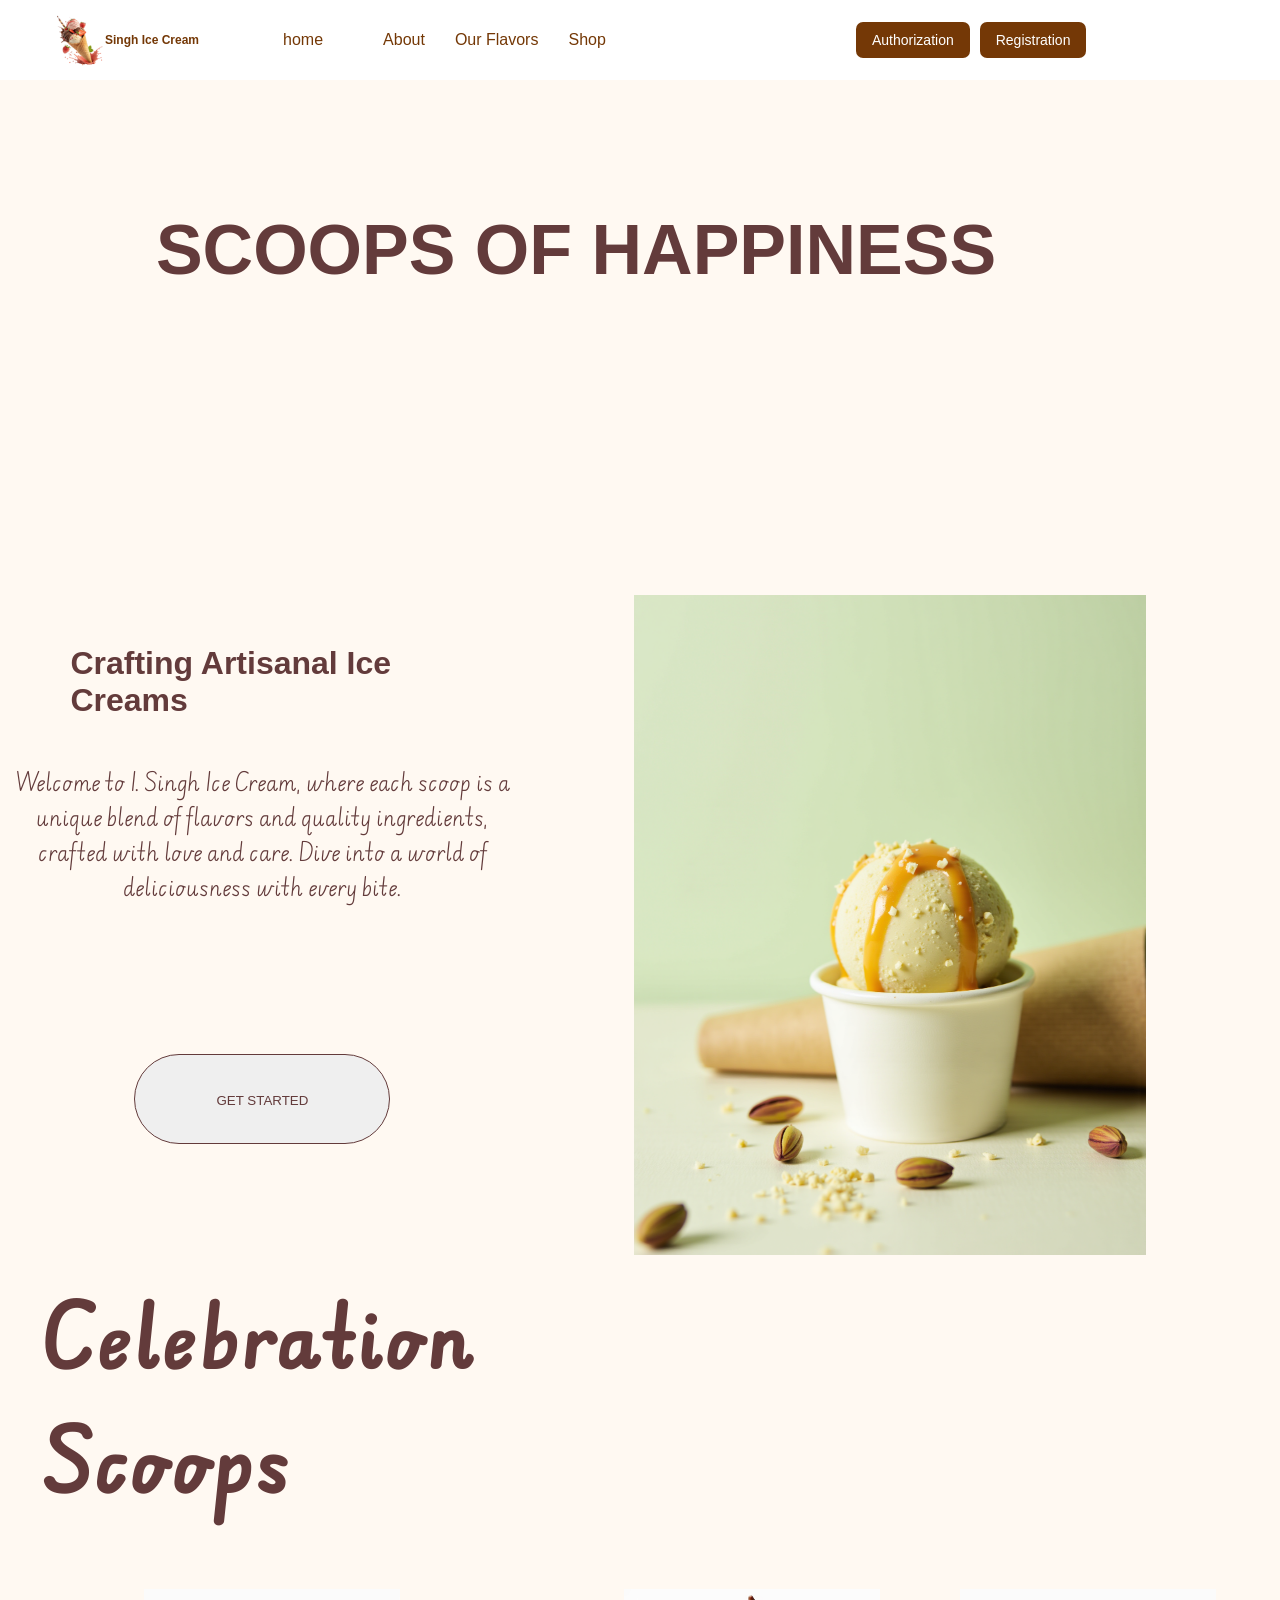
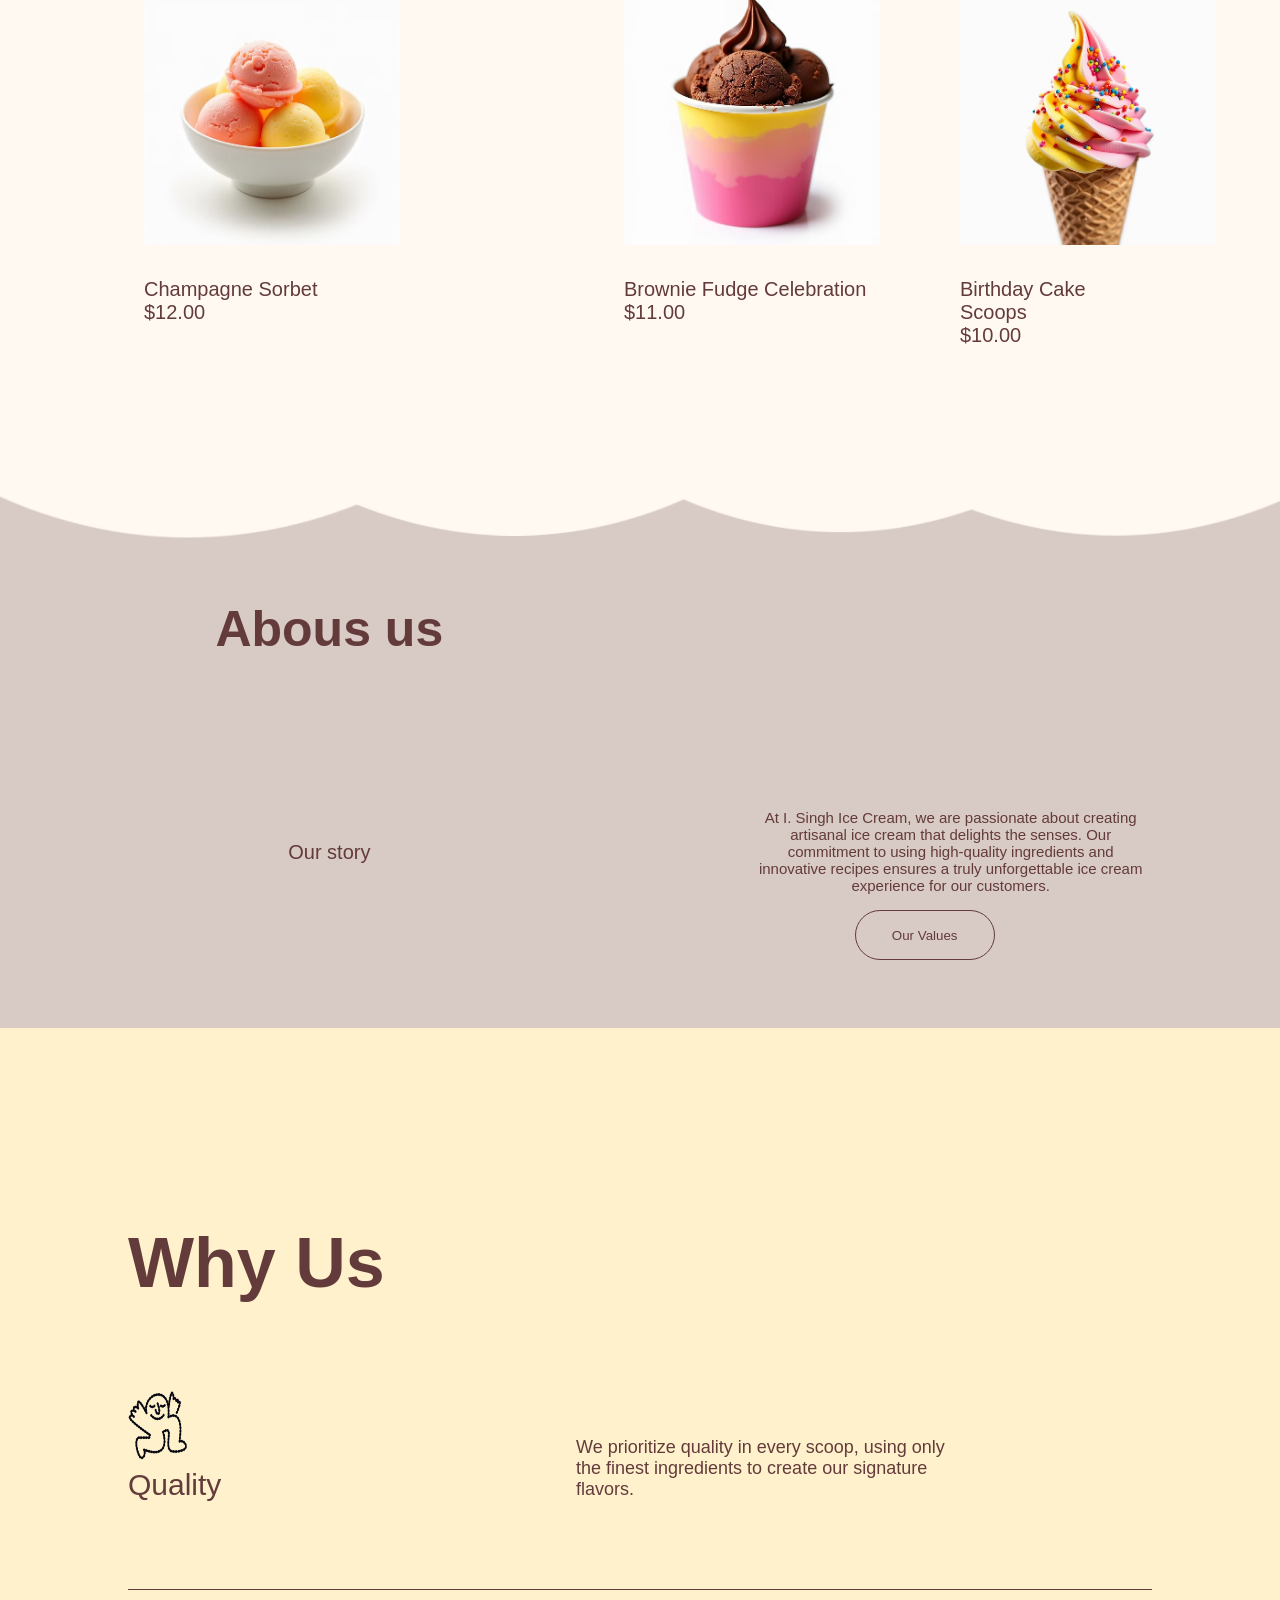
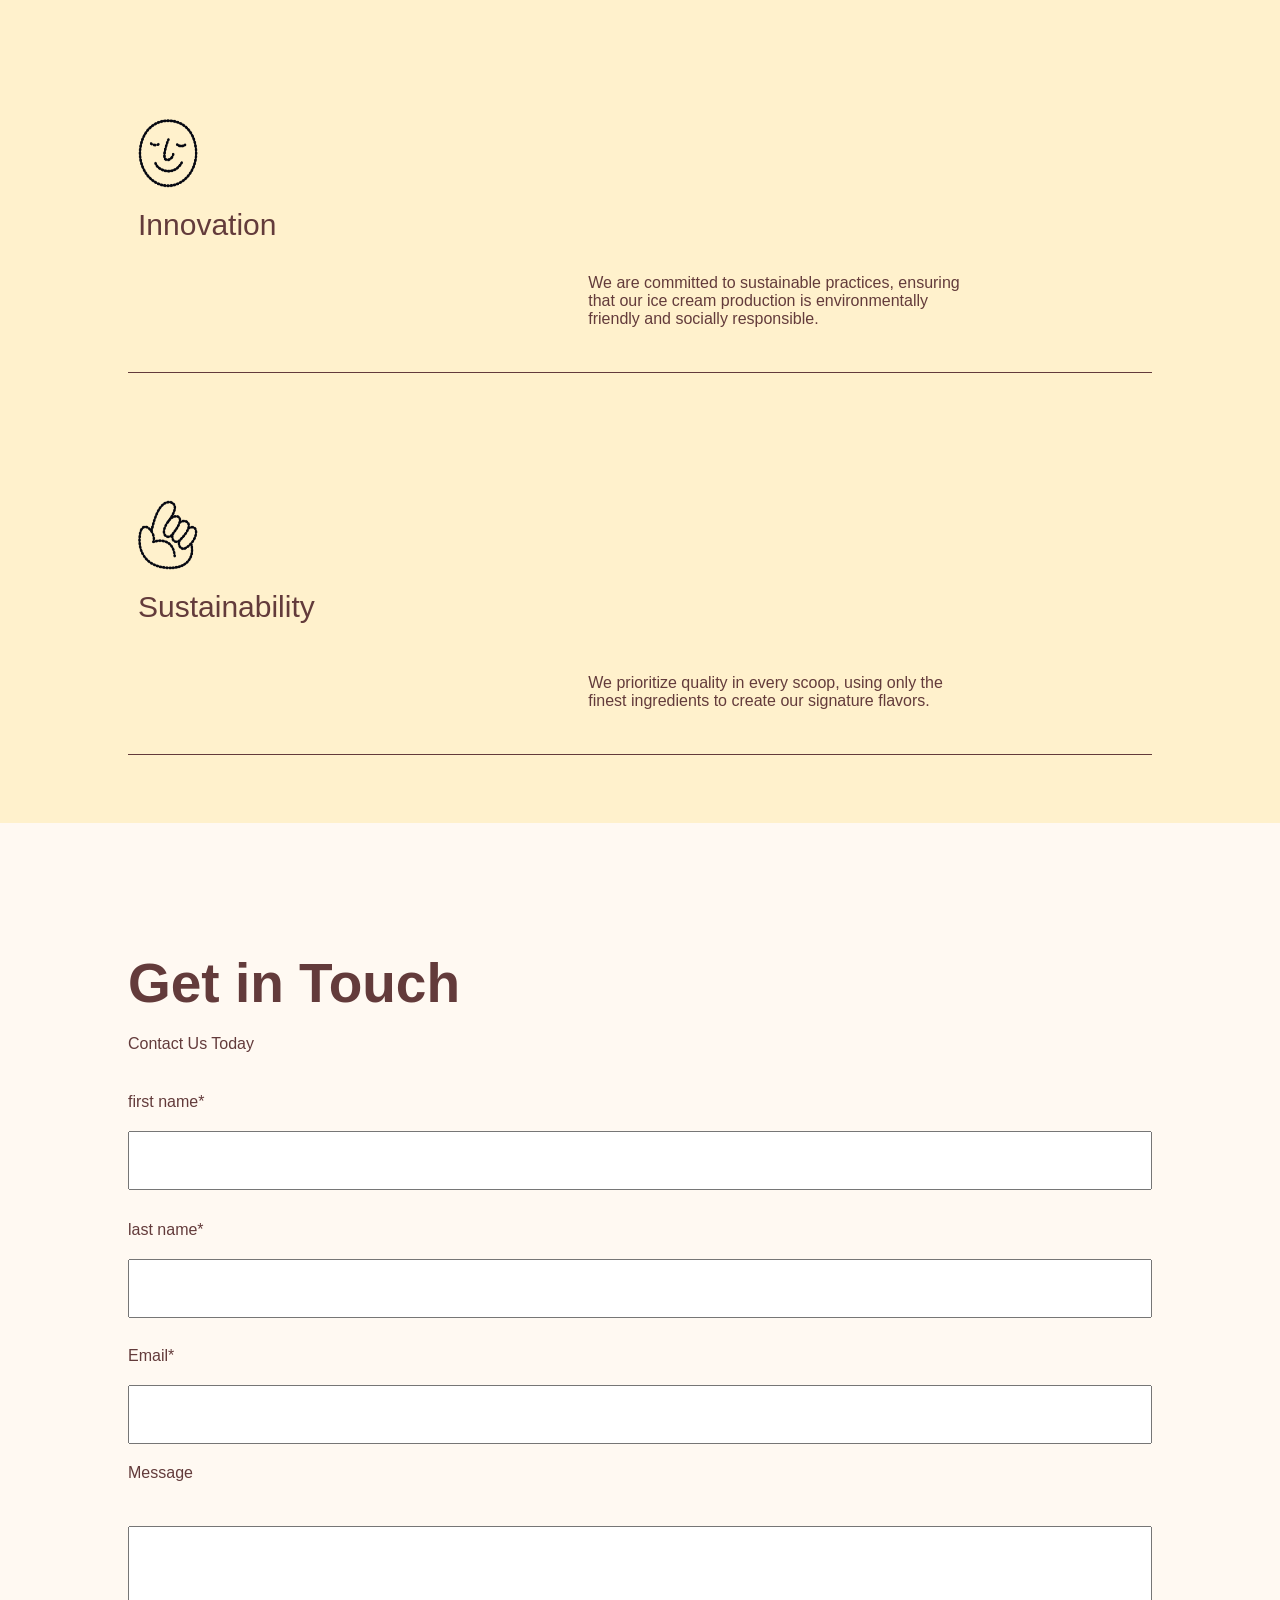
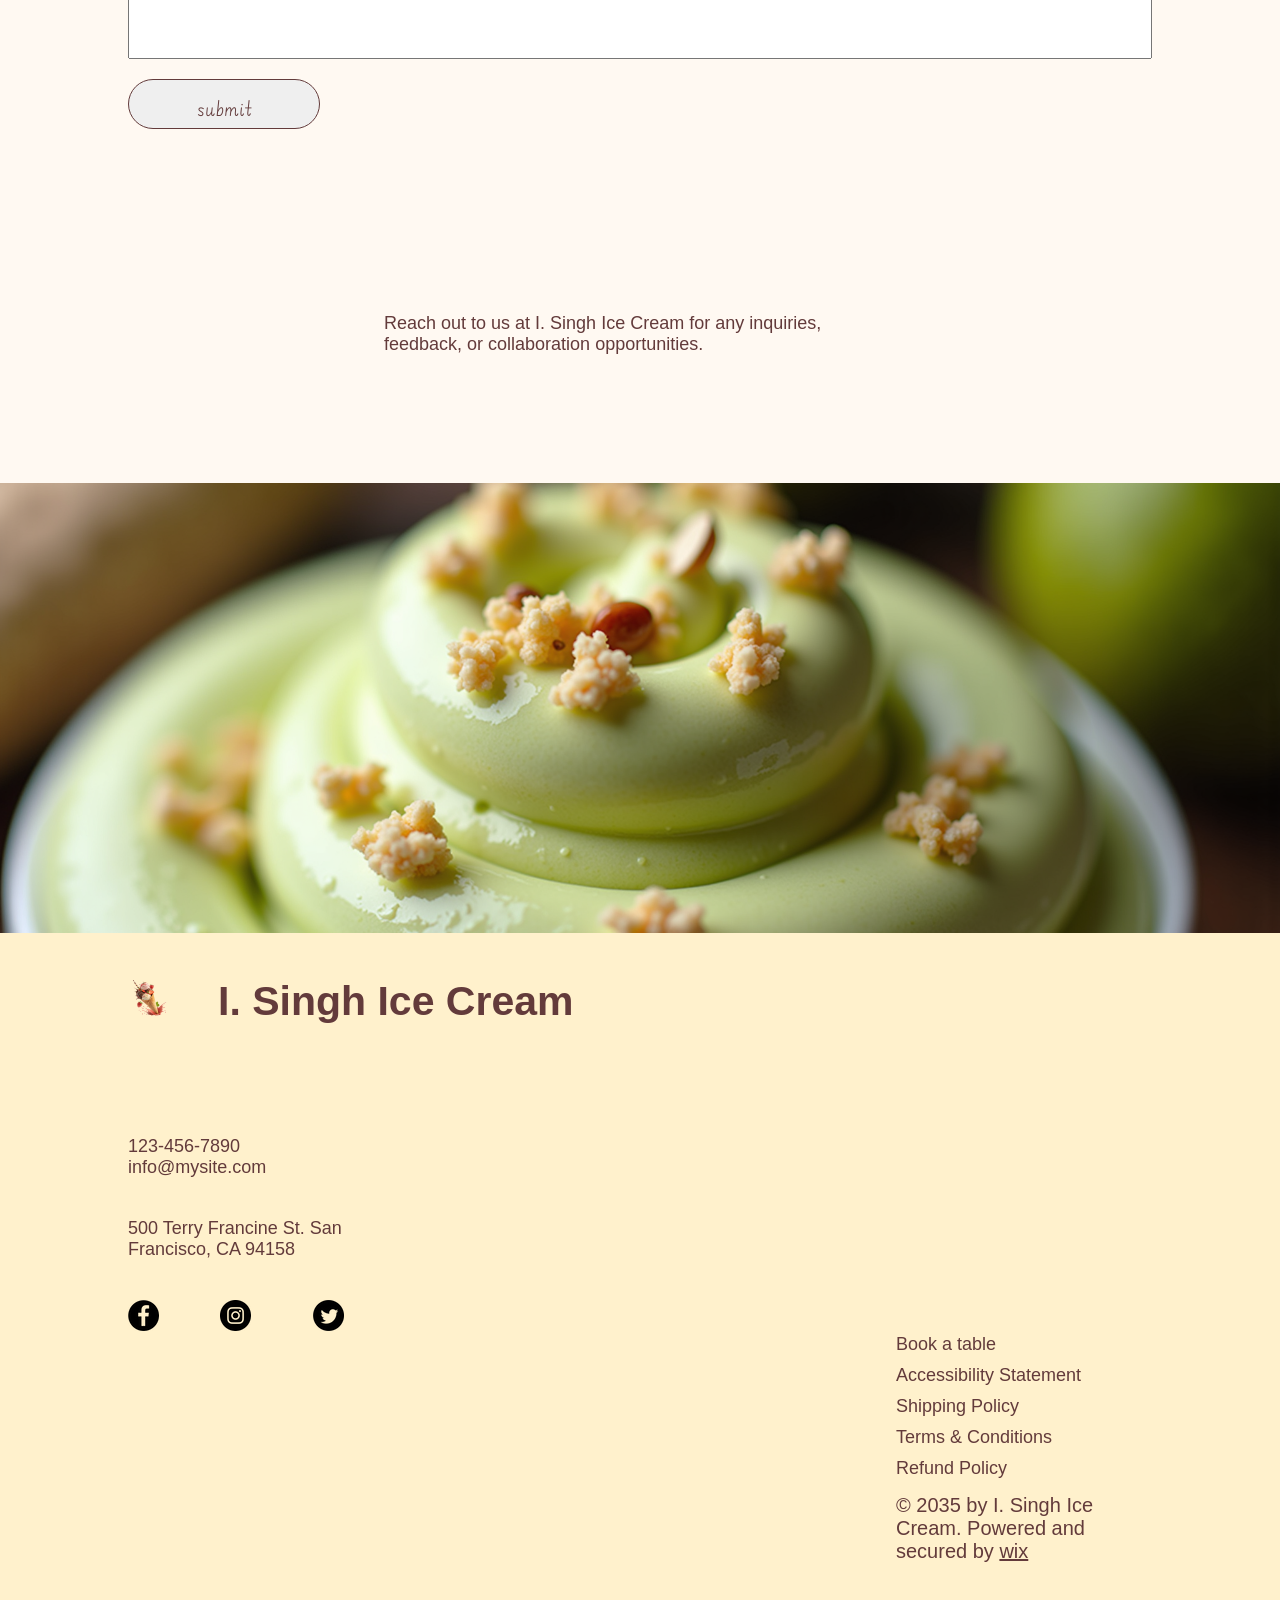
<file: index.html>
<!DOCTYPE html>
<html lang="en">
<head>
    <meta charset="UTF-8">
    <meta name="viewport" content="width=device-width, initial-scale=1.0">
    <meta name="robots" content="index,follow"/>
    <Meta name=”description”   content="sweet,ice cream"/>
    <Meta name="author"  content="natia kasaburi" />
    <Meta name =”keywords” content="delicious,Outstanding,ice cream"/>
    <Meta property="og:title" content="sweet ice cream"/>
    <Meta property="og:description" content="ice cream"/>
    <Meta property="og:type" content="website"/>
    <title>ice cream</title>
    <link rel="stylesheet" href="./sweet.css">
    <link rel="icon" href="./ice.html/favicon.ico"/>
    <link rel="stylesheet" href="https://cdnjs.cloudflare.com/ajax/libs/font-awesome/6.7.2/css/all.min.css" integrity="sha512-Evv84Mr4kqVGRNSgIGL/F/aIDqQb7xQ2vcrdIwxfjThSH8CSR7PBEakCr51Ck+w+/U6swU2Im1vVX0SVk9ABhg==" crossorigin="anonymous" referrerpolicy="no-referrer" />
</head>
<body>
    <div>
        <header class="header">
            <nav class="navbar">
                <div class="brand">
                    <img src="./ice.html/iceee.png" alt="Singh Ice Cream" class="icon">
                    <p class="tex">Singh Ice Cream</p>
                </div>
                <div class="li">
                    <ul class="ul">
                        <li><a href="./index.html">home</li>
                        <li> <a href="./about.html">About</a> </li>
                        <li><a href="./our-flavors.html">Our Flavors</a>  </li>
                        <li> <a href="./shop.html">Shop</a> </li>
                    </ul>
                </div>
                <div class="login1">
                    <div class="login">
                        <button type="button" id="btnLogin"> <a href="./singin.html">Authorization</a></button>
                        <button type="button" id="btnRegister"> <a href="./registre.html">Registration </a></button>
                        <a href="#" class="cart">  Cart (0)</a>
                    </div>
                </div>
                <button type="button" class="burgerbar" id="burgerBtn" aria-label="Open menu">
                    <svg xmlns="http://www.w3.org/2000/svg"    class="burger"  viewBox="0 0 448 512">
                        <path fill="#743806"  d="M0 96C0 78.3 14.3 64 32 64l384 0c17.7 0 32 14.3 32 32s-14.3 32-32 32L32 128C14.3 128 0 113.7 0 96zM0 256c0-17.7 14.3-32 32-32l384 0c17.7 0 32 14.3 32 32s-14.3 32-32 32L32 288c-17.7 0-32-14.3-32-32zM448 416c0 17.7-14.3 32-32 32L32 448c-17.7 0-32-14.3-32-32s14.3-32 32-32l384 0c17.7 0 32 14.3 32 32z">
                        </path>
                    </svg>
                </button>
            </nav>
            <div class="mobileMenu" id="mobileMenu">
                <ul class="mobileNav">
                    <li><a href="./index.html">home</li>
                    <li><a href="./about.html">About</a></li>
                    <li>  <a href="./our-flavors.html">Our Flavors</a> </li>
                    <li> <a href="./shop.html">Shop</a></li>
                </ul>
                <div class="mobileAuth">
                    <button type="button" id="mobileLogin"> <a href="./singin.html">Authorization</a></button>
                    <button type="button" id="mobileRegister"><a href="./registre.html">Registration </a></button>
                    <a href="#" class="mobileCart"> Cart (0)</a>
                </div>
            </div>
        </header>
        <main>
            <h1>SCOOPS OF HAPPINESS</h1>
            <div class="content">
                <div class="content1">
                    <h3>Crafting Artisanal Ice Creams</h3>
                    <p class="welcome">Welcome to I. Singh Ice Cream, where each scoop is a unique blend of flavors and quality ingredients,
                             crafted with love and care. Dive into a world of deliciousness with every bite.</p>
                    <button class="getstarted"> <a href="./cacke.html">GET STARTED</a> </button>
                </div>
                <img src="./ice.html/ice cream.png" alt="ice cream"  class="ice" >
            </div>
            <section>
                <h2 class="h2">Celebration Scoops</h2>
                <div class="content-3">
                    <div class="content3">
                        <div class="content4">
                            <img src="./ice.html/one.avif" alt="ice cream" class="icecream">
                            <p class="animeishen">Quick View</p>
                            <a href="#" class="box1">Champagne Sorbet </a>
                            <a href="#">$12.00</a>
                        </div>
                        <div class="content4">
                            <img src="./ice.html/two.avif" alt="ice cream"  class="icecream">
                            <p class="animeishen">  Quick View</p>
                            <a href="#" class="box1">Brownie Fudge  Celebration</a>
                            <a href="#">$11.00</a>
                        </div>
                    </div>
                    <div class="content5">
                        <img src="./ice.html/three.avif" alt="ice cream" class="icecream1">
                        <p class="animeishen"> Quick View</p>
                        <a href="#" class="box">Birthday Cake Scoops</a>
                        <a href="#">$10.00</a>
                    </div>
                </div>
                <div class="radio">
                    <form action class="radio1">
                        <input type="radio" class="radio2">
                        <input type="radio" class="radio2">
                        <input type="radio" class="radio2">
                    </form>
                </div>       
            </section>
            <article>
                <img src="./ice.html/888.png"  alt="desing" class="desing">
                <div class="section">
                    <div class="about">
                        <h4 class="us"> Abous us </h4>
                        <p class="our">Our story</p>
                    </div> 
                     <div class="about1">
                         <p>At I. Singh Ice Cream, we are passionate about creating artisanal ice cream that delights the senses.
                                Our commitment to using high-quality ingredients and innovative recipes ensures
                                a truly unforgettable ice cream experience for our customers.
                        </p>
                         <button class="values"> <a href="./about.html">Our Values</a> </button>
                    </div>
                </div>
                <div class="home">
                    <div class="inboxs">
                        <div class="conteiner1">        
                            <h4> Why Us</h4>
                            <div class="conteiner-">
                                <img src="./ice.html/two2.png" alt="men" class="smile">  
                                <p> Quality </p>
                            </div>
                        </div>
                        <div class="conteiner-2">
                            <p>We prioritize quality in every scoop, using only the finest ingredients to create our signature flavors.</p>
                        </div>
                    </div>
                    <div class="conteiner-0">
                        <div class="conteiner-1">
                            <img src="./ice.html/three3.png" alt="photo" class="smile">
                            <p>Innovation</p>
                        </div>
                        <div class="conteiner">
                            <p>  We are committed to sustainable practices, ensuring that our ice cream production is environmentally friendly and socially responsible.      
                            </p>
                        </div>
                    </div>
                    <div class="conteiner-0 ">
                        <div class="conteiner-1">
                            <img src="./ice.html/one1.png" alt="icon" class="smile smile1">
                            <p> Sustainability</p>
                         </div>
                        <div class="conteiner" >
                            <p>We prioritize quality in every scoop, using only the finest ingredients to create our signature flavors.</p>
                        </div>
                    </div>
                </div>
            </article>
            <aside>
                <div class="input">
                    <div class="get">
                        <h5>Get in Touch</h5>
                        <p>Contact Us Today</p>  
                        <div class="registre">
                            <form action class="name">
                                <label for="name" class="name1">first name*</label>
                                <input type="name" id="name" name="name" required>
                            </form>
                            <form action class="lastname">
                                <label for="lastname" class="lastname1"> last name*</label>
                                <input type="name" id="lastname" name="lastname" required>
                            </form>
                        </div>
                        <div class="registre1"> 
                            <form action class="mail">
                                <label for="email" class="email">Email*</label>
                                <input type="email" id="email" name="email" required>
                            </form>
                        </div>
                        <div>  
                            <form action class="checkbox">
                                <label for="text" class="checkbox1">Message</label>
                                <input type="text" id="text" name="text" required>
                                <button type="submit" name="submit"  required  class="submit" >submit</button>
                            </form> 
                        </div>
                    </div>
                    <div class="text1">
                        <p>  Reach out to us at I. Singh Ice Cream for any inquiries, feedback, or collaboration opportunities.</p>
                    </div>
                </div>
                <div>
                    <img src="./ice.html/ice.png" alt="ice" class="ice1">
                </div>
            </aside>
        </main>
        <footer>
            <div class="information">
                <div class="information1">
                    <div class="Log">
                        <img src="./ice.html/iceee.png" alt="icon" class="icon1">
                        <h6>I. Singh Ice Cream</h6>
                    </div>
                    <div class="log1">
                        <div class="info">
                            <a href="tel:123-456-7890">123-456-7890</a>
                            <a href="mailinfo@mysite.com">info@mysite.com</a>    
                        </div>
                        <div class="info1">
                            <p>500 Terry Francine St. San </p>
                            <p>Francisco, CA 94158</p>
                        </div>
                        <ul class="info2">
                            <li>
                                <a href="https://www.facebook.com/" target="_blank">
                                    <img src="./ice.html/facebook.png">
                                </a>
                            </li>
                            <li>
                                <a href="https://www.instagram.com/" target="_blank">
                                    <img src="./ice.html/instagram.png">
                                </a>
                            </li>
                            <li>
                                <a href="https://www.instagram.com/" target="_blank">
                                    <img src="./ice.html/twiter.png" alt="twiter">
                                </a>
                            </li>
                        </ul>
                    </div>
                </div>
                <div class="information2">
                    <div class="href">
                        <a href="./book.html">Book a table</a>
                        <a href="./Accessibility Statement.html">Accessibility Statement</a>
                        <a href="./cards.html">Shipping Policy</a>
                        <a href="./cards.html">Terms & Conditions</a>
                        <a href="./Accessibility Statement.html">Refund Policy</a>
                    </div>
                    <div class="last1">
                        <p>© 2035 by I. Singh Ice Cream. Powered and secured by <span style=text-decoration:underline>wix</span>  </p>
                    </div>
                </div>
            </div>
        </footer>
    </div> 
    <script src="./index.js"></script>
</body>
</html>
</file>
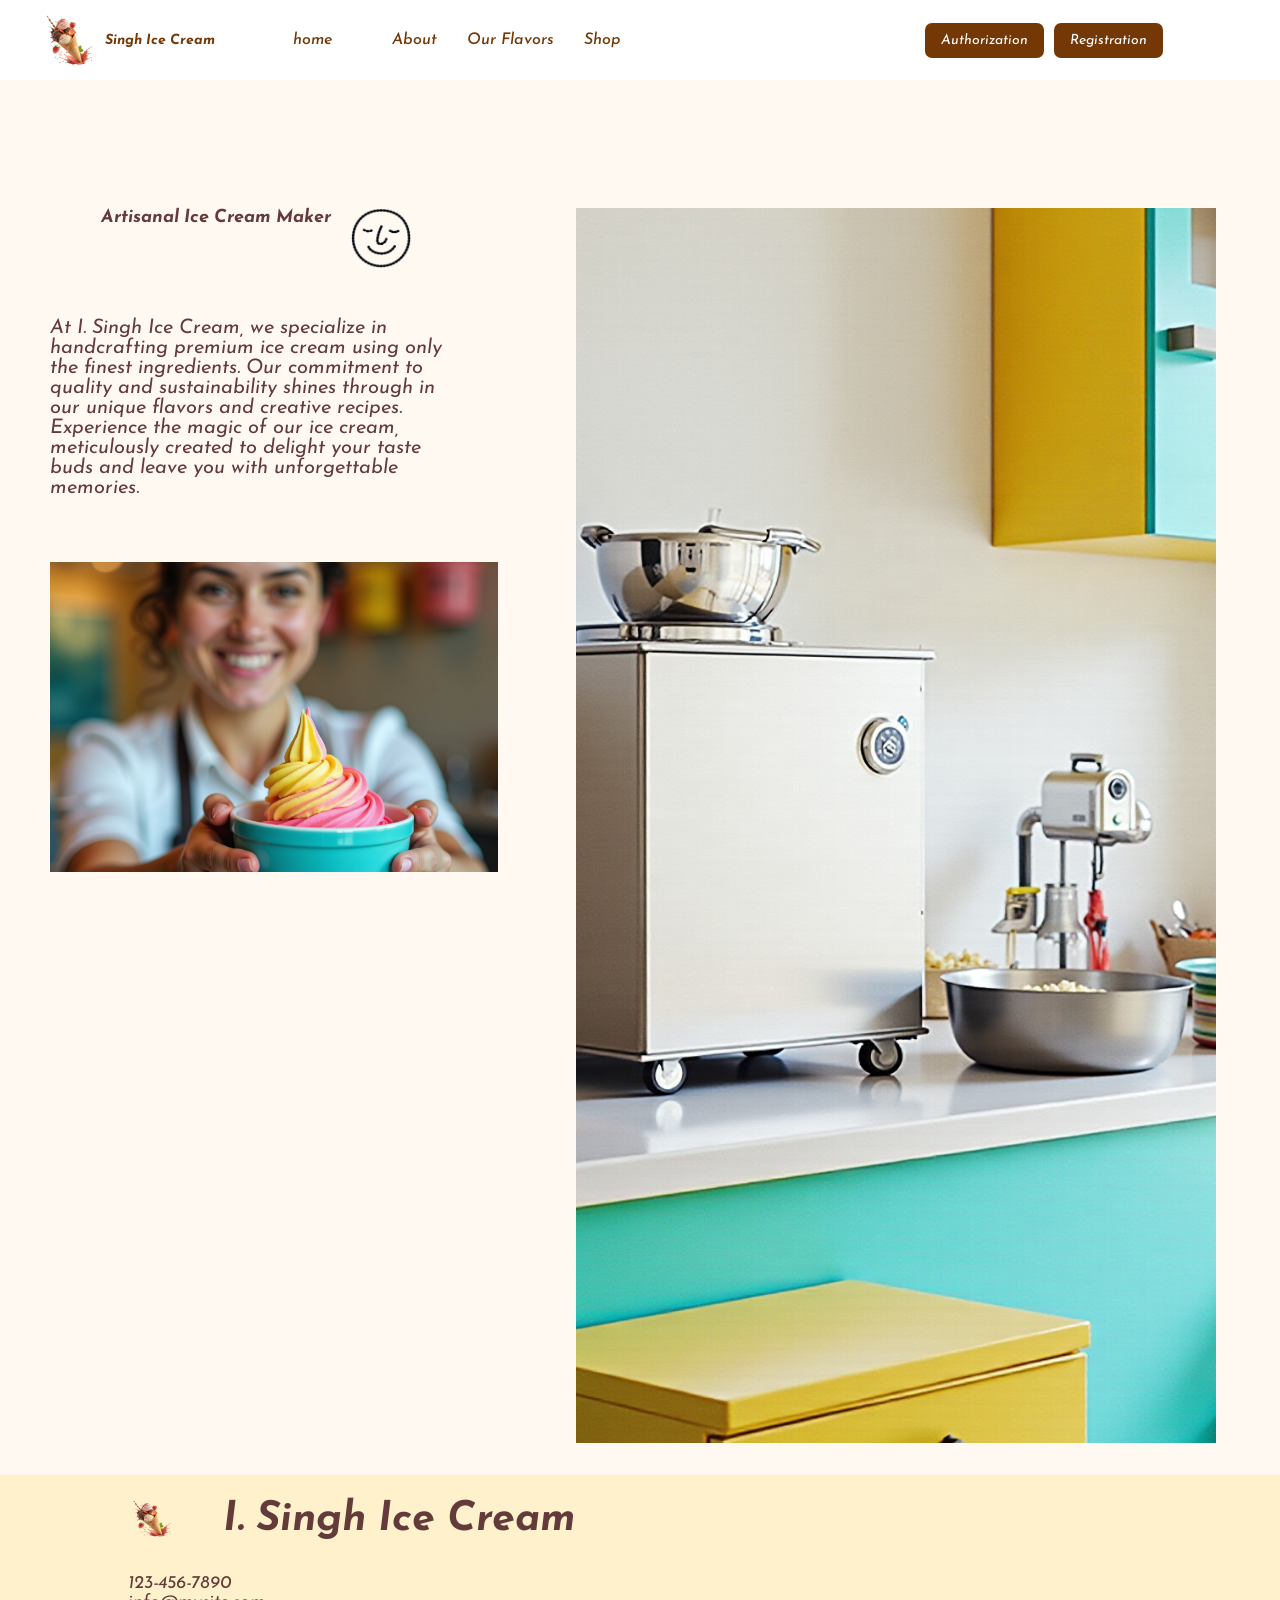
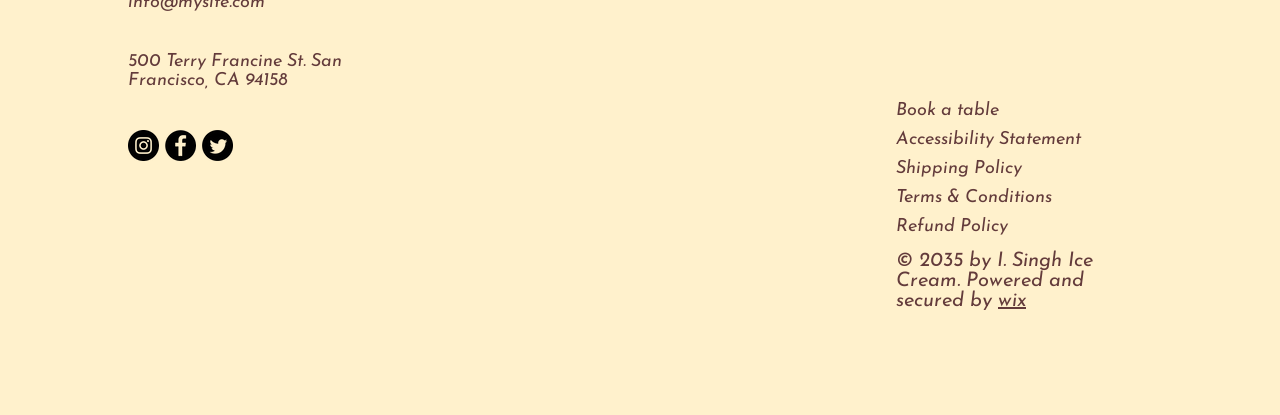
<file: about.html>
<!DOCTYPE html>
<html lang="en">
<head>
    <meta charset="UTF-8">
    <meta name="viewport" content="width=device-width, initial-scale=1.0">
    <meta name="robots" content="index,follow"/>
    <Meta name=”description”   content="sweet,ice cream"/>
    <Meta name="author"  content="natia kasaburi" />
    <Meta name =”keywords” content="delicious,Outstanding,ice cream"/>
    <Meta property="og:title" content="sweet ice cream"/>
    <Meta property="og:description" content="ice cream"/>
    <Meta property="og:type" content="website"/>
    <title>ice cream</title>
    <link rel="stylesheet" href="./about.css">
    <link rel="icon" href="./ice.html/favicon.ico"/>
    <link rel="stylesheet" href="https://cdnjs.cloudflare.com/ajax/libs/font-awesome/6.7.2/css/all.min.css" integrity="sha512-Evv84Mr4kqVGRNSgIGL/F/aIDqQb7xQ2vcrdIwxfjThSH8CSR7PBEakCr51Ck+w+/U6swU2Im1vVX0SVk9ABhg==" crossorigin="anonymous" referrerpolicy="no-referrer" />
</head>
    <body>
        <div>
            <header class="header">
                <nav class="navbar">
                    <div class="brand">
                        <img src="./ice.html/iceee.png" alt="Singh Ice Cream" class="icon">
                        <p class="tex">Singh Ice Cream</p>
                    </div>
                    <div class="li">
                        <ul class="ul">
                            <li><a href="./index.html">home</li>
                            <li> <a href="./about.html">About</a> </li>
                            <li><a href="./our-flavors.html">Our Flavors</a>  </li>
                            <li> <a href="./shop.html">Shop</a> </li>
                        </ul>
                    </div>
                    <div class="login1">
                        <div class="login">
                            <button type="button" id="btnLogin"> <a href="./singin.html">Authorization</a></button>
                            <button type="button" id="btnRegister"> <a href="./registre.html">Registration </a></button>
                            <a href="#" class="cart">  Cart (0)</a>
                        </div>
                    </div>
                    <button type="button" class="burgerbar" id="burgerBtn" aria-label="Open menu">
                        <svg xmlns="http://www.w3.org/2000/svg"    class="burger"  viewBox="0 0 448 512">
                            <path fill="#743806"  d="M0 96C0 78.3 14.3 64 32 64l384 0c17.7 0 32 14.3 32 32s-14.3 32-32 32L32 128C14.3 128 0 113.7 0 96zM0 256c0-17.7 14.3-32 32-32l384 0c17.7 0 32 14.3 32 32s-14.3 32-32 32L32 288c-17.7 0-32-14.3-32-32zM448 416c0 17.7-14.3 32-32 32L32 448c-17.7 0-32-14.3-32-32s14.3-32 32-32l384 0c17.7 0 32 14.3 32 32z">
                            </path>
                        </svg>
                    </button>
                </nav>
                <div class="mobileMenu" id="mobileMenu">
                    <ul class="mobileNav">
                        <li><a href="./index.html">home</li>
                        <li><a href="./about.html">About</a></li>
                        <li><a href="./our-flavors.html">Our Flavors</a> </li>
                        <li><a href="./shop.html">Shop</a></li>
                    </ul>
                    <div class="mobileAuth">
                        <button type="button" id="mobileLogin"><a href="./singin.html">Authorization</a></button>
                        <button type="button" id="mobileRegister"><a href="./registre.html">Registration </a></button>
                        <a href="#" class="mobileCart"> Cart (0)</a>
                    </div>
                </div>
            </header>
            <main>
                <div class="content">
                    <div class="content1">
                        <div class="content2">
                            <h1>Artisanal Ice Cream Maker</h1>
                            <img src="./ice.html/three3.png" alt="smile" class="men">
                        </div>
                        <div class="conteiner">
                            <p class="at">At I. Singh Ice Cream, we specialize in handcrafting premium ice cream using only the finest ingredients. Our commitment to quality and sustainability shines through in our unique flavors and creative recipes. Experience the magic of our ice cream,
                                meticulously created to delight your taste buds and leave you with unforgettable memories.
                            </p>  
                            <img src="./ice.html/8888.png" alt=" sweet" class="sweet">
                        </div>
                    </div>
                    <div class="content3">
                        <img src="./ice.html/about.png" alt="kitchen" class="kitchen">
                    </div>
                </div>
            </main>
            <footer>
                <div class="information">
                    <div class="information1">
                        <div class="Log">
                            <img src="./ice.html/iceee.png" alt="icon" class="icon1">
                            <h3>I. Singh Ice Cream</h3>
                        </div>
                        <div class="log1">
                            <div class="info">
                                <a href="tel:123-456-7890">123-456-7890</a>
                                <a href="mailinfo@mysite.com">info@mysite.com</a>    
                            </div>
                            <div class="info1">
                                <p>500 Terry Francine St. San </p>
                                <p>Francisco, CA 94158</p>
                            </div>
                            <div>
                                <img src="./ice.html/instagram.png" alt="instagram">
                                <img src="./ice.html/facebook.png" alt="facebook">
                                <img src="./ice.html/twiter.png" alt="twiter">
                            </div>
                        </div>
                    </div>
                    <div class="information2">
                        <div class="href">
                            <a href="./book.html">Book a table</a>
                            <a href="./Accessibility Statement.html">Accessibility Statement</a>
                            <a href="./cards.html">Shipping Policy</a>
                            <a href="./Accessibility Statement.html">Terms & Conditions</a>
                            <a href="./Accessibility Statement.html">Refund Policy</a>
                        </div>
                        <div class="last">
                            <p>© 2035 by I. Singh Ice Cream. Powered and secured by <span style=text-decoration:underline>wix</span>  </p>
                        </div>
                    </div>
                </div>
            </footer>
        </div>
    </body>
    <script src="./index.js"></script>
</html>
</file>
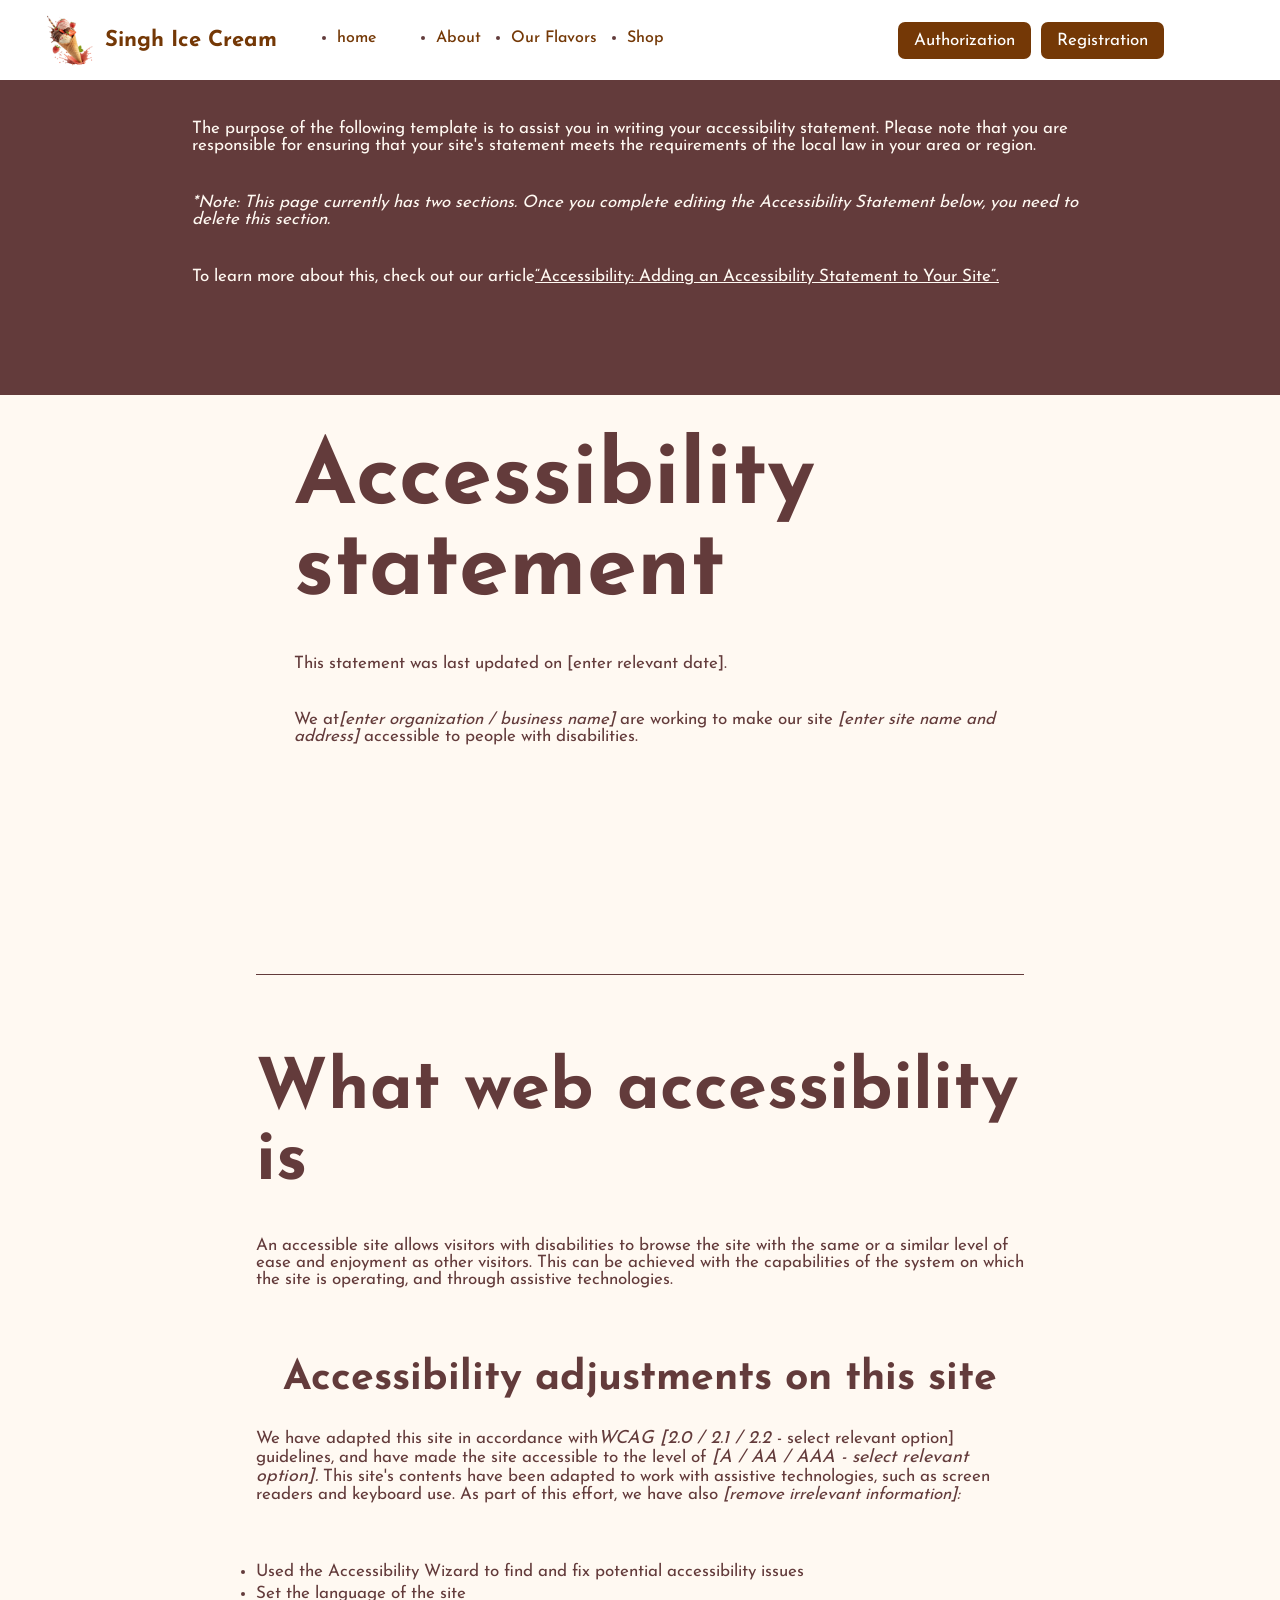
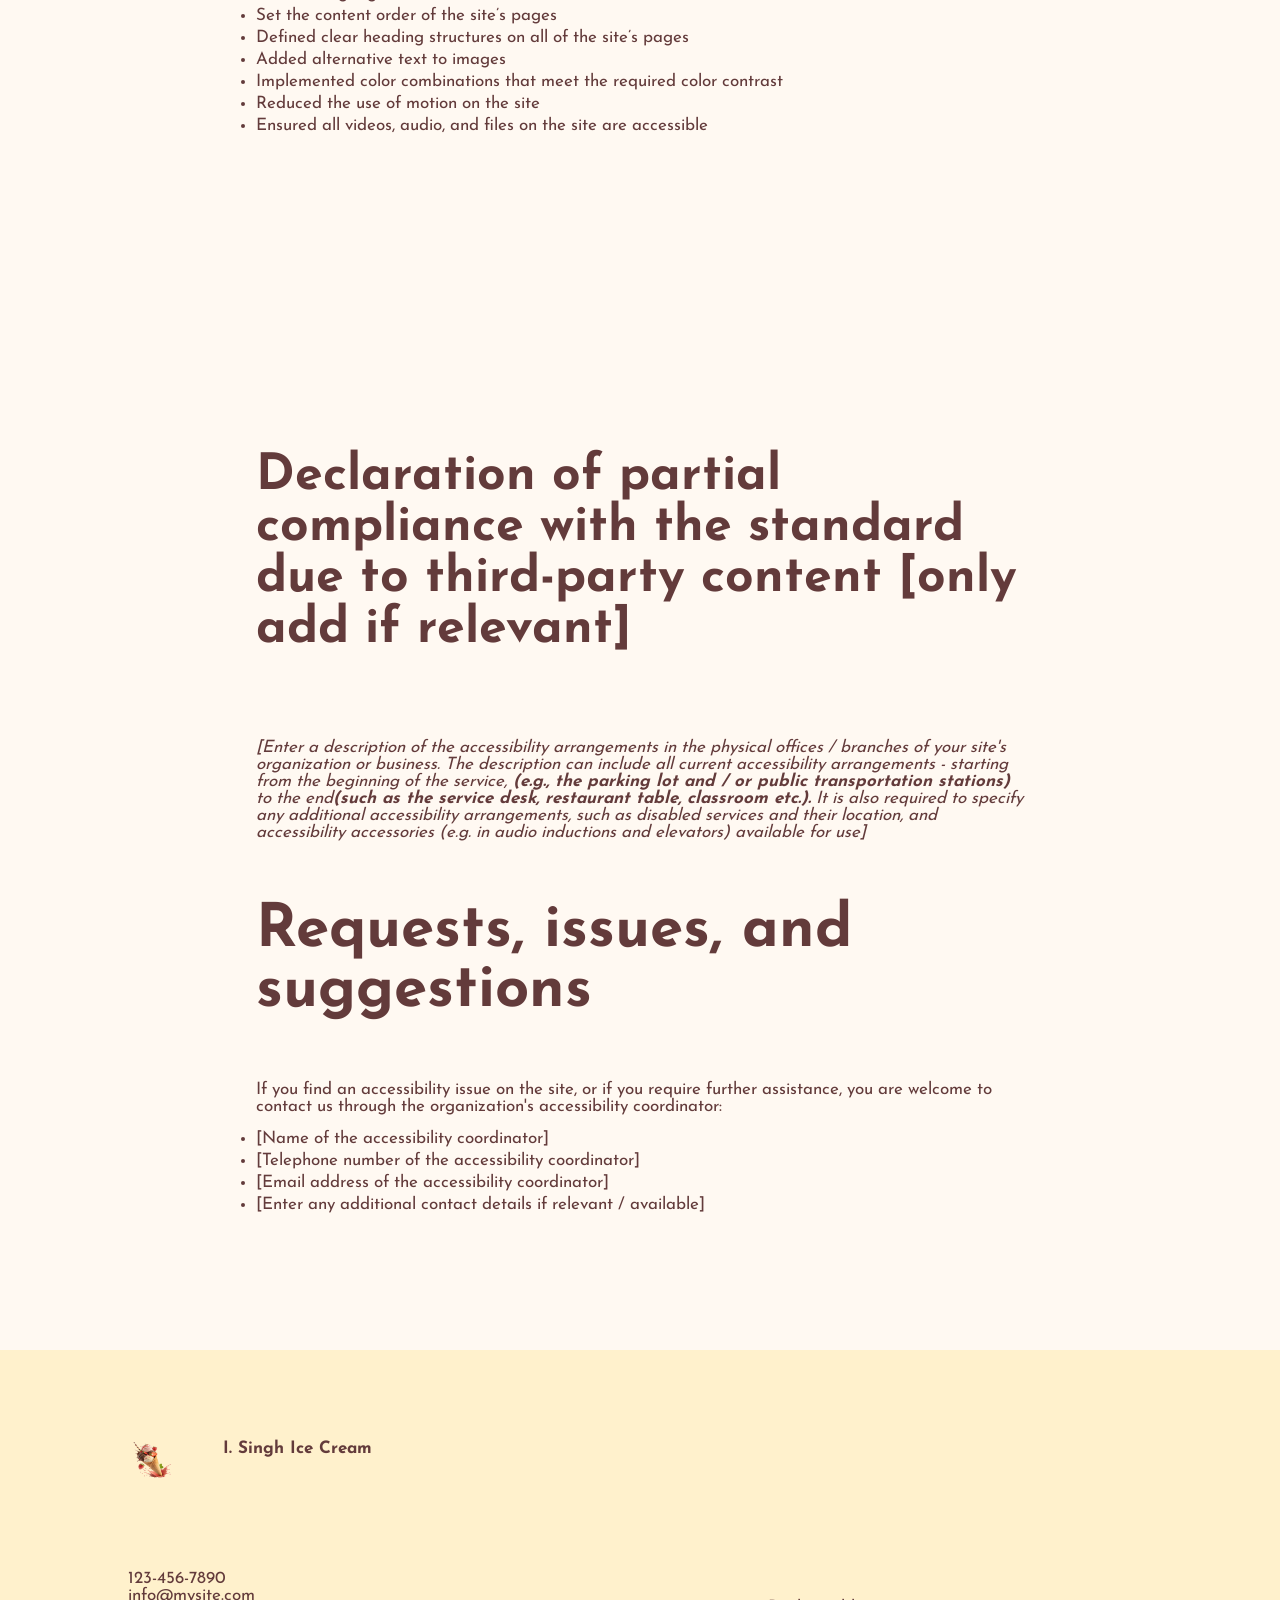
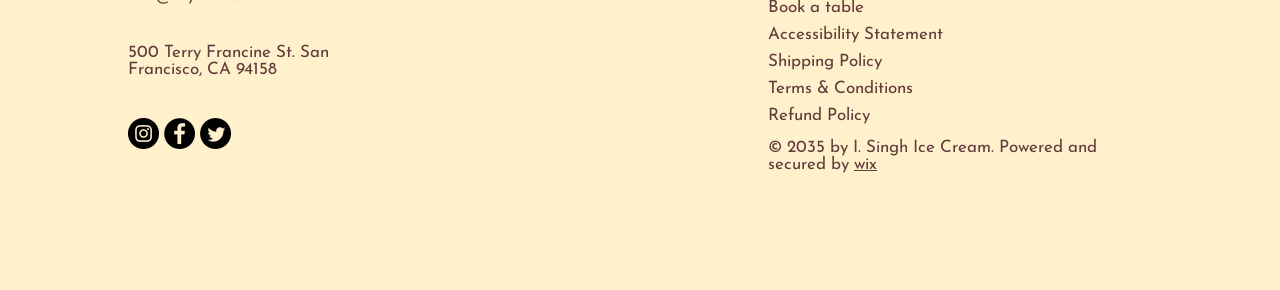
<file: Accessibility Statement.html>
<!DOCTYPE html>
<html lang="en">
<head>
    <meta charset="UTF-8">
    <meta name="viewport" content="width=device-width, initial-scale=1.0">
    <meta name="robots" content="index,follow"/>
    <Meta name=”description”   content="sweet,ice cream"/>
    <Meta name="author"  content="natia kasaburi" />
    <Meta name =”keywords” content="delicious,Outstanding,ice cream"/>
    <Meta property="og:title" content="sweet ice cream"/>
    <Meta property="og:description" content="ice cream"/>
    <Meta property="og:type" content="website"/>
    <title>ice cream</title>
    <link rel="stylesheet" href="./Accessibility Statement.css">
    <link rel="icon" href="./ice.html/favicon.ico"/>
    <link rel="stylesheet" href="https://cdnjs.cloudflare.com/ajax/libs/font-awesome/6.7.2/css/all.min.css" integrity="sha512-Evv84Mr4kqVGRNSgIGL/F/aIDqQb7xQ2vcrdIwxfjThSH8CSR7PBEakCr51Ck+w+/U6swU2Im1vVX0SVk9ABhg==" crossorigin="anonymous" referrerpolicy="no-referrer" />
</head>
    <body>
        <div>
                    <header class="header">
                <nav class="navbar">
                    <div class="brand">
                        <img src="./ice.html/iceee.png" alt="Singh Ice Cream" class="icon">
                        <p class="tex">Singh Ice Cream</p>
                    </div>
                    <div class="li">
                        <ul class="ul">
                            <li><a href="./index.html">home</li>
                            <li> <a href="./about.html">About</a> </li>
                            <li><a href="./our-flavors.html">Our Flavors</a>  </li>
                            <li> <a href="./shop.html">Shop</a> </li>
                        </ul>
                    </div>
                    <div class="login1">
                        <div class="login">
                            <button type="button" id="btnLogin"> <a href="./singin.html">Authorization</a></button>
                            <button type="button" id="btnRegister"> <a href="./registre.html">Registration </a></button>
                            <a href="#" class="cart">  Cart (0)</a>
                        </div>
                    </div>
                    <button type="button" class="burgerbar" id="burgerBtn" aria-label="Open menu">
                        <svg xmlns="http://www.w3.org/2000/svg"    class="burger"  viewBox="0 0 448 512">
                            <path fill="#743806"  d="M0 96C0 78.3 14.3 64 32 64l384 0c17.7 0 32 14.3 32 32s-14.3 32-32 32L32 128C14.3 128 0 113.7 0 96zM0 256c0-17.7 14.3-32 32-32l384 0c17.7 0 32 14.3 32 32s-14.3 32-32 32L32 288c-17.7 0-32-14.3-32-32zM448 416c0 17.7-14.3 32-32 32L32 448c-17.7 0-32-14.3-32-32s14.3-32 32-32l384 0c17.7 0 32 14.3 32 32z">
                            </path>
                        </svg>
                    </button>
                </nav>
                <div class="mobileMenu" id="mobileMenu">
                    <ul class="mobileNav">
                        <li><a href="./index.html">home</li>
                        <li><a href="./about.html">About</a></li>
                        <li><a href="./our-flavors.html">Our Flavors</a> </li>
                        <li><a href="./shop.html">Shop</a></li>
                    </ul>
                    <div class="mobileAuth">
                        <button type="button" id="mobileLogin"><a href="./singin.html">Authorization</a></button>
                        <button type="button" id="mobileRegister"><a href="./registre.html">Registration </a></button>
                        <a href="#" class="mobileCart"> Cart (0)</a>
                    </div>
                </div>
            </header>
            <main class="main1">
                <div class="content">
                    <p class="content1">
                        The purpose of the following template is to assist you in writing your accessibility statement. Please note that you are responsible for ensuring that your site's statement meets the requirements of the local law in your area or region.
                    </p>
                    <i class="content2">*Note: This page currently has two sections. Once you complete editing the Accessibility Statement below, you need to delete this section.
                    </i>
                    <p class="content3">
                        To learn more about this, check out our article<span class="span">“Accessibility: Adding an Accessibility Statement to Your Site”.</span>
                    </p>
                </div>
                <div class="boxs">
                    <div class="box1">
                        <h1>Accessibility statement</h1>
                        <p class="this"> This statement was last updated on [enter relevant date].</p>
                        <p class="this1">We at<i>[enter organization / business name]</i> are working to make our site<i> [enter site name and  address]</i> accessible to people with disabilities.</p>
                    </div>
                    <div class="box2">
                        <h2>What web accessibility is</h2>
                        <p class="an">An accessible site allows visitors with disabilities to browse the site with the same or a similar level of ease and enjoyment as other visitors. This can be achieved with the capabilities of the system on which the site is operating, and through assistive technologies.
                        </p>
                        <h3> Accessibility adjustments on this site</h3>
                        <p class="we"> We have adapted this site in accordance with<i><span class="wcag">WCAG [2.0 / 2.1 / 2.2 </span></i>- select relevant option] guidelines, and have made the site accessible to the level of<i><span class="wcag"> [A / AA / AAA - select relevant option].</span></i> This site's contents have been adapted to work with assistive technologies, such as screen readers and keyboard use. As part of this effort, we have also<i> [remove irrelevant information]:</i>
                        </p>
                    </div>
                    <div>
                        <ul class="box3">
                            <li>Used the Accessibility Wizard to find and fix potential accessibility issues</li>
                            <li>Set the language of the site </li>
                            <li>Set the content order of the site’s pages</li>
                            <li>Defined clear heading structures on all of the site’s pages</li>
                            <li>Added alternative text to images</li>
                            <li>Implemented color combinations that meet the required color contrast</li>
                            <li>Reduced the use of motion on the site</li>
                            <li>Ensured all videos, audio, and files on the site are accessible</li>
                        </ul>
                    </div>
                    <h4>Declaration of partial compliance with the standard due to third-party content [only add if relevant] </h4>
                    <p class="enter"><i>[Enter a description of the accessibility arrangements in the physical offices / branches of your site's organization or business. The description can include all current accessibility arrangements  - starting from the beginning of the service,<b> (e.g., the parking lot and / or  public transportation stations)</b> to the end<b>(such as the service desk, restaurant table, classroom etc.).</b> It is also required to specify any additional accessibility arrangements, such as disabled services and their location, and accessibility accessories (e.g. in audio inductions and elevators) available for use]</i>
                    </p>
                    <h5>Requests, issues, and suggestions</h5>
                    <p class="if">If you find an accessibility issue on the site, or if you require further assistance, you are welcome to contact us through the organization's accessibility coordinator:</p>
                    <ul class="box4">
                        <li>[Name of the accessibility coordinator]</li>
                        <li>[Telephone number of the accessibility coordinator]</li>
                        <li>[Email address of the accessibility coordinator]</li>
                        <li>[Enter any additional contact details if relevant / available]</li>
                    </ul>
                </div>
            </main>
            <footer>
                <div class="information">
                    <div class="information1">
                        <div class="Log">
                            <img src="./ice.html/iceee.png" alt="icon" class="icon1">
                            <h6>I. Singh Ice Cream</h3>
                        </div>
                    <div class="log1">
                        <div class="info">
                            <a href="tel:123-456-7890">123-456-7890</a>
                            <a href="mailinfo@mysite.com">info@mysite.com</a>    
                        </div>
                        <div class="info1">
                            <p>500 Terry Francine St. San </p>
                            <p>Francisco, CA 94158</p>
                        </div>
                         <div>
                            <img src="./ice.html/instagram.png" alt="instagram">
                            <img src="./ice.html/facebook.png" alt="facebook">
                            <img src="./ice.html/twiter.png" alt="twiter">
                        </div>
                    </div>
                </div>
                <div class="information2">
                    <div class="href">
                        <a href="./book.html">Book a table</a>
                        <a href="./Accessibility Statement.html">Accessibility Statement</a>
                        <a href="./cards.html">Shipping Policy</a>
                        <a href="./Accessibility Statement.html">Terms & Conditions</a>
                        <a href="./Accessibility Statement.html">Refund Policy</a>
                    </div>
                    <div>
                        <p>© 2035 by I. Singh Ice Cream. Powered and secured by <span style=text-decoration:underline>wix</span>  </p>
                    </div>
                </div>
            </footer>
        </div>
    </body>
    <script src="./index.js"></script>
</html>
</file>
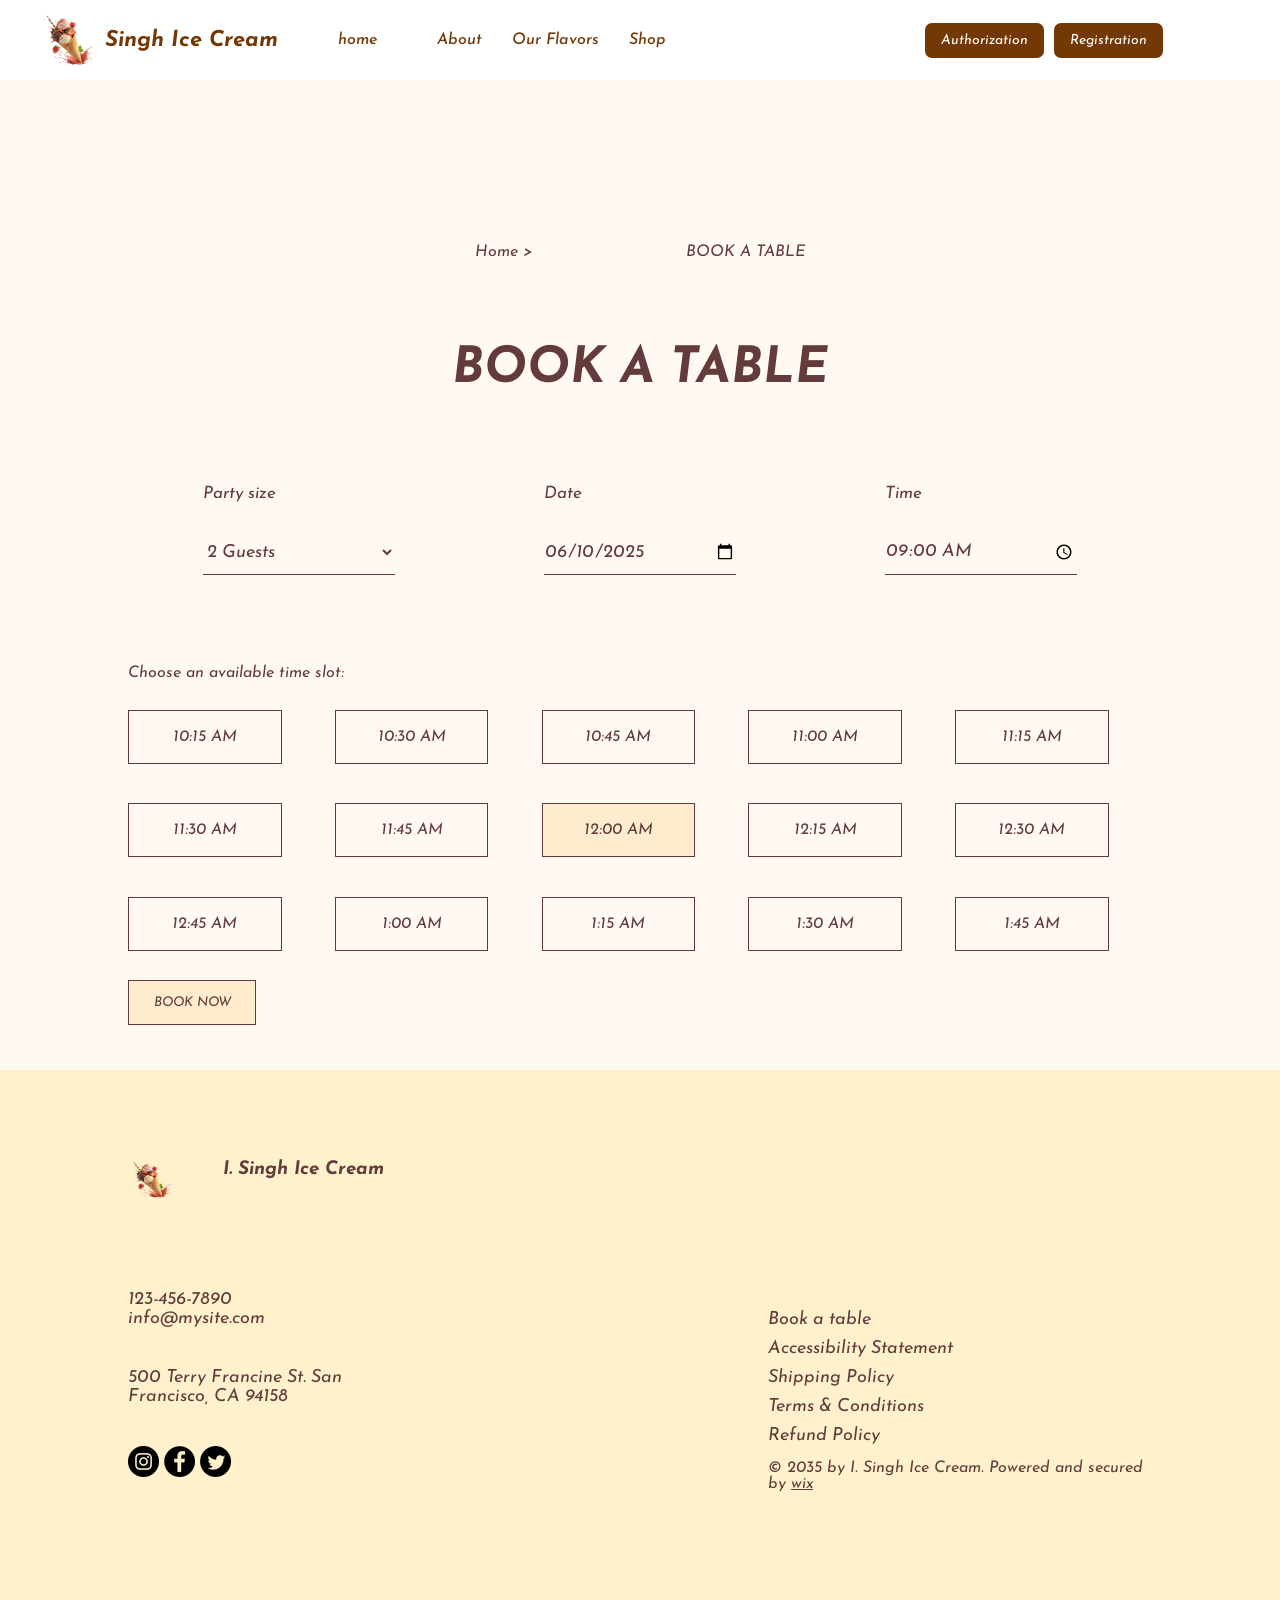
<file: book.html>
<!DOCTYPE html>
<html lang="en">
    <head>
        <meta charset="UTF-8">
        <meta name="viewport" content="width=device-width, initial-scale=1.0">
        <meta name="robots" content="index,follow"/>
        <Meta name=”description”   content="sweet,ice cream"/>
        <Meta name="author"  content="natia kasaburi" />
        <Meta name =”keywords” content="delicious,Outstanding,ice cream"/>
        <Meta property="og:title" content="sweet ice cream"/>
        <Meta property="og:description" content="ice cream"/>
        <Meta property="og:type" content="website"/>
        <title>ice cream</title>
        <link rel="stylesheet" href="./book.css">
        <link rel="icon" href="./ice.html/favicon.ico"/>
        <link rel="stylesheet" href="https://cdnjs.cloudflare.com/ajax/libs/font-awesome/6.7.2/css/all.min.css" integrity="sha512-Evv84Mr4kqVGRNSgIGL/F/aIDqQb7xQ2vcrdIwxfjThSH8CSR7PBEakCr51Ck+w+/U6swU2Im1vVX0SVk9ABhg==" crossorigin="anonymous" referrerpolicy="no-referrer" />
    </head> 
    <body>
        <div>
            <header class="header">
                <nav class="navbar">
                    <div class="brand">
                        <img src="./ice.html/iceee.png" alt="Singh Ice Cream" class="icon">
                        <p class="tex">Singh Ice Cream</p>
                    </div>
                    <div class="li">
                        <ul class="ul">
                            <li><a href="./index.html">home</li>
                            <li> <a href="./about.html">About</a> </li>
                            <li><a href="./our-flavors.html">Our Flavors</a>  </li>
                            <li> <a href="./shop.html">Shop</a> </li>
                        </ul>
                    </div>
                    <div class="login1">
                        <div class="login">
                            <button type="button" id="btnLogin"> <a href="./singin.html">Authorization</a></button>
                            <button type="button" id="btnRegister"> <a href="./registre.html">Registration </a></button>
                            <a href="#" class="cart">  Cart (0)</a>
                        </div>
                    </div>
                    <button type="button" class="burgerbar" id="burgerBtn" aria-label="Open menu">
                        <svg xmlns="http://www.w3.org/2000/svg"    class="burger"  viewBox="0 0 448 512">
                            <path fill="#743806"  d="M0 96C0 78.3 14.3 64 32 64l384 0c17.7 0 32 14.3 32 32s-14.3 32-32 32L32 128C14.3 128 0 113.7 0 96zM0 256c0-17.7 14.3-32 32-32l384 0c17.7 0 32 14.3 32 32s-14.3 32-32 32L32 288c-17.7 0-32-14.3-32-32zM448 416c0 17.7-14.3 32-32 32L32 448c-17.7 0-32-14.3-32-32s14.3-32 32-32l384 0c17.7 0 32 14.3 32 32z">
                            </path>
                        </svg>
                    </button>
                </nav>
                <div class="mobileMenu" id="mobileMenu">
                    <ul class="mobileNav">
                        <li><a href="./index.html">home</li>
                        <li><a href="./about.html">About</a></li>
                        <li><a href="./our-flavors.html">Our Flavors</a> </li>
                        <li><a href="./shop.html">Shop</a></li>
                    </ul>
                    <div class="mobileAuth">
                        <button type="button" id="mobileLogin"><a href="./singin.html">Authorization</a></button>
                        <button type="button" id="mobileRegister"><a href="./registre.html">Registration </a></button>
                        <a href="#" class="mobileCart"> Cart (0)</a>
                    </div>
                </div>
            </header>
            <main>
                <div class="box">
                    <a href="./sweet.html">Home ></a>
                    <p>BOOK A TABLE</p>
                </div>
                <h1>BOOK A TABLE</h1>
                <div class="box2">
                    <from class="from1">
                        <label for="select">Party size</label>
                        <select id="select" required>
                            <option>1 Guests</option>
                            <option selected>2 Guests </option> 
                            <option>3 Guests</option>
                            <option>4 Guests</option>
                            <option>5 Guects</option>
                            <option>6 Guests</option>
                        </select>
                    </from>
                    <from class="from2">
                        <label for="data">Date</label>
                        <input type="date" name="data" id="data" required  value="2025-06-10">
                    </from>
                    <from class="from3">
                        <label for="time">Time</label>
                        <input type="time" name="time" id="time" required value="09:00">
                    </from>
                </div>
                <div class="box3">
                    <p>Choose an available time slot:</p>
                </div>
                <div class="content">
                    <div class="div1">10:15 AM</div>
                    <div class="div1">10:30 AM</div>
                    <div class="div1">10:45 AM</div>
                    <div class="div1">11:00 AM</div>
                    <div class="div1">11:15 AM</div>
                    <div class="div1">11:30 AM</div>
                    <div class="div1">11:45 AM</div>
                    <div class="content1">12:00 AM</div>
                    <div class="div1">12:15 AM</div>
                    <div class="div1">12:30 AM</div>
                    <div class="div1">12:45 AM</div>
                    <div class="div1">1:00 AM</div>
                    <div class="div1">1:15 AM</div>
                    <div class="div1">1:30 AM</div>
                    <div class="div1">1:45 AM</div>
                </div>
                <div class="book1">
                    <button class="book">BOOK NOW</button>
                </div>
            </main>
            <footer>
                <div class="information">
                    <div class="information1">
                        <div class="Log">
                            <img src="./ice.html/iceee.png" alt="icon" class="icon1">
                            <h3>I. Singh Ice Cream</h6>
                        </div>
                        <div class="log1">
                            <div class="info">
                                <a href="tel:123-456-7890">123-456-7890</a>
                                <a href="mailinfo@mysite.com">info@mysite.com</a>    
                            </div>
                            <div class="info1">
                                <p>500 Terry Francine St. San </p>
                                <p>Francisco, CA 94158</p>
                            </div>
                            <div class="info2">
                                <img src="./ice.html/instagram.png" alt="instagram">
                                <img src="./ice.html/facebook.png" alt="facebook">
                                <img src="./ice.html/twiter.png" alt="twiter">
                            </div>
                        </div>
                    </div>
                    <div class="information2">
                        <div class="href">
                            <a href="./book.html">Book a table</a>
                            <a href="./Accessibility Statement.html">Accessibility Statement</a>
                            <a href="./cards.html">Shipping Policy</a>
                            <a href="./Accessibility Statement.html">Terms & Conditions</a>
                            <a href="./Accessibility Statement.html">Refund Policy</a>
                        </div>
                        <div class="last1">
                            <p>© 2035 by I. Singh Ice Cream. Powered and secured by <span style=text-decoration:underline>wix</span>  </p>
                        </div>
                    </div>
                </div>
            </footer>
        </div>
    </body>
    <script src="./index.js"></script>
</html>
</file>
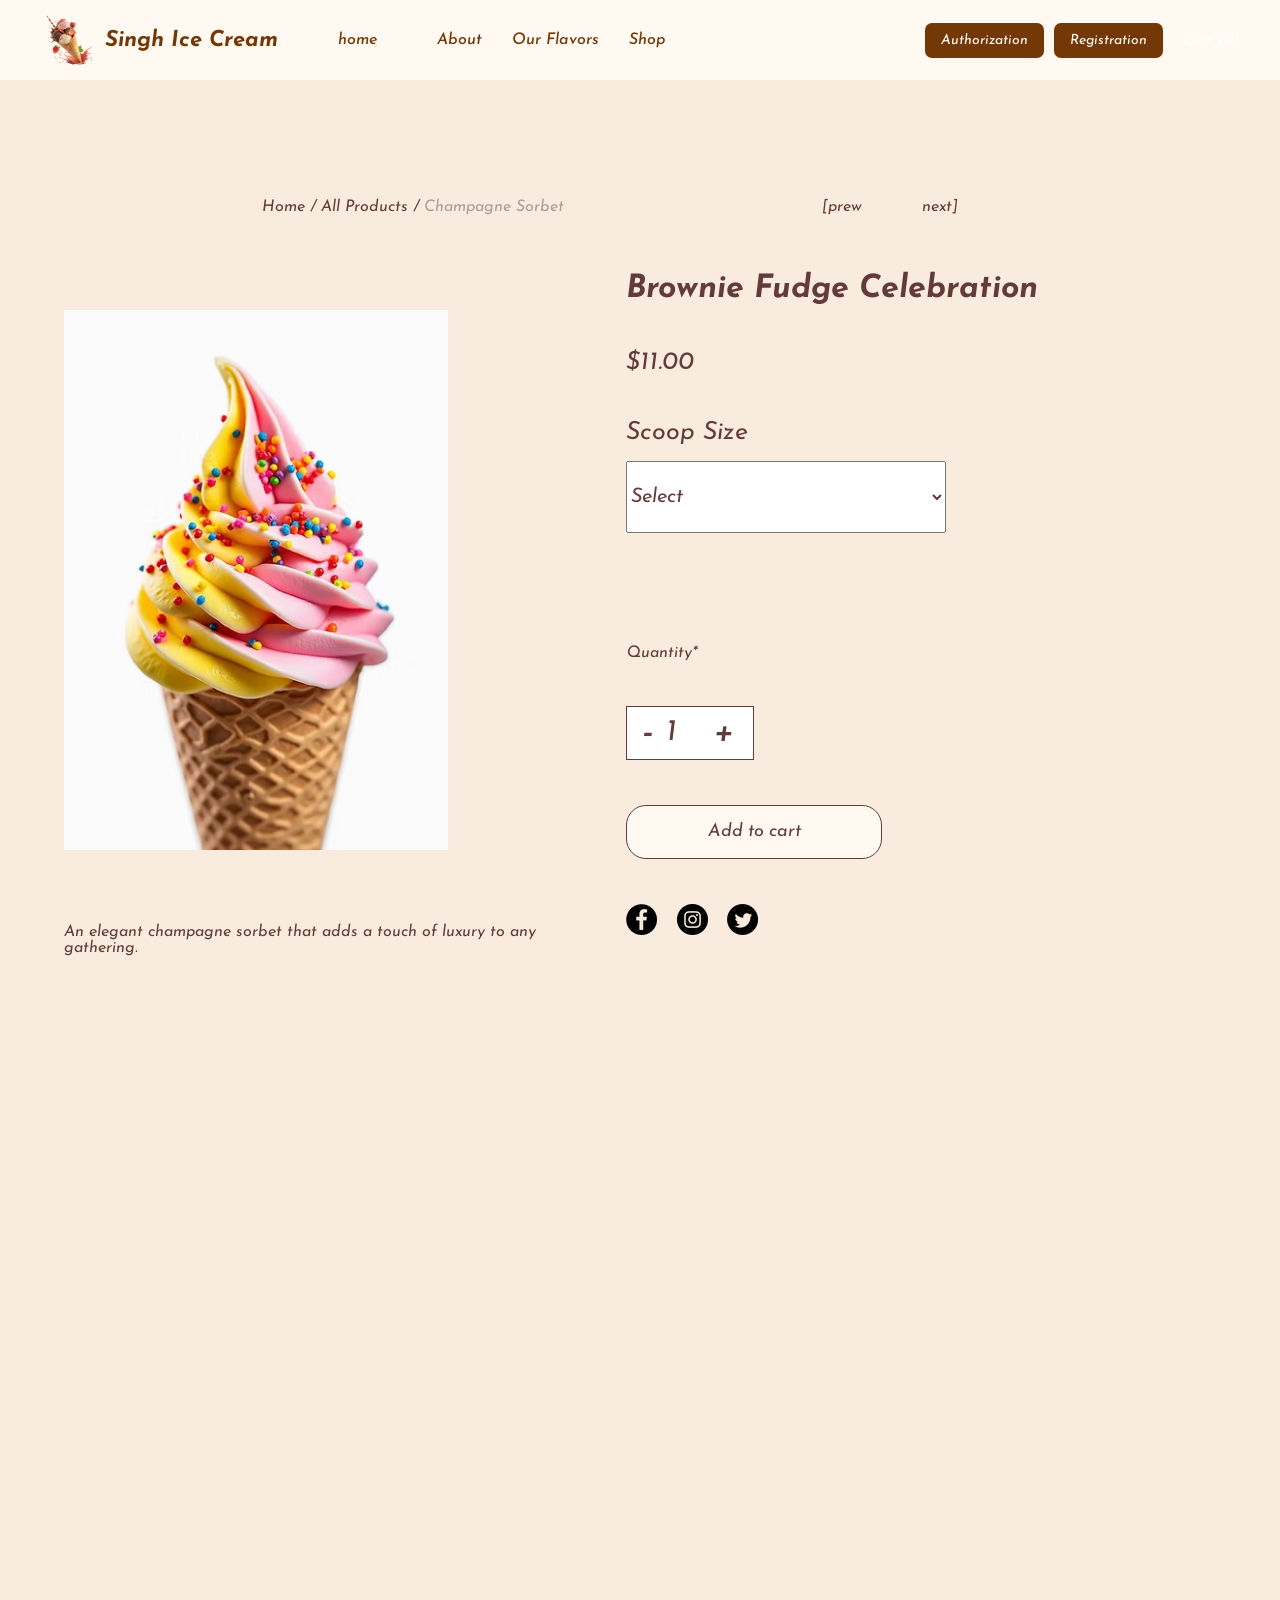
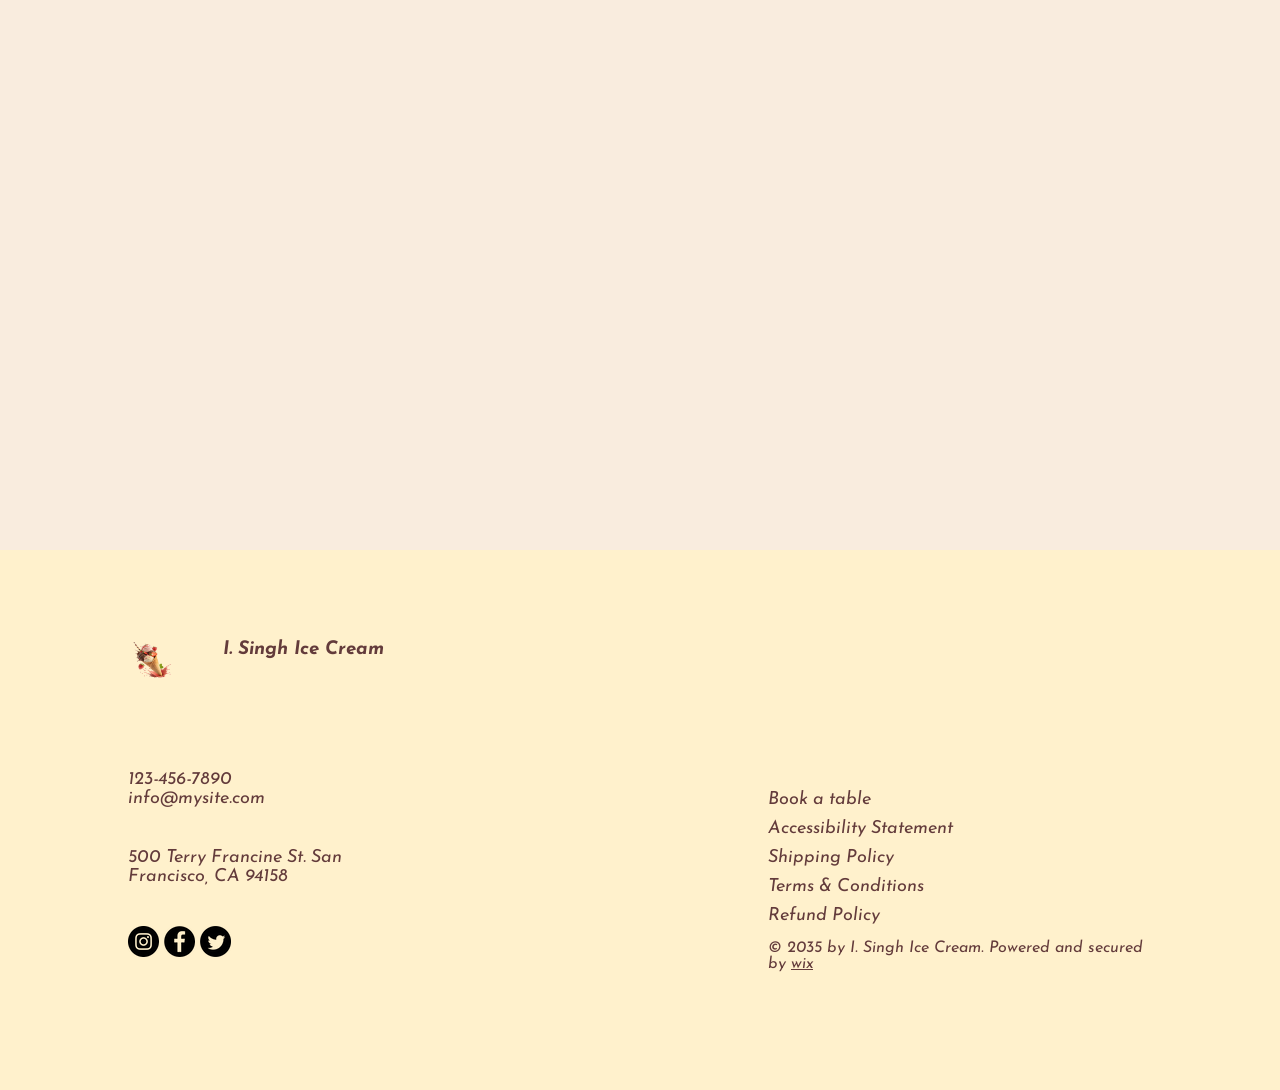
<file: cacke.html>
<!DOCTYPE html>
<html lang="en">
    <head>
        <meta charset="UTF-8">
        <meta name="viewport" content="width=device-width, initial-scale=1.0">
        <meta name="robots" content="index,follow"/>
        <Meta name=”description”   content="sweet,ice cream"/>
        <Meta name="author"  content="natia kasaburi" />
        <Meta name =”keywords” content="delicious,Outstanding,ice cream"/>
        <Meta property="og:title" content="sweet ice cream"/>
        <Meta property="og:description" content="ice cream"/>
        <Meta property="og:type" content="website"/>
        <title>ice cream</title>
        <link rel="stylesheet" href="./cacke.css">
        <link rel="icon" href="./ice.html/favicon.ico"/>
        <link rel="stylesheet" href="https://cdnjs.cloudflare.com/ajax/libs/font-awesome/6.7.2/css/all.min.css" integrity="sha512-Evv84Mr4kqVGRNSgIGL/F/aIDqQb7xQ2vcrdIwxfjThSH8CSR7PBEakCr51Ck+w+/U6swU2Im1vVX0SVk9ABhg==" crossorigin="anonymous" referrerpolicy="no-referrer" />
    </head> 
    <body>
        <div>
            <header class="header">
                <nav class="navbar">
                    <div class="brand">
                        <img src="./ice.html/iceee.png" alt="Singh Ice Cream" class="icon">
                        <p class="tex">Singh Ice Cream</p>
                    </div>
                    <div class="li">
                        <ul class="ul">
                            <li><a href="./index.html">home</li>
                            <li> <a href="./about.html">About</a> </li>
                            <li><a href="./our-flavors.html">Our Flavors</a>  </li>
                            <li> <a href="./shop.html">Shop</a> </li>
                        </ul>
                    </div>
                    <div class="login1">
                        <div class="login">
                            <button type="button" id="btnLogin"> <a href="./singin.html">Authorization</a></button>
                            <button type="button" id="btnRegister"> <a href="./registre.html">Registration </a></button>
                            <a href="#" class="cart">  Cart (0)</a>
                        </div>
                    </div>
                    <button type="button" class="burgerbar" id="burgerBtn" aria-label="Open menu">
                        <svg xmlns="http://www.w3.org/2000/svg"    class="burger"  viewBox="0 0 448 512">
                            <path fill="#743806"  d="M0 96C0 78.3 14.3 64 32 64l384 0c17.7 0 32 14.3 32 32s-14.3 32-32 32L32 128C14.3 128 0 113.7 0 96zM0 256c0-17.7 14.3-32 32-32l384 0c17.7 0 32 14.3 32 32s-14.3 32-32 32L32 288c-17.7 0-32-14.3-32-32zM448 416c0 17.7-14.3 32-32 32L32 448c-17.7 0-32-14.3-32-32s14.3-32 32-32l384 0c17.7 0 32 14.3 32 32z">
                            </path>
                        </svg>
                    </button>
                </nav>
                <div class="mobileMenu" id="mobileMenu">
                    <ul class="mobileNav">
                         <li><a href="./index.html">home</li>
                        <li><a href="./about.html">About</a></li>
                        <li>  <a href="./our-flavors.html">Our Flavors</a> </li>
                        <li> <a href="./shop.html">Shop</a></li>
                    </ul>
                    <div class="mobileAuth">
                        <button type="button" id="mobileLogin"> <a href="./singin.html">Authorization</a></button>
                        <button type="button" id="mobileRegister"> <a href="./registre.html">Registration </a></button>
                        <a href="#" class="mobileCart"> Cart (0)</a>
                    </div>
                </div>
            </header>
            <main>
                <div class="main1"  id="min">
                    <div class="conteiner">
                        <div>
                            <a href="./sweet.html" class="back">back to home</a>
                            <p class="home">Home / All Products / <span class="sorbet">Champagne Sorbet<span></p>
                        </div>
                    <div class="conteiner1">
                            <a href="./cards.html"> [prew </a>
                            <a href="./menu1.html"> next]</a>
                        </div>
                    </div>
                    <div class="content"> 
                        <div class="content1">
                            <img src="./ice.html/three.avif" alt="ice cream" class="ice">
                            <p class="an">An elegant champagne sorbet that adds a touch of luxury to any gathering.</p>
                        </div>
                        <div class="content2">
                            <h1>Brownie Fudge Celebration</h1>
                            <p class="price">$11.00</p>
                            <form action  class="scoop">
                                <label form="select" class="select1" >Scoop Size</label>
                                <select name="select" id="select" required>
                                    <option>Select</option>
                                    <option>Double Scoop</option>
                                    <option>Single Scoop</option>
                                </select>  
                            </form>        
                            <p>Quantity*</p>
                            <form class="action">
                                <button class="btn" type="button" required>-</button>
                                <input type="number"  class="number" value="1" main="1" required>
                                <button class="btn" type="button"   required>+</button>
                            </form>
                            <form >
                                <button type="submit"  class="border" required>Add to cart</button>
                            </form>
                            <p class="rich">A rich chocolate fudge brownie ice cream, an indulgent treat for any celebration.</p>
                            <ul class="checkbox">
                                <li>
                                    <a href="https://www.facebook.com/" target="_blank">
                                        <img src="./ice.html/facebook.png">
                                    </a>
                                </li>
                                <li>
                                    <a href="https://www.instagram.com/" target="_blank">
                                        <img src="./ice.html/instagram.png">
                                    </a>
                                </li>
                                <li>
                                    <a href="https://www.instagram.com/" target="_blank">
                                        <img src="./ice.html/twiter.png" alt="twiter">
                                    </a>
                                </li>
                            </ul>
                        </div>
                    </div>
                </div>
            </main>
        <footer>
            <div class="information">
                <div class="information1">
                    <div class="Log">
                        <img src="./ice.html/iceee.png" alt="icon" class="icon1">
                        <h3>I. Singh Ice Cream</h6>
                    </div>
                    <div class="log1">
                        <div class="info">
                            <a href="tel:123-456-7890">123-456-7890</a>
                            <a href="mailinfo@mysite.com">info@mysite.com</a>    
                        </div>
                        <div class="info1">
                            <p>500 Terry Francine St. San </p>
                            <p>Francisco, CA 94158</p>
                        </div>
                        <div class="info2">
                            <img src="./ice.html/instagram.png" alt="instagram">
                            <img src="./ice.html/facebook.png" alt="facebook">
                            <img src="./ice.html/twiter.png" alt="twiter">
                        </div>
                    </div>
                </div>
                <div class="information2">
                    <div class="href">
                        <a href="./book.html">Book a table</a>
                        <a href="./Accessibility Statement.html">Accessibility Statement</a>
                        <a href="./cards.html">Shipping Policy</a>
                        <a href="./Accessibility Statement.html">Terms & Conditions</a>
                        <a href="./Accessibility Statement.html">Refund Policy</a>
                    </div>
                    <div class="last1">
                        <p>© 2035 by I. Singh Ice Cream. Powered and secured by <span style=text-decoration:underline>wix</span>  </p>
                    </div>
                </div>
            </div>
        </footer>
        </div>
    </body>
    <script src="./index.js"></script>
</html>
</file>
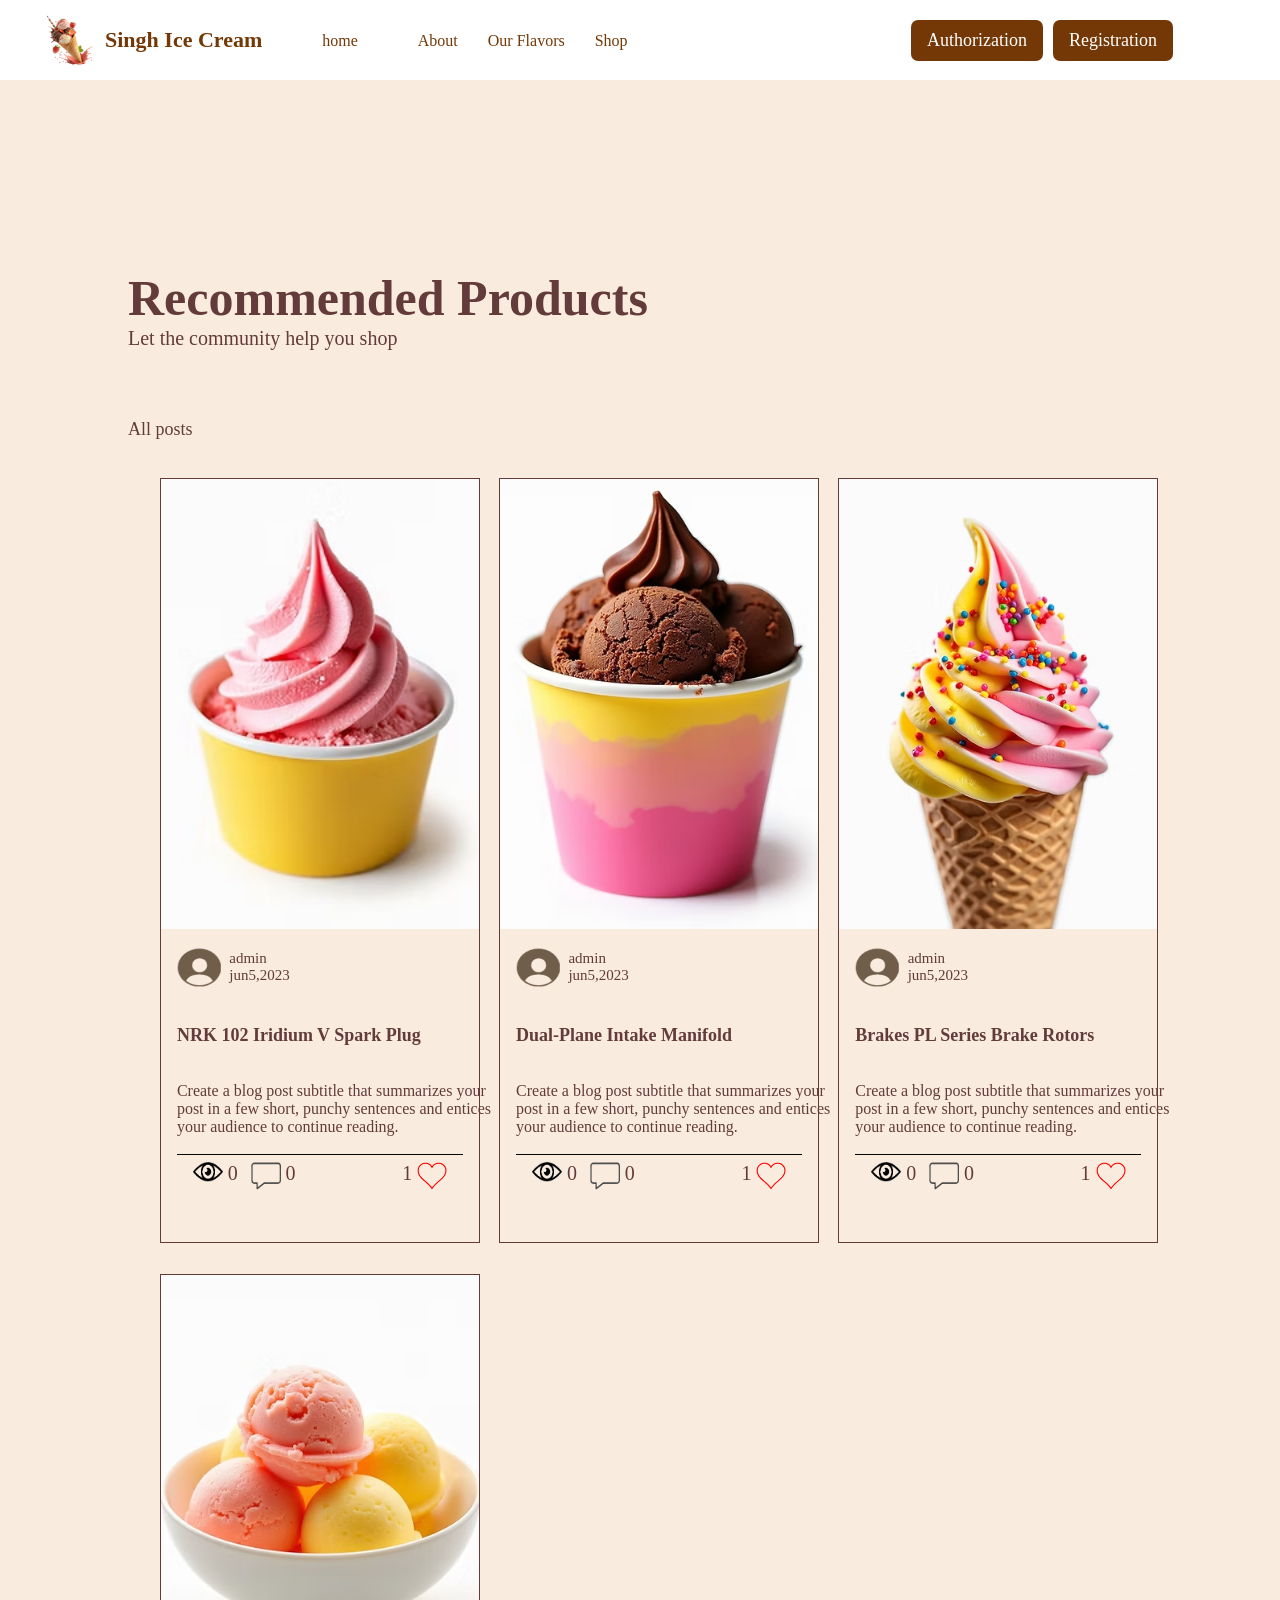
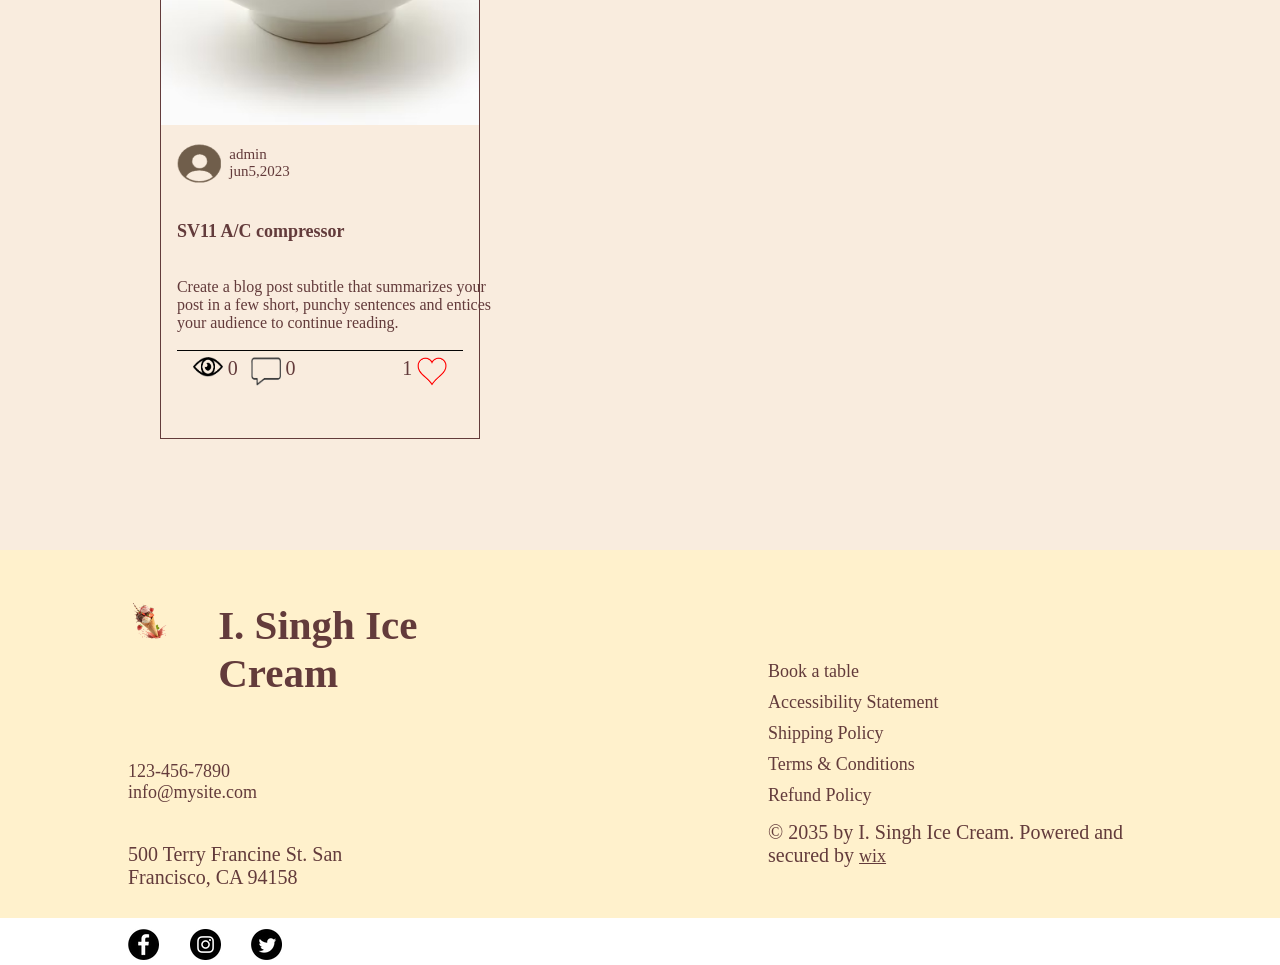
<file: cards.html>
<!DOCTYPE html>
<html lang="en">
    <head>
        <meta charset="UTF-8">
        <meta name="viewport" content="width=device-width, initial-scale=1.0">
        <meta name="robots" content="index,follow"/>
        <Meta name=”description”   content="sweet,ice cream"/>
        <Meta name="author"  content="natia kasaburi" />
        <Meta name =”keywords” content="delicious,Outstanding,ice cream"/>
        <Meta property="og:title" content="sweet ice cream"/>
        <Meta property="og:description" content="ice cream"/>
        <Meta property="og:type" content="website"/>
        <title>ice cream</title>
        <link rel="stylesheet" href="./cards.css">
        <link rel="icon" href="./ice.html/favicon.ico"/>
        <link rel="stylesheet" href="https://cdnjs.cloudflare.com/ajax/libs/font-awesome/6.7.2/css/all.min.css" integrity="sha512-Evv84Mr4kqVGRNSgIGL/F/aIDqQb7xQ2vcrdIwxfjThSH8CSR7PBEakCr51Ck+w+/U6swU2Im1vVX0SVk9ABhg==" crossorigin="anonymous" referrerpolicy="no-referrer" />
    </head> 
    <body>
        <div>
            <header class="header">
                <nav class="navbar">
                    <div class="brand">
                        <img src="./ice.html/iceee.png" alt="Singh Ice Cream" class="icon">
                        <p class="tex">Singh Ice Cream</p>
                    </div>
                    <div class="li">
                        <ul class="ul">
                            <li><a href="./index.html">home</li>
                            <li> <a href="./about.html">About</a> </li>
                            <li><a href="./our-flavors.html">Our Flavors</a>  </li>
                            <li> <a href="./shop.html">Shop</a> </li>
                        </ul>
                    </div>
                    <div class="login1">
                        <div class="login">
                            <button type="button" id="btnLogin"> <a href="./singin.html">Authorization</a></button>
                            <button type="button" id="btnRegister"> <a href="./registre.html">Registration </a></button>
                            <a href="#" class="cart">  Cart (0)</a>
                        </div>
                    </div>
                    <button type="button" class="burgerbar" id="burgerBtn" aria-label="Open menu">
                        <svg xmlns="http://www.w3.org/2000/svg"    class="burger"  viewBox="0 0 448 512">
                            <path fill="#743806"  d="M0 96C0 78.3 14.3 64 32 64l384 0c17.7 0 32 14.3 32 32s-14.3 32-32 32L32 128C14.3 128 0 113.7 0 96zM0 256c0-17.7 14.3-32 32-32l384 0c17.7 0 32 14.3 32 32s-14.3 32-32 32L32 288c-17.7 0-32-14.3-32-32zM448 416c0 17.7-14.3 32-32 32L32 448c-17.7 0-32-14.3-32-32s14.3-32 32-32l384 0c17.7 0 32 14.3 32 32z">
                            </path>
                        </svg>
                    </button>
                </nav>
                <div class="mobileMenu" id="mobileMenu">
                    <ul class="mobileNav">
                        <li><a href="./index.html">home</li>
                        <li><a href="./about.html">About</a></li>
                        <li>  <a href="./our-flavors.html">Our Flavors</a> </li>
                        <li> <a href="./shop.html">Shop</a></li>
                    </ul>
                    <div class="mobileAuth">
                        <button type="button" id="mobileLogin"><a href="./singin.html">Authorization</a></button>
                        <button type="button" id="mobileRegister"> <a href="./registre.html">Registration </a></button>
                        <a href="#" class="mobileCart"> Cart (0)</a>
                    </div>
                </div>
            </header>
            <main>
                <div id="box">
                    <h1>Recommended Products</h1>
                    <p>Let the community help you shop</p>
                </div>
                <a href="#box" class="post">All posts</a>
                <div class="conteiner1">
                    <div class="box1">
                        <img src="./ice.html/five.avif" alt="ice" class="ice">
                        <div class="box2">
                            <div class="content">
                                <img src="./ice.html/icon1.png" alt="icon" class="icon1">
                                <div>
                                    <P class="p1">admin</P>
                                    <p class="p1">jun5,2023</p>
                                </div>
                            </div>
                            <p class="p2"><b>NRK 102 Iridium V Spark Plug</b></p>
                            <p class="p3">Create a blog post subtitle that summarizes your post in a few short, punchy sentences and entices your audience to continue reading.</p>  
                        </div>
                        <div class="conteiner">
                            <div class="checkbox">
                                <div class="content1">
                                    <img src="./ice.html/eye.png" alt="message" class="eye">
                                    <p>0</p>
                                </div>
                                <div class="content2">
                                    <img src="./ice.html/message1.png" alt="message" class="message">
                                    <p class="pp">0</p>
                                </div>
                            </div>
                            <div class="checkbox1">
                                 <p>1</p>
                                <img src="./ice.html/love1.png" alt="heart" class="heart">
                            </div>
                        </div>
                    </div>
                    <div class="box1">
                        <img src="./ice.html/two.avif" alt="ice" class="ice">
                        <div class="box2">
                            <div class="content">
                                <img src="./ice.html/icon1.png" alt="icon" class="icon1">
                                <div>
                                    <P class="p1">admin</P>
                                    <p class="p1">jun5,2023</p>
                                </div>
                            </div>
                            <p class="p2"><b>Dual-Plane Intake Manifold</b></p>
                            <p class="p3">Create a blog post subtitle that summarizes your post in a few short, punchy sentences and entices your audience to continue reading.</p>  
                        </div>
                        <div class="conteiner">
                            <div class="checkbox">
                                <div class="content1">
                                    <img src="./ice.html/eye.png" alt="message" class="eye">
                                    <p>0</p>
                                </div>
                                <div class="content2">
                                    <img src="./ice.html/message1.png" alt="message" class="message">
                                    <p class="pp">0</p>
                                </div>
                            </div>
                            <div class="checkbox1">
                                 <p>1</p>
                                <img src="./ice.html/love1.png" alt="heart" class="heart">
                            </div>
                        </div>
                    </div>
                    <div class="box1">
                        <img src="./ice.html/three.avif" alt="ice" class="ice">
                        <div class="box2">
                            <div class="content">
                                <img src="./ice.html/icon1.png" alt="icon" class="icon1">
                                <div>
                                    <P class="p1">admin</P>
                                    <p class="p1">jun5,2023</p>
                                </div>
                            </div>
                            <p class="p2"><b>Brakes PL Series Brake Rotors</b></p>
                            <p class="p3">Create a blog post subtitle that summarizes your post in a few short, punchy sentences and entices your audience to continue reading.</p>  
                        </div>
                        <div class="conteiner">
                            <div class="checkbox">
                                <div class="content1">
                                    <img src="./ice.html/eye.png" alt="message" class="eye">
                                    <p>0</p>
                                </div>
                                <div class="content2">
                                    <img src="./ice.html/message1.png" alt="message" class="message">
                                    <p class="pp">0</p>
                                </div>
                            </div>
                            <div class="checkbox1">
                                 <p>1</p>
                                <img src="./ice.html/love1.png" alt="heart" class="heart">
                            </div>
                        </div>
                    </div>
                    <div class="box1">
                        <img src="./ice.html/one.avif" alt="ice" class="ice">
                        <div class="box2">
                            <div class="content">
                                <img src="./ice.html/icon1.png" alt="icon" class="icon1">
                                <div>
                                    <P class="p1">admin</P>
                                    <p class="p1">jun5,2023</p>
                                </div>
                            </div>
                            <p class="p2"><b>SV11 A/C compressor</b></p>
                            <p class="p3">Create a blog post subtitle that summarizes your post in a few short, punchy sentences and entices your audience to continue reading.</p>  
                        </div>
                        <div class="conteiner">
                            <div class="checkbox">
                                <div class="content1">
                                    <img src="./ice.html/eye.png" alt="message" class="eye">
                                    <p>0</p>
                                </div>
                                <div class="content2">
                                    <img src="./ice.html/message1.png" alt="message" class="message">
                                    <p class="pp">0</p>
                                </div>
                            </div>
                            <div class="checkbox1">
                                 <p>1</p>
                                <img src="./ice.html/love1.png" alt="heart" class="heart">
                            </div>
                        </div>
                    </div>
                </div>
            </main>
            <footer>
                <div class="information">
                    <div class="information1">
                        <div class="Log">
                            <img src="./ice.html/iceee.png" alt="icon" class="icon1">
                            <h6>I. Singh Ice Cream</h6>
                        </div>
                        <div class="log1">
                            <div class="info">
                                <a href="tel:123-456-7890">123-456-7890</a>
                                <a href="mailinfo@mysite.com">info@mysite.com</a>    
                            </div>
                            <div class="info1">
                                <p>500 Terry Francine St. San </p>
                                <p>Francisco, CA 94158</p>
                            </div>
                            <ul class="info2">
                                <li>
                                    <a href="https://www.facebook.com/" target="_blank">
                                        <img src="./ice.html/facebook.png">
                                    </a>
                                </li>
                                <li>
                                    <a href="https://www.instagram.com/" target="_blank">
                                        <img src="./ice.html/instagram.png">
                                    </a>
                                </li>
                                <li>
                                    <a href="https://www.instagram.com/" target="_blank">
                                        <img src="./ice.html/twiter.png" alt="twiter">
                                    </a>
                                </li>
                            </ul>
                        </div>
                    </div>
                    <div class="information2">
                        <div class="href">
                            <a href="./book.html">Book a table</a>
                            <a href="./Accessibility Statement.html">Accessibility Statement</a>
                            <a href="./Accessibility Statement.html">Shipping Policy</a>
                            <a href="./Accessibility Statement.html">Terms & Conditions</a>
                            <a href="./Accessibility Statement.html">Refund Policy</a>
                        </div>
                        <div class="last1">
                            <p>© 2035 by I. Singh Ice Cream. Powered and secured by <span style=text-decoration:underline>wix</span>  </p>
                        </div>
                    </div>
                </div>
            </div>
        </footer>
        </div>
    </body>
    <script src="./index.js"></script>
</html>
</file>
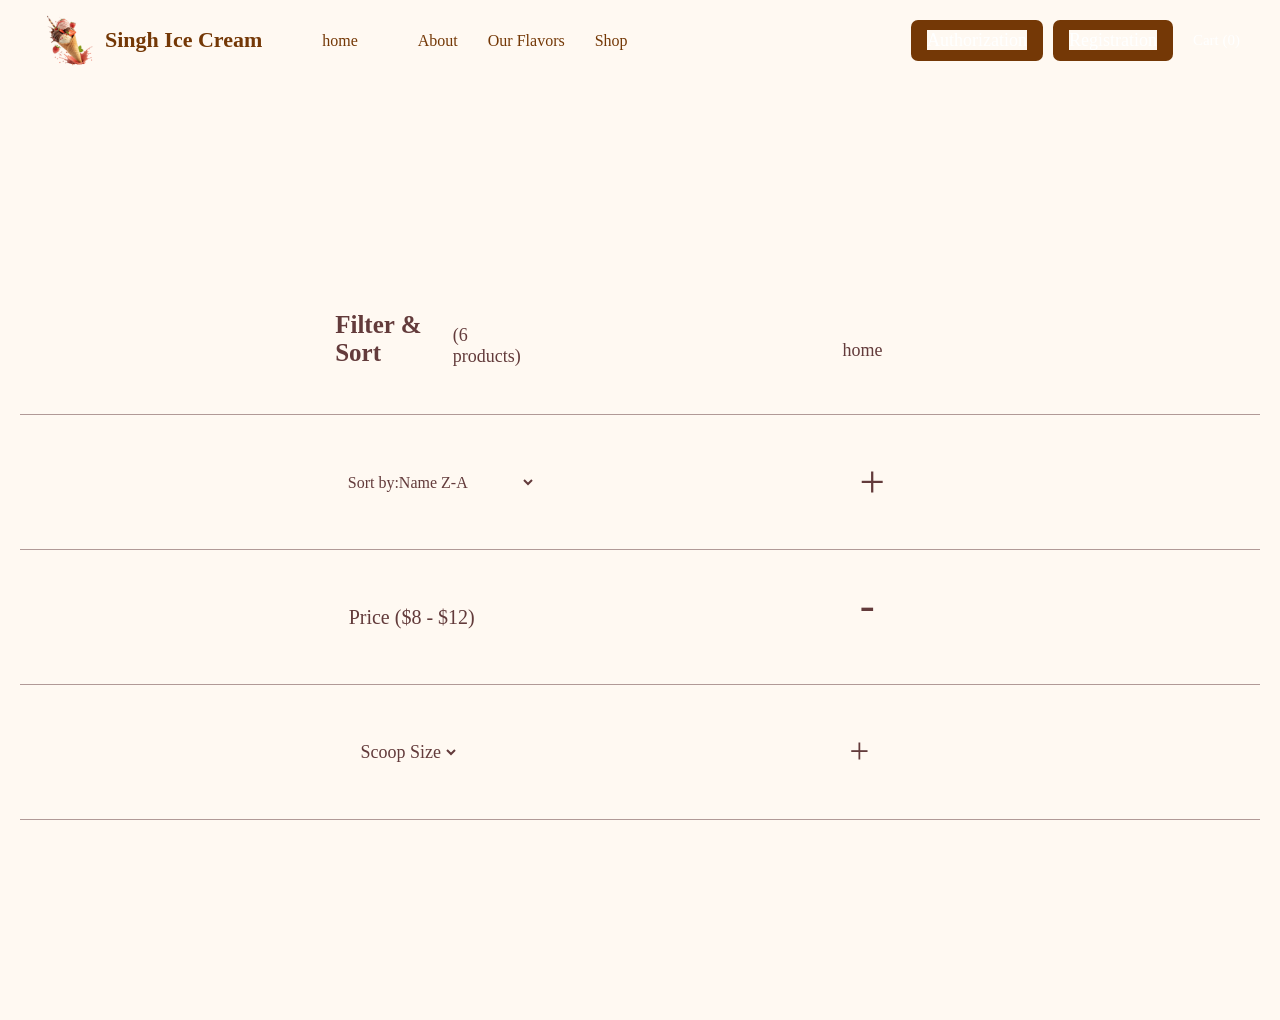
<file: menu.html>
<!DOCTYPE html>
<html lang="en">
<head>
    <meta charset="UTF-8">
    <meta name="viewport" content="width=device-width, initial-scale=1.0">
    <meta name="robots" content="index,follow"/>
    <Meta name=”description”   content="sweet,ice cream"/>
    <Meta name="author"  content="natia kasaburi" />
    <Meta name =”keywords” content="delicious,Outstanding,ice cream"/>
    <Meta property="og:title" content="sweet ice cream"/>
    <Meta property="og:description" content="ice cream"/>
    <Meta property="og:type" content="website"/>
    <title>ice cream</title>
    <link rel="stylesheet" href="./menu.css">
</head>
<body>
    <header class="header">
        <nav class="navbar">
            <div class="brand">
                <img src="./ice.html/iceee.png" alt="Singh Ice Cream" class="icon">
                <p class="tex">Singh Ice Cream</p>
            </div>
            <div class="li">
                <ul class="ul">
                    <li><a href="./index.html">home</li>
                    <li> <a href="./about.html">About</a> </li>
                    <li><a href="./our-flavors.html">Our Flavors</a>  </li>
                    <li> <a href="./shop.html">Shop</a> </li>
                </ul>
            </div>
            <div class="login1">
                <div class="login">
                     <button type="button" id="btnLogin"><a href="./singin.html">Authorization</a></button>
                    <button type="button" id="btnRegister"> <a href="./singin.html">Registration </a></button>
                    <a href="#" class="cart">  Cart (0)</a>
                </div>
            </div>
            <button type="button" class="burgerbar" id="burgerBtn" aria-label="Open menu">
                <svg xmlns="http://www.w3.org/2000/svg"    class="burger"  viewBox="0 0 448 512">
                    <path fill="#743806"  d="M0 96C0 78.3 14.3 64 32 64l384 0c17.7 0 32 14.3 32 32s-14.3 32-32 32L32 128C14.3 128 0 113.7 0 96zM0 256c0-17.7 14.3-32 32-32l384 0c17.7 0 32 14.3 32 32s-14.3 32-32 32L32 288c-17.7 0-32-14.3-32-32zM448 416c0 17.7-14.3 32-32 32L32 448c-17.7 0-32-14.3-32-32s14.3-32 32-32l384 0c17.7 0 32 14.3 32 32z">
                    </path>
                </svg>
            </button>
        </nav>
        <div class="mobileMenu" id="mobileMenu">
            <ul class="mobileNav">
                <li><a href="./index.html">home</li>
                <li><a href="./about.html">About</a></li>
                <li>  <a href="./our-flavors.html">Our Flavors</a> </li>
                <li> <a href="./shop.html">Shop</a></li>
            </ul>
            <div class="mobileAuth">
                <button type="button" id="mobileLogin"><a href="./singin.html">Authorization</a></button>
                <button type="button" id="mobileRegister"><a href="./singin.html">Registration </a></button>
                <a href="#" class="mobileCart"> Cart (0)</a>
            </div>
        </div>
    </header>
    <main>
        <div class="content">
            <div class="box">
                <div class="content2">
                    <h1>Filter & Sort</h1>
                    <p>(6 products)</p>
                </div>
                <div class="content3">
                    <a href="./shop.html">home</a>
                </div>
            </div>
            <div class="box2">
                <form action class="myselect">
                    <select action id="myselect">
                        <option value="by name" >Sort by:Name  Z-A</option>
                        <option value="Recommended">Recommended</option>
                        <option value="Newest">Newest</option>
                        <option value="price">Price (low to high)</option>
                        <option value="price">Price (high to low)</option>
                        <option value="name">Name A-Z</option>
                        <option value="name">Name Z-A</option>
                    </select>
                </form>
                <p class="w">+</p>
            </div>
            <div class="price">
                <p class="pricee">Price ($8 - $12)</p>
                <div class="price1">
                    <button onclick="toggleinput()" class="price1">-</button>
                    <form>
                        <input type="range" name="range" required id="myinput">
                    </form>
                </div>
            </div>
            <div class="scoop">
                <button class="m">+</button>
                    <form action>
                        <select name="select" id="select" class="select">
                            <option>Scoop Size</option>
                            <option>Double Scoop</option>
                            <option>Single Scoop</option>
                        </select>
                    </form>
                </div>
            </div>
        </div>
    </main>
    <script src="./index.js"></script>
    <script>
        function toggleinput(){
            const  input=document.getElementById("myinput");
            input.classList.toggle("show");
        }
    </script>
</body>
</html>
</file>
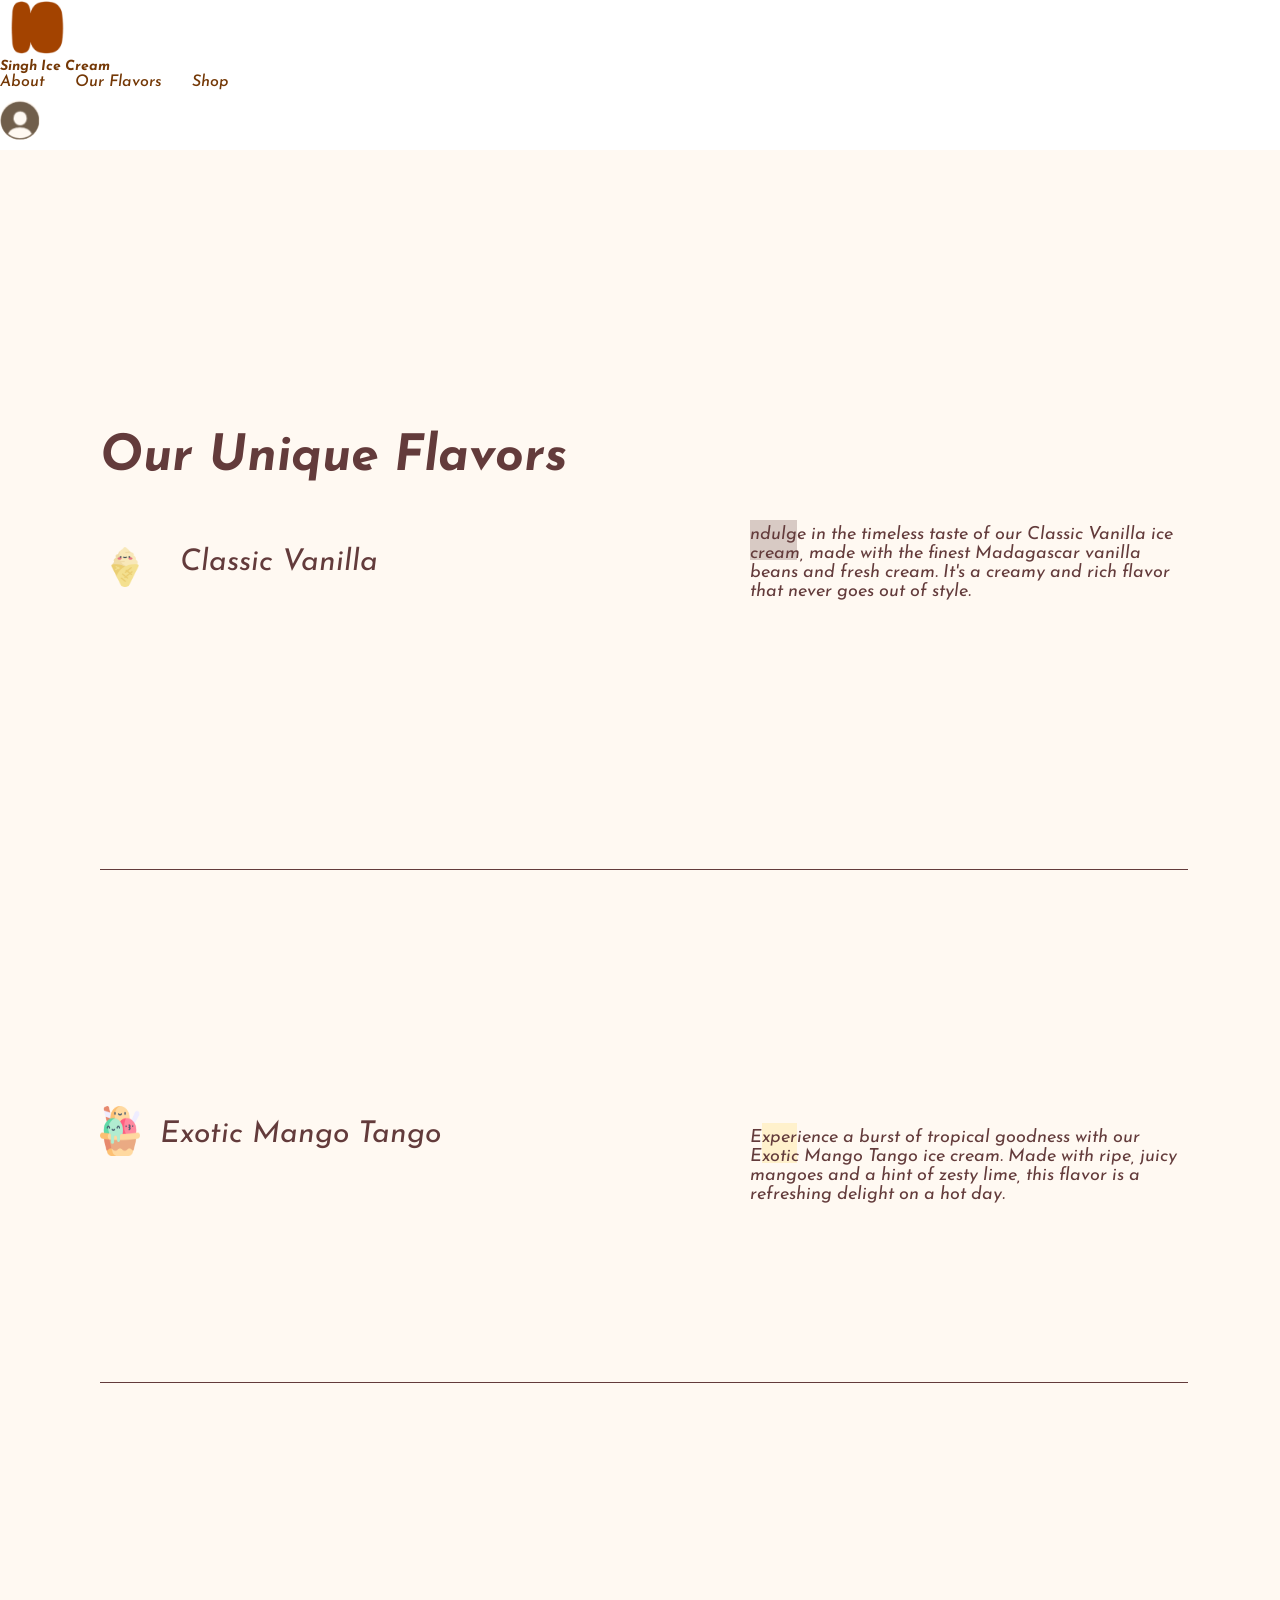
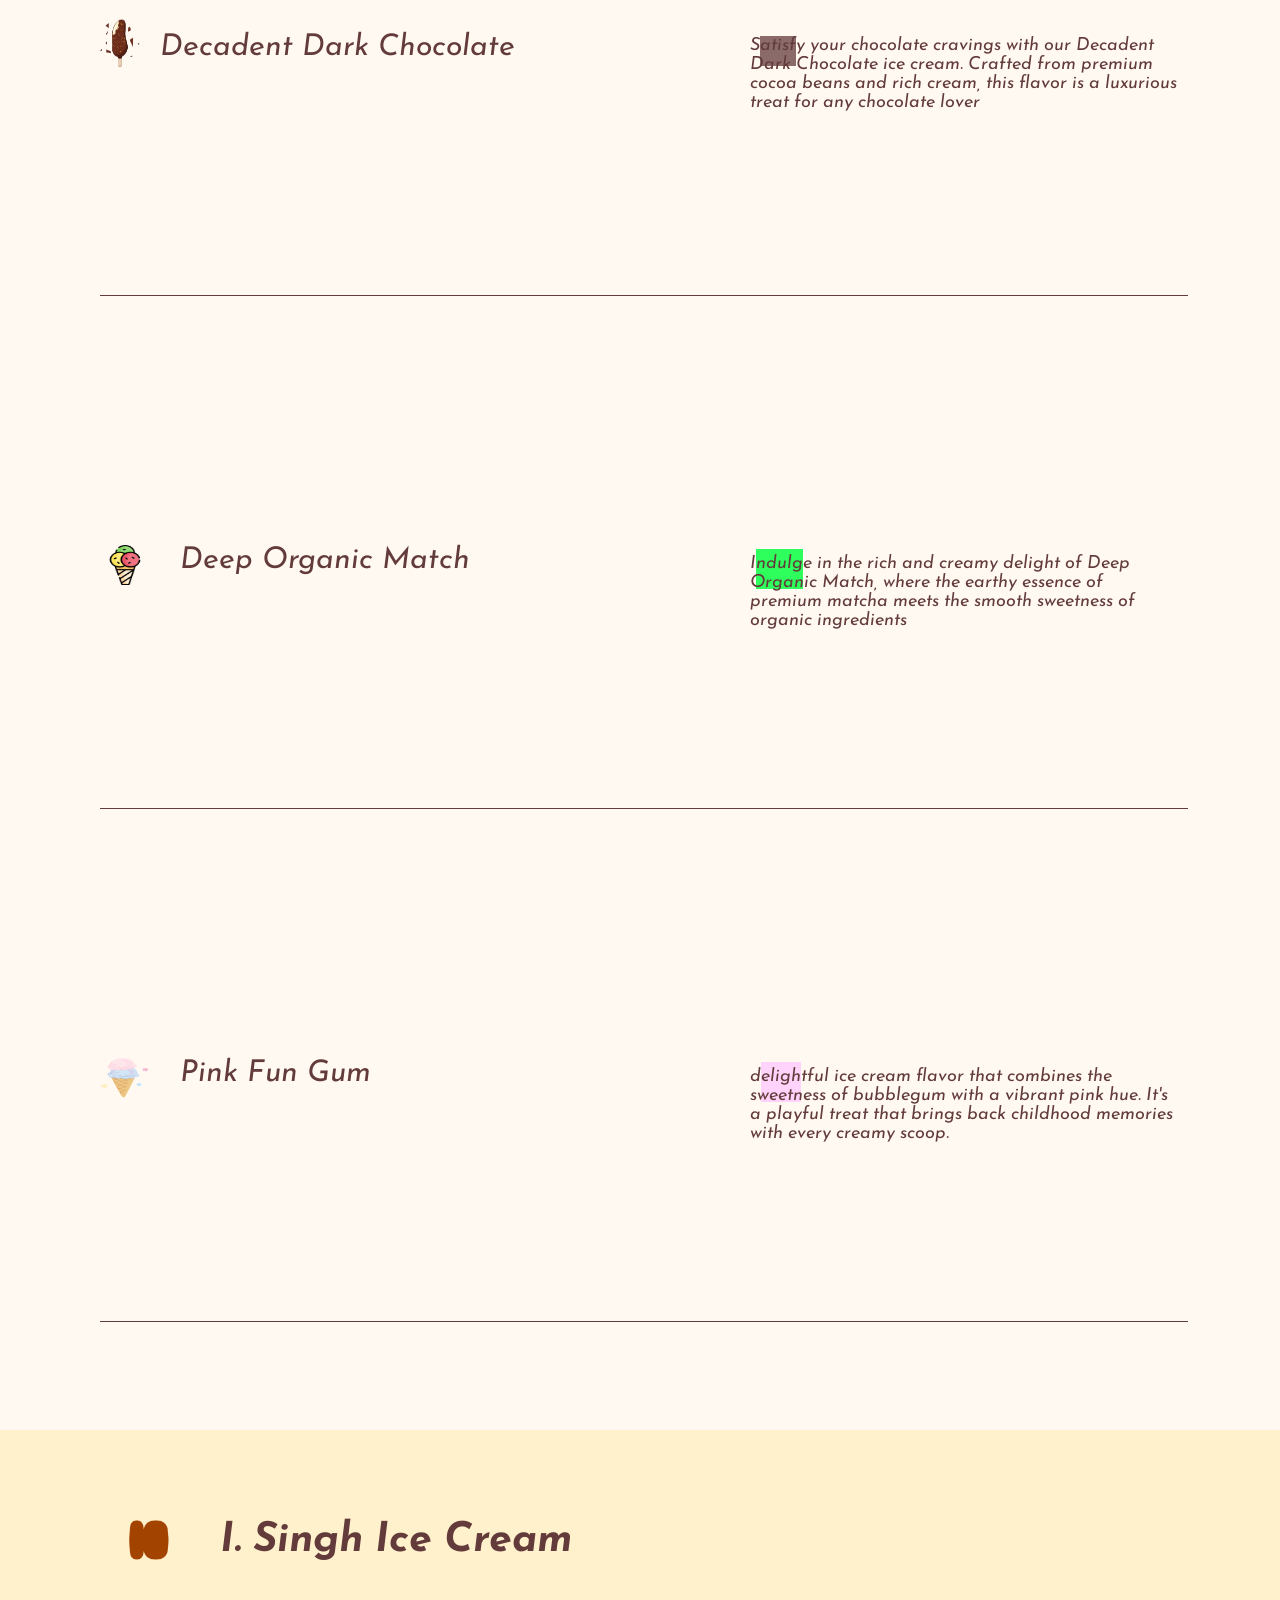
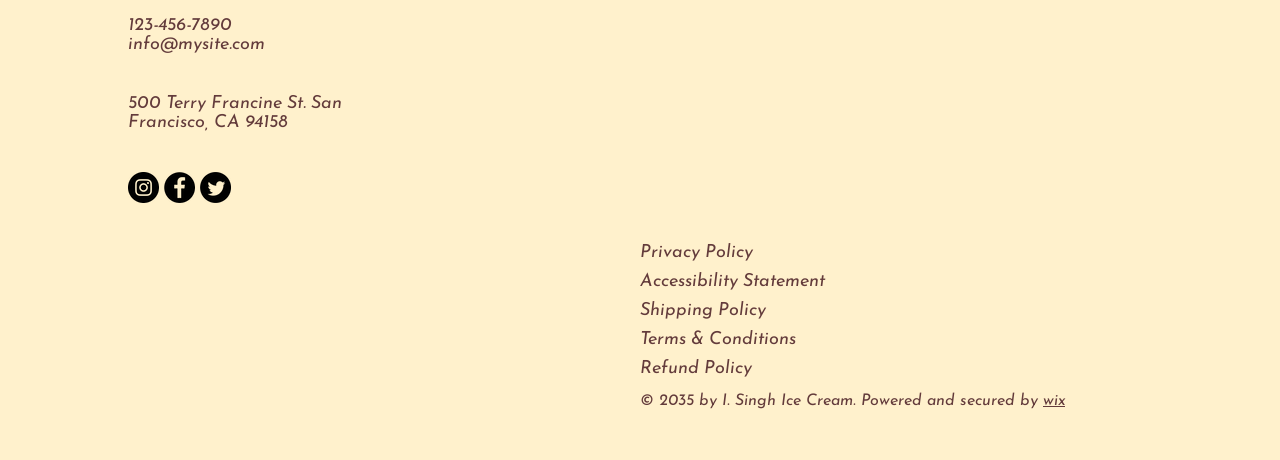
<file: our flavors.html>
<!DOCTYPE html>
<html lang="en">
<head>
    <meta charset="UTF-8">
    <meta name="viewport" content="width=device-width, initial-scale=1.0">
    <meta name="robots" content="index,follow"/>
    <Meta name=”description”   content="sweet,ice cream"/>
    <Meta name="author"  content="natia kasaburi" />
    <Meta name =”keywords” content="delicious,Outstanding,ice cream"/>
    <Meta property="og:title" content="sweet ice cream"/>
    <Meta property="og:description" content="ice cream"/>
    <Meta property="og:type" content="website"/>
    <title>ice cream</title>
    <link rel="stylesheet" href="./our  flavors.css">
    <link rel="icon" href="./ice.html/favicon.ico"/>
    <link href="https://fonts.google.com/specimen/Josefin+Sans" rel="stylesheet"/>
    <link rel="stylesheet" href="https://fonts.google.com/specimen/PT+Sans">
</head>
<body>
    <div>
        <header>
            <nav>
                <img src="./ice.html/nn.png" alt="icon" class="icon">
                <p class="tex">Singh Ice Cream</p>
                <ul class="ul">
                    <li><a href="about">About</a>  </li> 
                    <li><a href="Our Flavors">Our Flavors</a></li>
                    <li><a href="Shop">Shop</a></li>
                </ul>
                <div class="login">
                    <img src="./ice.html/icon1.png" alt="foto"  class="foto">
                    <a href="#"  class="login1"> Log In </a>
                    <a href="#" class="cart">Cart (0)</a>
                </div>
            </nav>
            <div class="burgerbar">
                <img src="./ice.html/menu1.png" alt="burger" class="burger">
            </div>
        </header>
        <main>
           <div class="home">
                <div class="conteiner">
                    <div class="conteiner1"> 
                        <h1>Our Unique Flavors </h1>
                        <div class="content">
                            <p> Classic Vanilla </p>
                            <img src="./ice.html/55555.png" alt="ice" class="ice1">
                        </div>  
                    </div>
                    <div class="conteiner2">
                        <p class="p">  
                            <span class="one">ndulg</span>e in the timeless taste of our Classic Vanilla ice cream, made with the finest Madagascar vanilla beans and fresh cream. It's a creamy and rich flavor that never goes out of style.
                        </p>
                    </div>
                </div>
                <div class="conteiner-0">
                    <div class="conteiner-1">
                        <img src="./ice.html/4444.png" alt="photo" class="smile">
                        <p>Exotic Mango Tango</p>
                    </div>
                    <div class="checkbox">
                        <p class="p">      
                            E<span class="two">xper</span>ience a burst of tropical goodness with our Exotic Mango Tango ice cream. Made with ripe, juicy mangoes and a hint of zesty lime, this flavor is a refreshing delight on a hot day.
                        </p>
                    </div>
                </div>
                <div class=last>
                    <div class="conteiner-1">
                        <img src="./ice.html/dark.png" alt="icon" class="smile">
                        <p>
                            Decadent Dark Chocolate
                        </p>
                    </div>
                    <div class="conteiner2">
                        <p class="p"> 
                            S<span class="three">atisf</span>y your chocolate cravings with our Decadent Dark Chocolate ice cream. Crafted from premium cocoa beans and rich cream, this flavor is a luxurious treat for any chocolate lover
                        </p>
                    </div>   
                </div>
                <div class="box">
                    <div class="box1">
                        <div class="content">
                            <p> Deep Organic Match  </p>
                            <img src="./ice.html/2222.png" alt="ice" class="ice1">
                        </div>  
                    </div>
                    <div class="box2">
                        <p class="p">   
                            I<span class="four">ndulg</span>e  in the rich and creamy delight of Deep Organic Match, where the earthy essence of premium matcha meets the smooth sweetness of organic ingredients
                        </p>
                    </div>
                </div>
                <div class="box">
                    <div class="box1"> 
                        <div class="content">
                            <p>Pink Fun Gum </p>
                            <img src="./ice.html/3333.png" alt="ice" class="ice1">
                        </div>  
                    </div>
                    <div class="box2">
                        <p class="p">                        
                            d<span class="five">eligh</span>tful ice cream flavor that combines the sweetness of bubblegum with a vibrant pink hue. It's a playful treat that brings back childhood memories with every creamy scoop. 
                        </p>
                    </div>
                </div>
            </main>
            <footer>
                <div class="information">
                    <div class="information1">
                        <div class="Log">
                            <img src="./ice.html/nn.png" alt="icon" class="icon1">
                            <h3>I. Singh Ice Cream</h3>
                        </div>
                    <div class="log1">
                        <div class="info">
                            <a href="tel:123-456-7890">123-456-7890</a>
                            <a href="mailinfo@mysite.com">info@mysite.com</a>    
                        </div>
                        <div class="info1">
                            <p>500 Terry Francine St. San </p>
                            <p>Francisco, CA 94158</p>
                        </div>
                         <div>
                            <img src="./ice.html/instagram.png" alt="instagram">
                            <img src="./ice.html/facebook.png" alt="facebook">
                            <img src="./ice.html/twiter.png" alt="twiter">
                        </div>
                    </div>
                </div>
                <div class="information2">
                    <div class="href">
                        <a href="#">Privacy Policy</a>
                        <a href="#">Accessibility Statement</a>
                        <a href="#">Shipping Policy</a>
                        <a href="#">Terms & Conditions</a>
                        <a href="#">Refund Policy</a>
                    </div>
                    <div>
                        <p>© 2035 by I. Singh Ice Cream. Powered and secured by <span style=text-decoration:underline>wix</span>  </p>
                    </div>
                </div>
            </footer>
        </div>
    </body>
</html>
</file>
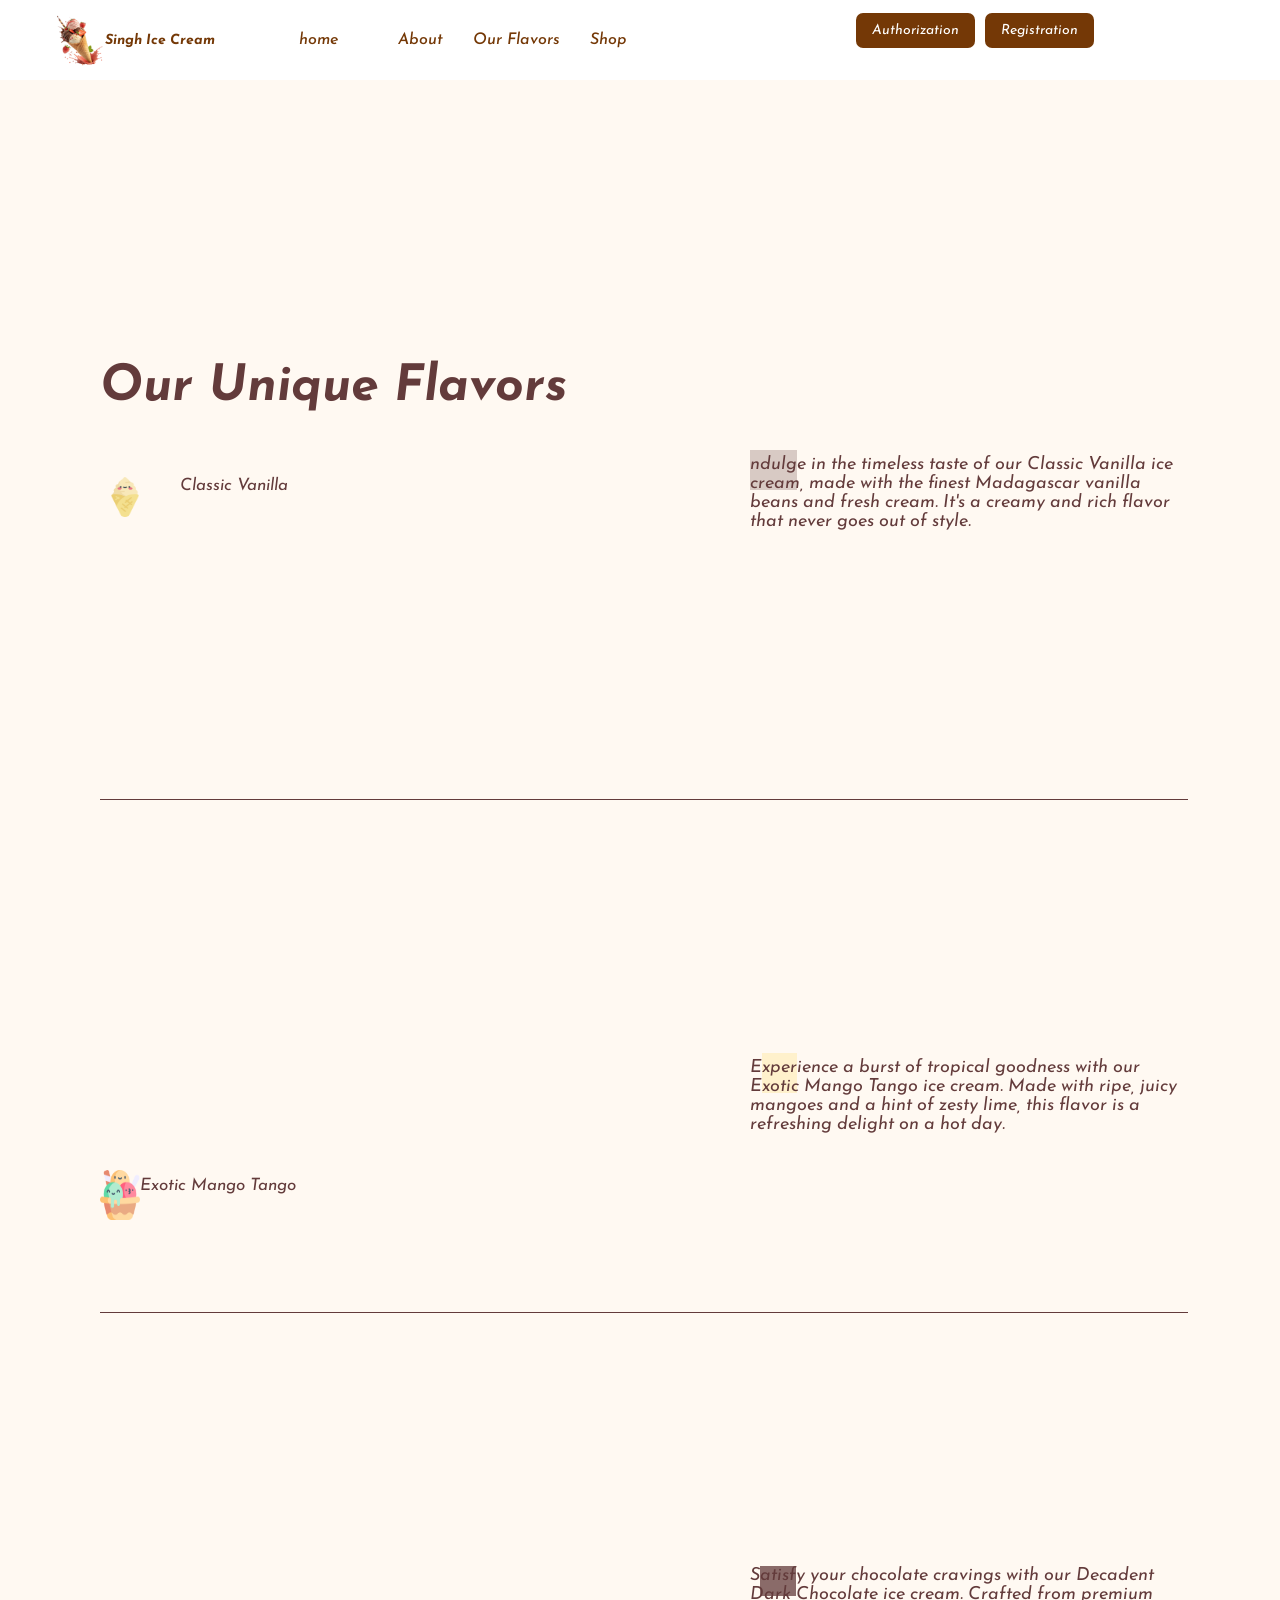
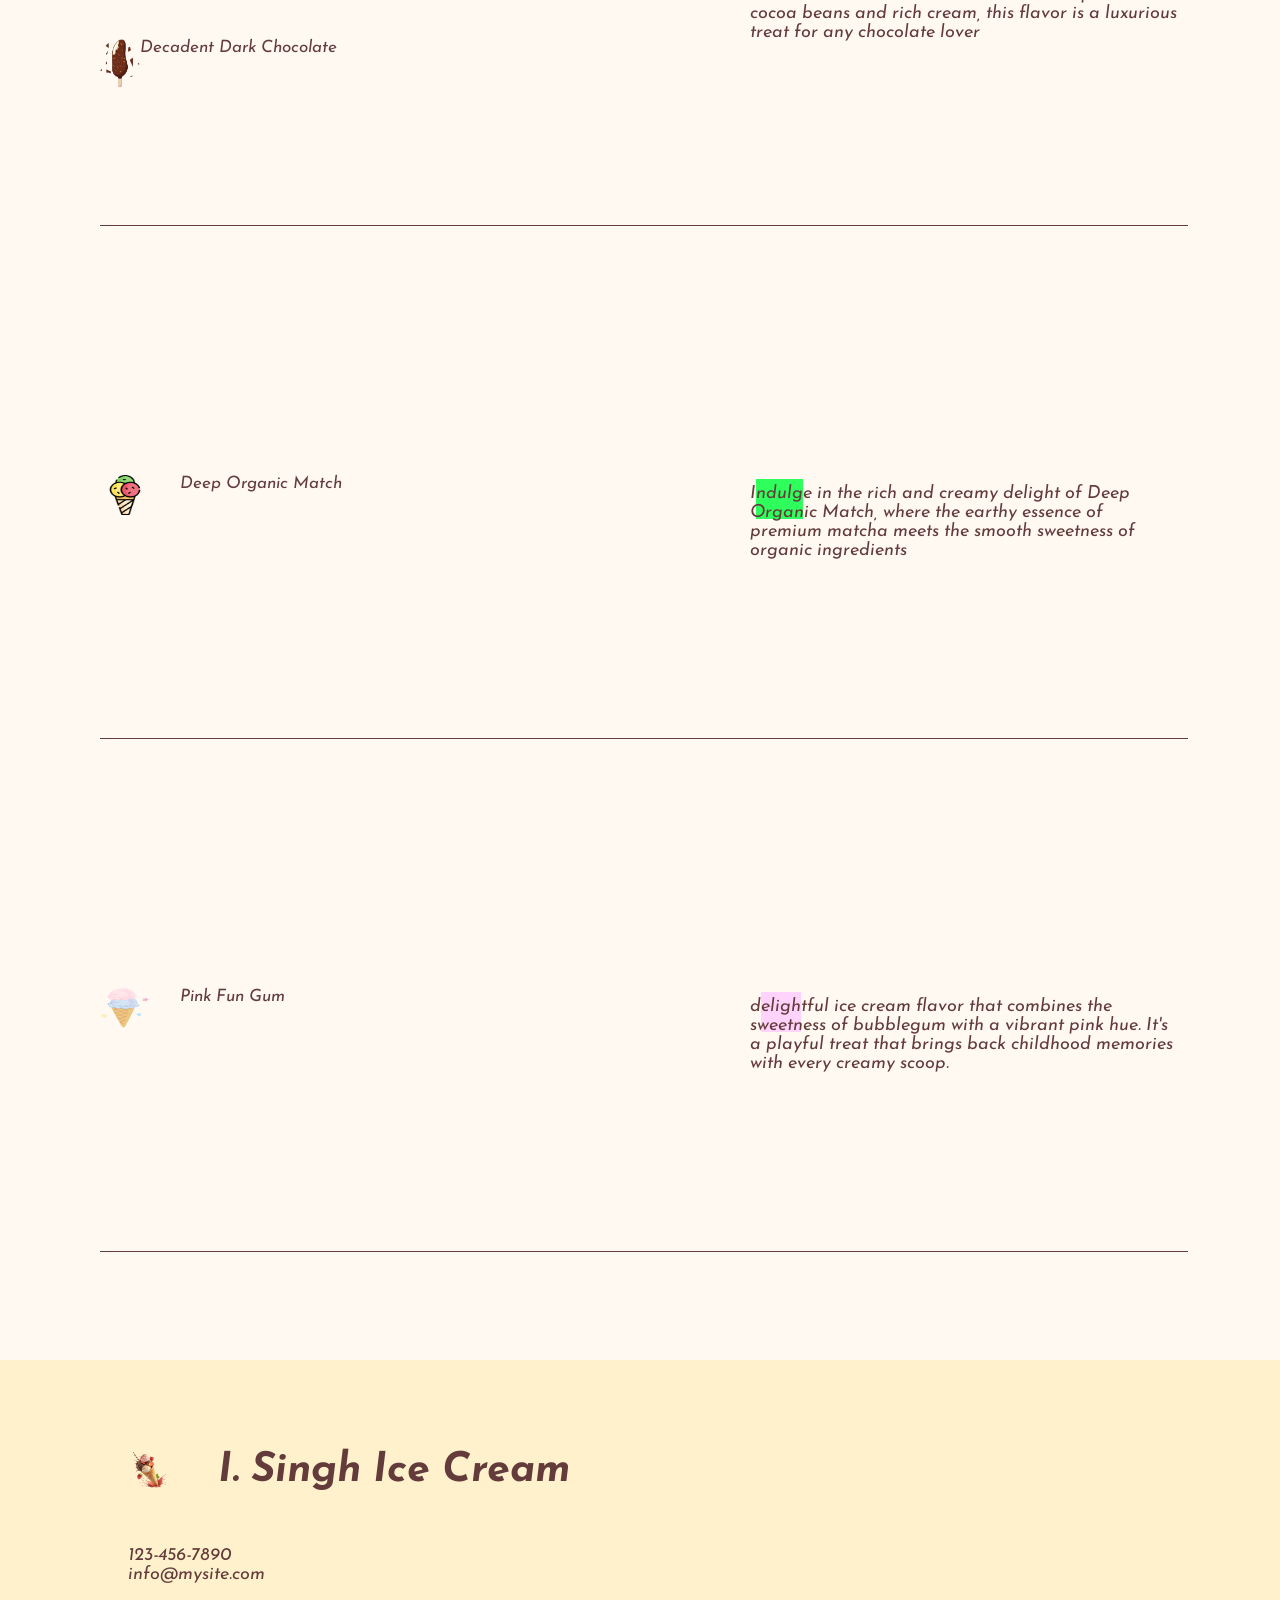
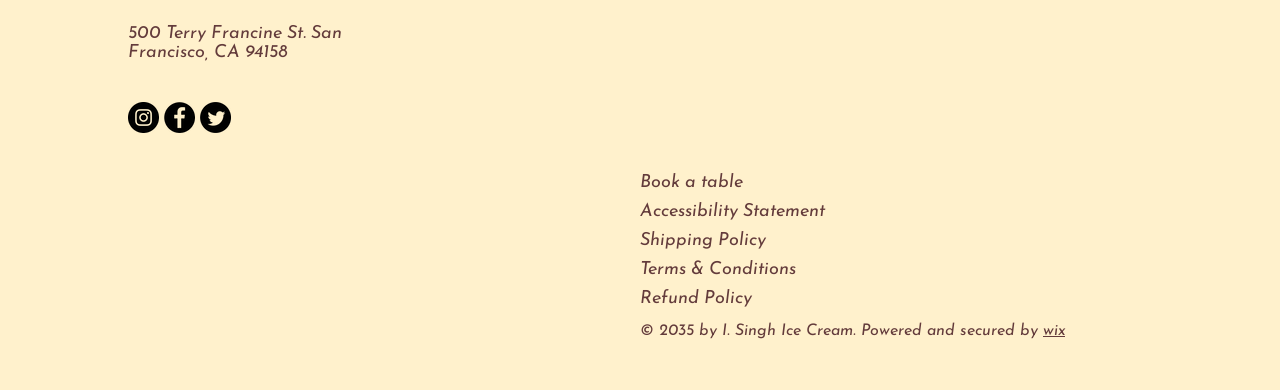
<file: our-flavors.html>
<!DOCTYPE html>
<html lang="en">
<head>
    <meta charset="UTF-8">
    <meta name="viewport" content="width=device-width, initial-scale=1.0">
    <meta name="robots" content="index,follow"/>
    <Meta name=”description”   content="sweet,ice cream"/>
    <Meta name="author"  content="natia kasaburi" />
    <Meta name =”keywords” content="delicious,Outstanding,ice cream"/>
    <Meta property="og:title" content="sweet ice cream"/>
    <Meta property="og:description" content="ice cream"/>
    <Meta property="og:type" content="website"/>
    <title>ice cream</title>
    <link rel="stylesheet" href="./our  flavors.css">
    <link rel="icon" href="./ice.html/favicon.ico"/>
    <link rel="stylesheet" href="https://cdnjs.cloudflare.com/ajax/libs/font-awesome/6.7.2/css/all.min.css" integrity="sha512-Evv84Mr4kqVGRNSgIGL/F/aIDqQb7xQ2vcrdIwxfjThSH8CSR7PBEakCr51Ck+w+/U6swU2Im1vVX0SVk9ABhg==" crossorigin="anonymous" referrerpolicy="no-referrer" />
</head>
<body>
    <div>
        <header class="header">
            <nav class="navbar">
                <div class="brand">
                    <img src="./ice.html/iceee.png" alt="Singh Ice Cream" class="icon">
                    <p class="tex">Singh Ice Cream</p>
                </div>
                <div class="li">
                    <ul class="ul">
                        <li><a href="./index.html">home</li>
                        <li> <a href="./about.html">About</a> </li>
                        <li><a href="./our-flavors.html">Our Flavors</a>  </li>
                        <li> <a href="./shop.html">Shop</a> </li>
                    </ul>
                </div>
                <div class="login1">
                    <div class="login">
                        <button type="button" id="btnLogin"><a href="./singin.html">Authorization</a></button>
                        <button type="button" id="btnRegister"> <a href="./registre.html">Registration </a></button>
                        <a href="#" class="cart">  Cart (0)</a>
                    </div>
                </div>
                <button type="button" class="burgerbar" id="burgerBtn" aria-label="Open menu">
                    <svg xmlns="http://www.w3.org/2000/svg"    class="burger"  viewBox="0 0 448 512">
                        <path fill="#743806"  d="M0 96C0 78.3 14.3 64 32 64l384 0c17.7 0 32 14.3 32 32s-14.3 32-32 32L32 128C14.3 128 0 113.7 0 96zM0 256c0-17.7 14.3-32 32-32l384 0c17.7 0 32 14.3 32 32s-14.3 32-32 32L32 288c-17.7 0-32-14.3-32-32zM448 416c0 17.7-14.3 32-32 32L32 448c-17.7 0-32-14.3-32-32s14.3-32 32-32l384 0c17.7 0 32 14.3 32 32z">
                        </path>
                    </svg>
                </button>
            </nav>
            <div class="mobileMenu" id="mobileMenu">
                <ul class="mobileNav">
                    <li><a href="./index.html">home</li>
                    <li><a href="./about.html">About</a></li>
                    <li>  <a href="./our-flavors.html">Our Flavors</a> </li>
                    <li> <a href="./shop.html">Shop</a></li>
                </ul>
                <div class="mobileAuth">
                    <button type="button" id="mobileLogin"><a href="./singin.html">Authorization</a></button>
                    <button type="button" id="mobileRegister"><a href="./registre.html">Registration </a></button>
                    <a href="#" class="mobileCart"> Cart (0)</a>
                </div>
            </div>
        </header>
        <main>
           <div class="home">
                <div class="conteiner">
                    <div class="conteiner1"> 
                        <h1>Our Unique Flavors </h1>
                        <div class="content">
                            <p class="p1"> Classic Vanilla </p>
                            <img src="./ice.html/55555.png" alt="ice" class="ice1">
                        </div>
                        <div class="border"> </div> 
                    </div>
                    <div class="conteiner2">
                        <p class="p">  
                            <span class="one">ndulg</span>e in the timeless taste of our Classic Vanilla ice cream, made with the finest Madagascar vanilla beans and fresh cream. It's a creamy and rich flavor that never goes out of style.
                        </p>
                    </div>
                </div>
                <div class="conteiner-0">
                    <div class="conteiner-1">
                        <div class="content1">
                            <img src="./ice.html/4444.png" alt="photo" class="smile">
                            <p class="p1">Exotic Mango Tango</p>
                        </div>
                        <div class="border1"></div>
                    </div>
                    <div class="checkbox">
                        <p class="p">      
                            E<span class="two">xper</span>ience a burst of tropical goodness with our Exotic Mango Tango ice cream. Made with ripe, juicy mangoes and a hint of zesty lime, this flavor is a refreshing delight on a hot day.
                        </p>
                    </div>
                </div>
                <div class=last>
                    <div class="content1">
                        <img src="./ice.html/dark.png" alt="icon" class="smile">
                        <p class="p1">
                            Decadent Dark Chocolate
                        </p>
                    </div>
                    <div class="border2"></div>
                    <div class="conteiner2">
                        <p class="p"> 
                            S<span class="three">atisf</span>y your chocolate cravings with our Decadent Dark Chocolate ice cream. Crafted from premium cocoa beans and rich cream, this flavor is a luxurious treat for any chocolate lover
                        </p>
                    </div>   
                </div>
                <div class="box">
                    <div class="box1">
                        <div class="content">
                            <p class="p1"> Deep Organic Match  </p>
                            <img src="./ice.html/2222.png" alt="ice" class="ice1">
                        </div>
                        <div class="border3"></div>
                    </div>
                    <div class="box2">
                        <p class="p">   
                            I<span class="four">ndulg</span>e  in the rich and creamy delight of Deep Organic Match, where the earthy essence of premium matcha meets the smooth sweetness of organic ingredients
                        </p>
                    </div>
                </div>
                <div class="box">
                    <div class="box1"> 
                        <div class="content">
                            <p class="p1">Pink Fun Gum </p>
                            <img src="./ice.html/3333.png" alt="ice" class="ice1">
                        </div> 
                        <div class="border4"></div>
                    </div>
                    <div class="box2">
                        <p class="p">                        
                            d<span class="five">eligh</span>tful ice cream flavor that combines the sweetness of bubblegum with a vibrant pink hue. It's a playful treat that brings back childhood memories with every creamy scoop. 
                        </p>
                    </div>
                </div>
            </main>
            <footer>
                <div class="information">
                    <div class="information1">
                        <div class="Log">
                            <img src="./ice.html/iceee.png" alt="icon" class="icon1">
                            <h3>I. Singh Ice Cream</h3>
                        </div>
                    <div class="log1">
                        <div class="info">
                            <a href="tel:123-456-7890">123-456-7890</a>
                            <a href="mailinfo@mysite.com">info@mysite.com</a>    
                        </div>
                        <div class="info1">
                            <p>500 Terry Francine St. San </p>
                            <p>Francisco, CA 94158</p>
                        </div>
                       <div class="info2">
                            <img src="./ice.html/instagram.png" alt="instagram">
                            <img src="./ice.html/facebook.png" alt="facebook">
                            <img src="./ice.html/twiter.png" alt="twiter">
                        </div>
                    </div>
                </div>
                <div class="information2">
                    <div class="href">
                        <a href="./book.html">Book a table</a>
                        <a href="./Accessibility Statement.html">Accessibility Statement</a>
                        <a href="./Accessibility Statement.html">Shipping Policy</a>
                        <a href="./cards.html">Terms & Conditions</a>
                        <a href="./Accessibility Statement.html">Refund Policy</a>
                    </div>
                    <div>
                        <p>© 2035 by I. Singh Ice Cream. Powered and secured by <span style=text-decoration:underline>wix</span>  </p>
                    </div>
                </div>
            </footer>
        </div>
    </body>
    <script src="./index.js"></script>
</html>
</file>
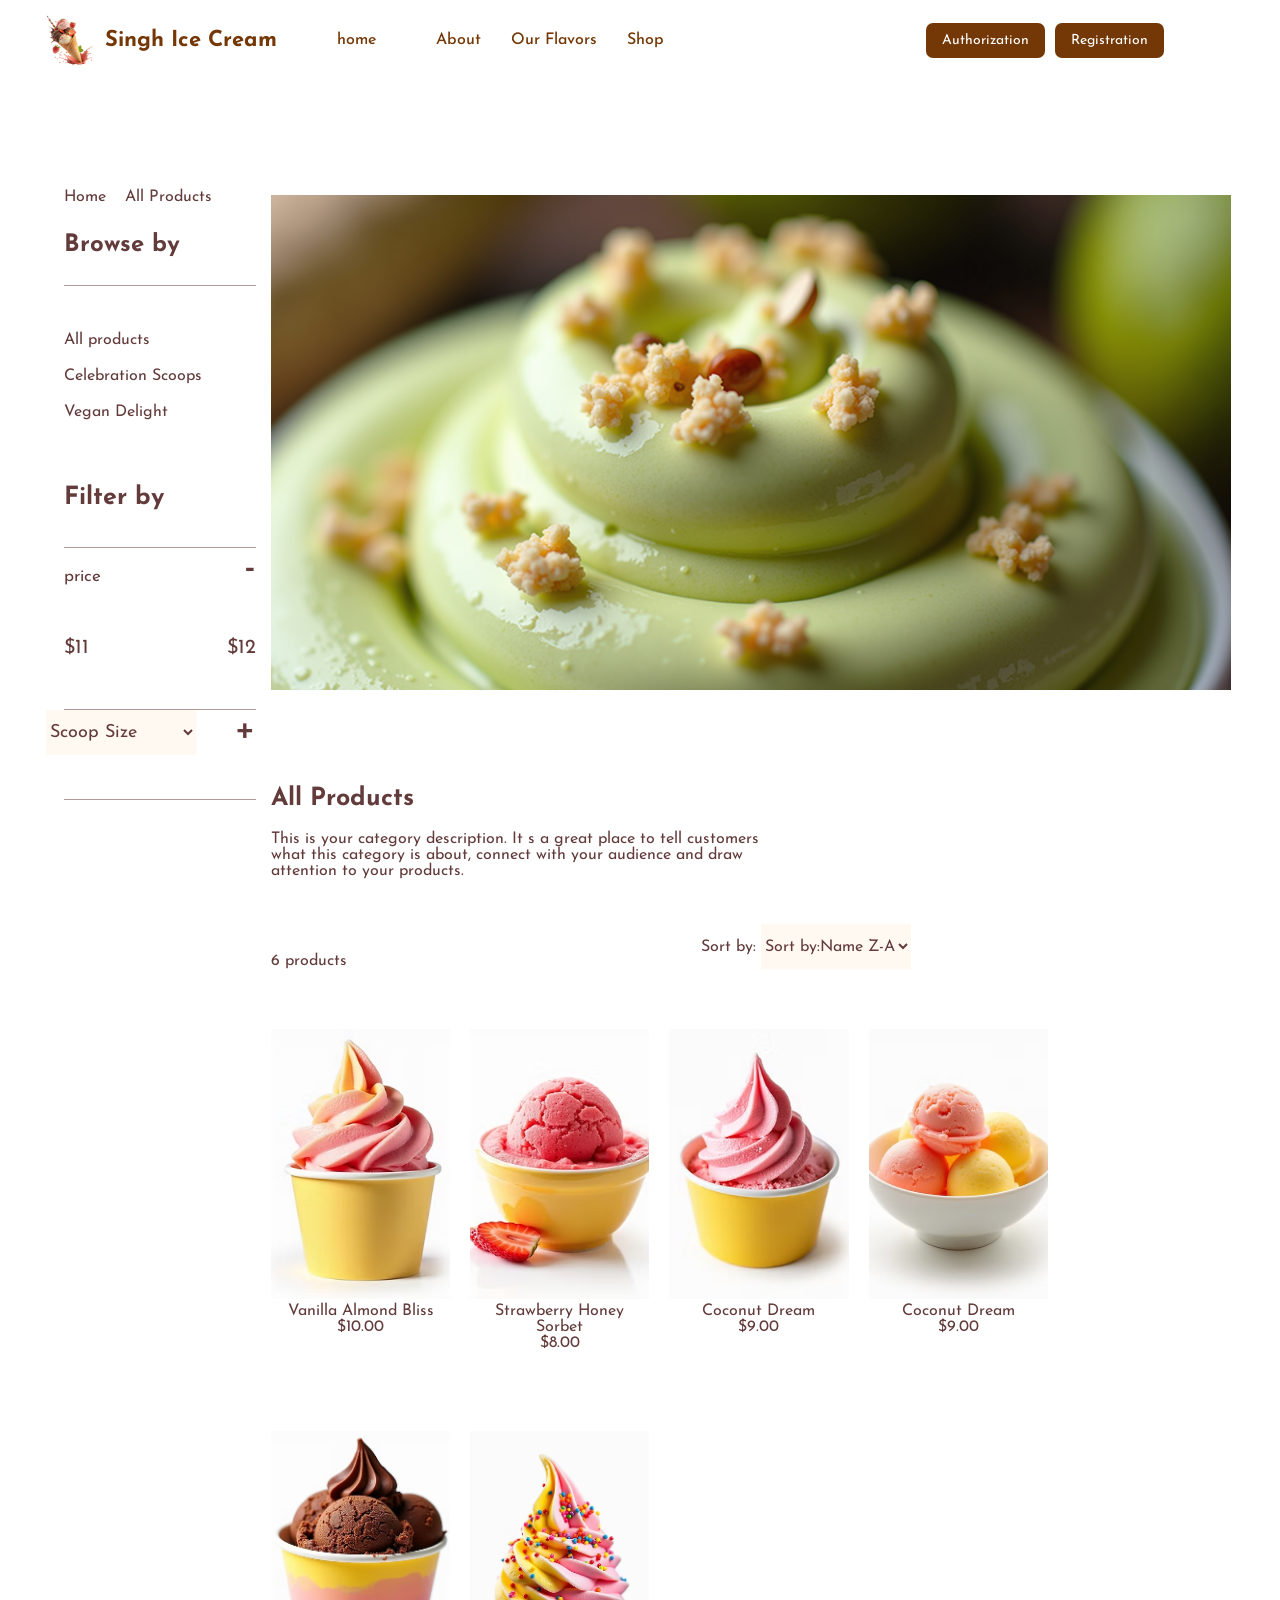
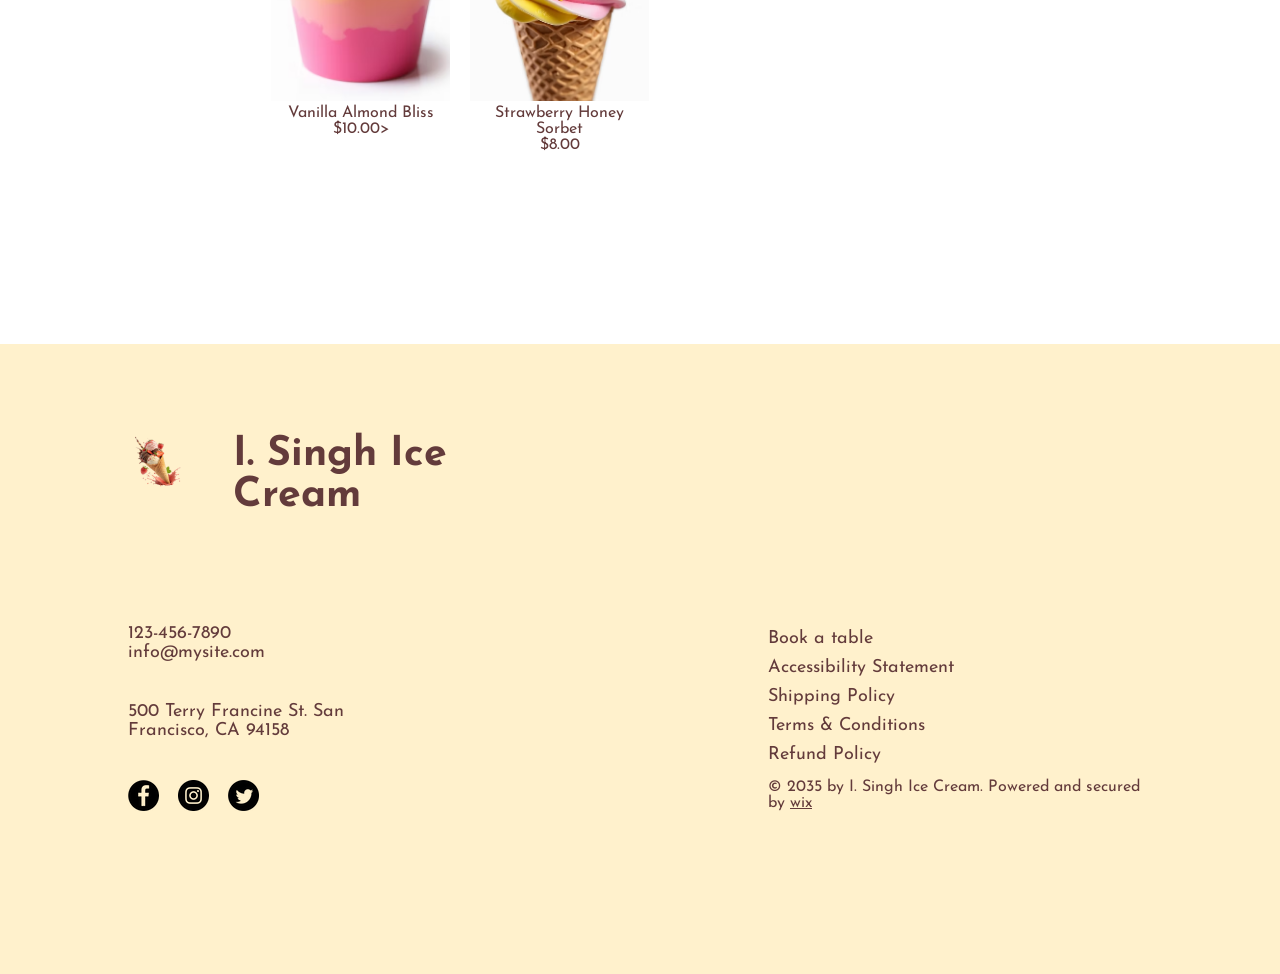
<file: shop.html>
<!DOCTYPE html>
<html lang="en">
    <head>
        <meta charset="UTF-8">
        <meta name="viewport" content="width=device-width, initial-scale=1.0">
        <meta name="robots" content="index,follow"/>
        <Meta name=”description”   content="sweet,ice cream"/>
        <Meta name="author"  content="natia kasaburi" />
        <Meta name =”keywords” content="delicious,Outstanding,ice cream"/>
        <Meta property="og:title" content="sweet ice cream"/>
        <Meta property="og:description" content="ice cream"/>
        <Meta property="og:type" content="website"/>
        <title>ice cream</title>
        <link rel="stylesheet" href="./shop.css">
        <link rel="icon" href="./ice.html/favicon.ico"/>
        <link rel="stylesheet" href="https://cdnjs.cloudflare.com/ajax/libs/font-awesome/6.7.2/css/all.min.css" integrity="sha512-Evv84Mr4kqVGRNSgIGL/F/aIDqQb7xQ2vcrdIwxfjThSH8CSR7PBEakCr51Ck+w+/U6swU2Im1vVX0SVk9ABhg==" crossorigin="anonymous" referrerpolicy="no-referrer" />
    </head>
    <body>
        <header class="header">
            <nav class="navbar">
                <div class="brand">
                    <img src="./ice.html/iceee.png" alt="Singh Ice Cream" class="icon">
                    <p class="tex">Singh Ice Cream</p>
                </div>
                <div class="li">
                    <ul class="ul">
                        <li><a href="./index.html">home</li>
                        <li> <a href="./about.html">About</a> </li>
                        <li><a href="./our-flavors.html">Our Flavors</a>  </li>
                        <li> <a href="./shop.html">Shop</a> </li>
                    </ul>
                </div>
                <div class="login1">
                    <div class="login">
                        <button type="button" id="btnLogin"><a href="./singin.html">Authorization</a></button>
                        <button type="button" id="btnRegister"> <a href="./singin.html">Registration </a></button>
                        <a href="#" class="cart">  Cart (0)</a>
                    </div>
                </div>
                <button type="button" class="burgerbar" id="burgerBtn" aria-label="Open menu">
                    <svg xmlns="http://www.w3.org/2000/svg"    class="burger"  viewBox="0 0 448 512">
                        <path fill="#743806"  d="M0 96C0 78.3 14.3 64 32 64l384 0c17.7 0 32 14.3 32 32s-14.3 32-32 32L32 128C14.3 128 0 113.7 0 96zM0 256c0-17.7 14.3-32 32-32l384 0c17.7 0 32 14.3 32 32s-14.3 32-32 32L32 288c-17.7 0-32-14.3-32-32zM448 416c0 17.7-14.3 32-32 32L32 448c-17.7 0-32-14.3-32-32s14.3-32 32-32l384 0c17.7 0 32 14.3 32 32z">
                        </path>
                    </svg>
                </button>
            </nav>
            <div class="mobileMenu" id="mobileMenu">
                <ul class="mobileNav">
                    <li><a href="./index.html">home</li>
                    <li><a href="./about.html">About</a></li>
                    <li>  <a href="./our-flavors.html">Our Flavors</a> </li>
                    <li> <a href="./shop.html">Shop</a></li>
                </ul>
                <div class="mobileAuth">
                <button type="button" id="mobileLogin"> <a href="./singin.html">Authorization</a></button>
                    <button type="button" id="mobileRegister"> <a href="./singin.html">Registration </a> </button>
                    <a href="#" class="mobileCart"> Cart (0)</a>
                </div>
            </div>
        </header>
        <main>
            <section>
                <div class="content">
                    <div class="box">
                        <div class="content1">
                            <div>
                                <a href="./sweet.html">Home</a>
                            </div>
                            <div>
                                <p>All Products</p>
                            </div>
                        </div>
                        <div class="content2">
                            <h2>Browse by</h2>
                        </div>
                        <ul class="product">
                            <li class="li1"> <a href="./cacke.html">   All products</a> </li>
                            <li class="li2"> <a href="./cacke.html">Celebration Scoops</a></li>
                            <li class="li3"><a href="./cacke.html">Vegan Delight</a></li>
                        </ul>
                        <div class="content3">
                            <h3>Filter by</h3>
                        </div>
                        <div class="price">
                            <p class="pricee">price</p>
                            <div class="price1">
                                <button onclick="toggleinput()" class="price1">-</button> 
                                <form>
                                    <input type="range" name="range" required id="myinput">
                                </form>
                            </div>
                        </div>
                        <div class="conteiner">
                            <p>$11</p>
                            <p>$12</p>
                        </div>
                        <div class="scoop">
                            <button>+</button>
                            <form action>
                                <select name="select" id="select" class="select">
                                    <option>Scoop Size</option>
                                    <option>Double Scoop</option>
                                    <option>Single Scoop</option>
                                </select>
                            </form>
                        </div>
                    </div>
                    <div class="box1">
                        <div class="ice1">
                            <img src="./ice.html/ice.png" alt="ice" class="ice">
                            <h3>All Products</h3>
                            <a href="./menu.html" class="filter">Filter & Sort</a>
                            <p class="this">This is your category description. It s a great place to tell customers what this category is about, connect with your audience and draw attention to your products.</p>
                        </div>
                        <div class="box2">
                            <p class="products"> 6 products</p>
                            <form action class="myselect">
                                <label form="myselect">Sort by:</label>
                                <select action id="myselect">
                                    <option value="by name" >Sort by:Name  Z-A</option>
                                    <option value="Recommended">Recommended</option>
                                    <option value="Newest">Newest</option>
                                    <option value="price">Price (low to high)</option>
                                    <option value="price">Price (high to low)</option>
                                    <option value="name">Name A-Z</option>
                                    <option value="name">Name Z-A</option>
                                </select>
                            </form>
                        </div>
                        <div class="box3">
                            <div class="grid">
                                <img src="./ice.html/seven.avif" alt="ice" class="icecream">
                                <p class="title">Vanilla Almond Bliss</p>
                                <p class="title1" > $10.00</p>
                            </div>
                            <div class="grid">
                                <img src="./ice.html/four.avif" alt="ice" class="icecream">
                                <p class="title">Strawberry Honey Sorbet</p>
                                <p class="title1">$8.00</p>
                            </div>
                            <div class="grid">
                                <img src="./ice.html/five.avif" alt="ice" class="icecream">
                                <p class="title">Coconut Dream</p>
                                <p class="title1">$9.00</p>
                            </div>
                            <div class="grid">
                                <img src="./ice.html/one.avif" alt="ice" class="icecream">
                                <p class="title">Coconut Dream</p>
                                <p class="title1">$9.00</p>
                            </div>
                        <div class="grid">
                                <img src="./ice.html/two.avif" alt="ice" class="icecream">
                                <p class="title">Vanilla Almond Bliss</p>
                                <p class="title1">$10.00></p>
                        </div>
                        <div class="grid">
                                <img src="./ice.html/three.avif" alt="ice" class="icecream">
                                <p class="title">Strawberry Honey Sorbet</p>
                                <p class="title1">$8.00</p>
                        </div>
                        </div>
                    </div> 
                </div>
            </section>
        </main>
        <footer>
            <div class="information">
                <div class="information1">
                    <div class="Log">
                        <img src="./ice.html/iceee.png" alt="icon" class="icon">
                        <h6>I. Singh Ice Cream</h6>
                    </div>
                    <div class="log1">
                        <div class="info">
                            <a href="tel:123-456-7890">123-456-7890</a>
                            <a href="mailinfo@mysite.com">info@mysite.com</a>    
                        </div>
                        <div class="info1">
                            <p>500 Terry Francine St. San </p>
                            <p>Francisco, CA 94158</p>
                        </div>
                        <ul class="info2">
                            <li>
                                <a href="https://www.facebook.com/" target="_blank">
                                    <img src="./ice.html/facebook.png">
                                </a>
                            </li>
                            <li>
                                <a href="https://www.instagram.com/" target="_blank">
                                    <img src="./ice.html/instagram.png">
                                </a>
                            </li>
                            <li>
                                <a href="https://www.instagram.com/" target="_blank">
                                    <img src="./ice.html/twiter.png" alt="twiter">
                                </a>
                            </li>
                        </ul>
                    </div>
                </div>
                <div class="information2">
                    <div class="href">
                        <a href="./book.html">Book a table</a>
                        <a href="./Accessibility Statement.html">Accessibility Statement</a>
                        <a href="./Accessibility Statement.html">Shipping Policy</a>
                        <a href="./cards.html">Terms & Conditions</a>
                        <a href="./Accessibility Statement.html">Refund Policy</a>
                    </div>
                    <div class="by">
                        <p>© 2035 by I. Singh Ice Cream. Powered and secured by <span style=text-decoration:underline>wix</span>  </p>
                    </div>
                </div>
            </div>
        </footer> 
        <script src="./index.js"></script>
    </body>
</html>
</file>
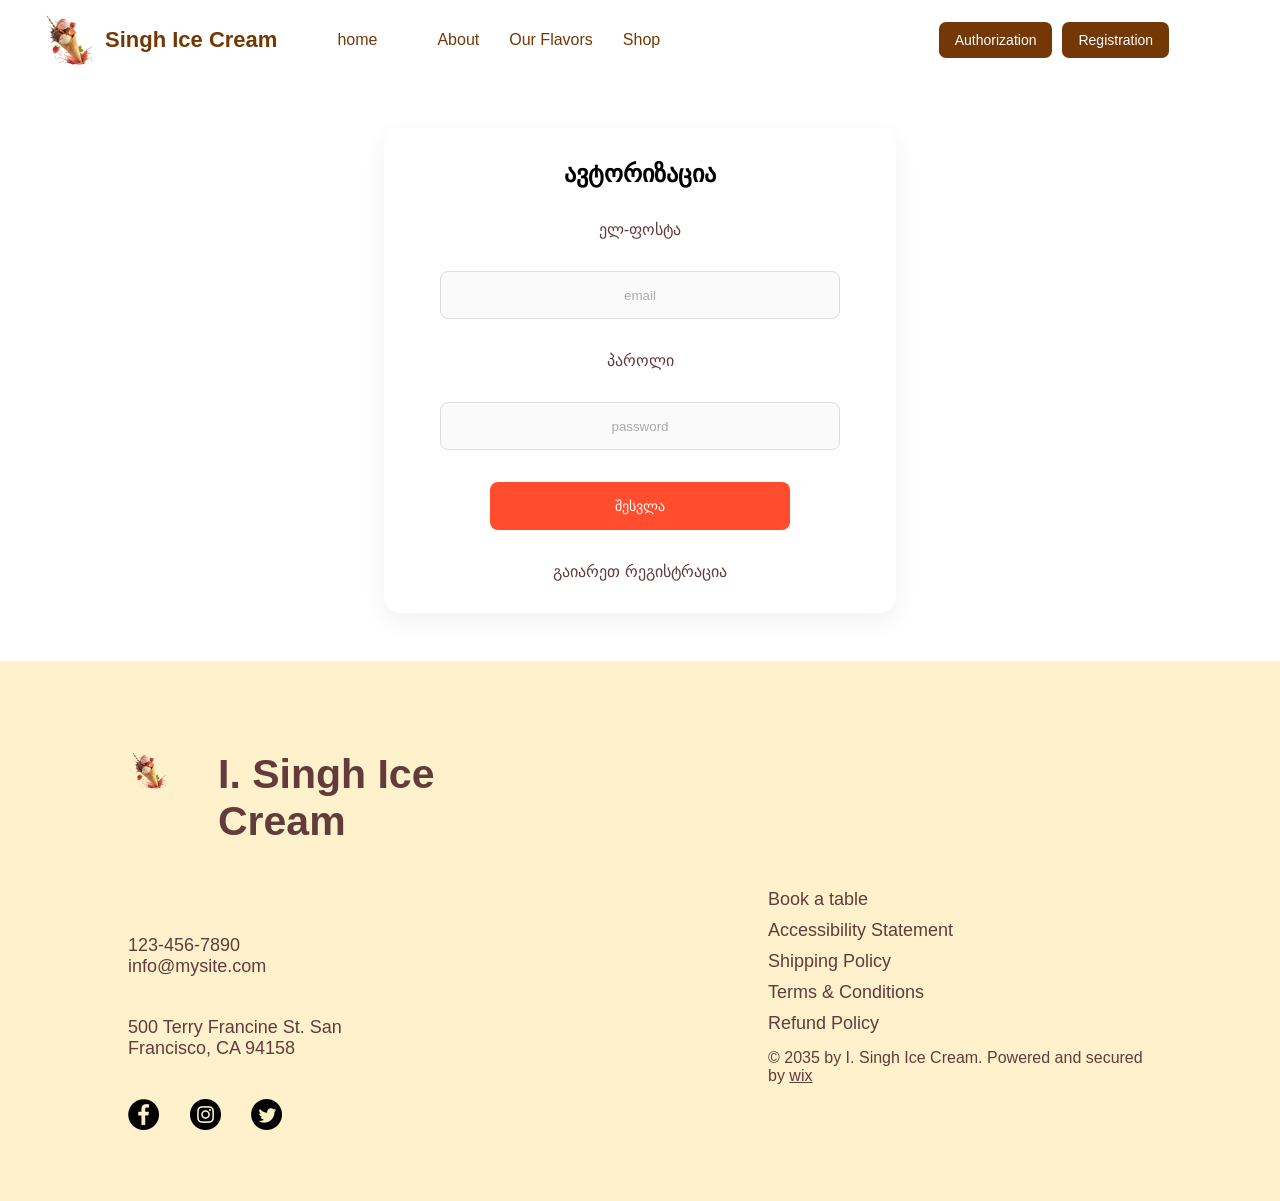
<file: singin.html>
<!DOCTYPE html>
<html lang="en">
    <head>
        <meta charset="UTF-8">
        <meta name="viewport" content="width=device-width, initial-scale=1.0">
        <title>Document</title>
        <link rel="stylesheet" href="./singin.css">
    </head>
    <body>
        <header class="header">
            <nav class="navbar">
                <div class="brand">
                    <img src="./ice.html/iceee.png" alt="Singh Ice Cream" class="icon">
                    <p class="tex">Singh Ice Cream</p>
                </div>
                <div class="li">
                    <ul class="ul">
                        <li><a href="./index.html">home</li>
                        <li> <a href="./about.html">About</a> </li>
                        <li><a href="./our-flavors.html">Our Flavors</a>  </li>
                        <li> <a href="./shop.html">Shop</a> </li>
                    </ul>
                </div>
                <div class="login1">
                    <div class="login">
                        <button type="button" id="btnLogin"><a href="./singin.html">Authorization</a></button>
                        <button type="button" id="btnRegister"> <a href="./registre.html">Registration </a></button>
                        <a href="#" class="cart">  Cart (0)</a>
                    </div>
                </div>
                <button type="button" class="burgerbar" id="burgerBtn" aria-label="Open menu">
                    <svg xmlns="http://www.w3.org/2000/svg"    class="burger"  viewBox="0 0 448 512">
                        <path fill="#743806"  d="M0 96C0 78.3 14.3 64 32 64l384 0c17.7 0 32 14.3 32 32s-14.3 32-32 32L32 128C14.3 128 0 113.7 0 96zM0 256c0-17.7 14.3-32 32-32l384 0c17.7 0 32 14.3 32 32s-14.3 32-32 32L32 288c-17.7 0-32-14.3-32-32zM448 416c0 17.7-14.3 32-32 32L32 448c-17.7 0-32-14.3-32-32s14.3-32 32-32l384 0c17.7 0 32 14.3 32 32z">
                        </path>
                    </svg>
                </button>
            </nav>
            <div class="mobileMenu" id="mobileMenu">
                <ul class="mobileNav">
                    <li><a href="./index.html">home</li>
                    <li><a href="./about.html">About</a></li>
                    <li>  <a href="./our-flavors.html">Our Flavors</a> </li>
                    <li> <a href="./shop.html">Shop</a></li>
                </ul>
                <div class="mobileAuth">
                    <button type="button" id="mobileLogin"><a href="./singin.html">Authorization</a></button>
                    <button type="button" id="mobileRegister">   <a href="./registre.html">Registration </a> </button>
                    <a href="#" class="mobileCart"> Cart (0)</a>
                </div>
            </div>
        </header>
        <div class="conteiner">
            <form id="loginForm">
                <h2>ავტორიზაცია</h2>
                <label for="email">ელ-ფოსტა</label>
                <input type="email" id="email" name="email" required placeholder="email">
                <label for="password">პაროლი</label>
                <input type="password" id="password" name="password" required minlength="6" placeholder="password">
                <button type="submit" id="submit">შესვლა</button>
                <a href="./registre.html">გაიარეთ რეგისტრაცია</a>
                <div id="loginError" style="color:red; display:none;"></div>
                <div id="loginSuccess" style="color:green; display:none;"></div>
            </form>
        </div>
        <footer>
            <div class="information">
                <div class="information1">
                    <div class="Log">
                        <img src="./ice.html/iceee.png" alt="icon" class="icon1">
                        <h6>I. Singh Ice Cream</h6>
                    </div>
                    <div class="log1">
                        <div class="info">
                            <a href="tel:123-456-7890">123-456-7890</a>
                            <a href="mailinfo@mysite.com">info@mysite.com</a>    
                        </div>
                        <div class="info1">
                            <p>500 Terry Francine St. San </p>
                            <p>Francisco, CA 94158</p>
                        </div>
                        <ul class="info2">
                            <li>
                                <a href="https://www.facebook.com/" target="_blank">
                                    <img src="./ice.html/facebook.png">
                                </a>
                            </li>
                            <li>
                                <a href="https://www.instagram.com/" target="_blank">
                                    <img src="./ice.html/instagram.png">
                                </a>
                            </li>
                            <li>
                                <a href="https://www.instagram.com/" target="_blank">
                                    <img src="./ice.html/twiter.png" alt="twiter">
                                </a>
                            </li>
                        </ul>
                    </div>
                </div>
                <div class="information2">
                    <div class="href">
                        <a href="./book.html">Book a table</a>
                        <a href="./Accessibility Statement.html">Accessibility Statement</a>
                        <a href="./cards.html">Shipping Policy</a>
                        <a href="./cards.html">Terms & Conditions</a>
                        <a href="./Accessibility Statement.html">Refund Policy</a>
                    </div>
                    <div class="last1">
                        <p>© 2035 by I. Singh Ice Cream. Powered and secured by <span style=text-decoration:underline>wix</span>  </p>
                    </div>
                </div>
            </div>
        </footer>
        <script src="singin.js"></script>
    </body>
</html>
</file>
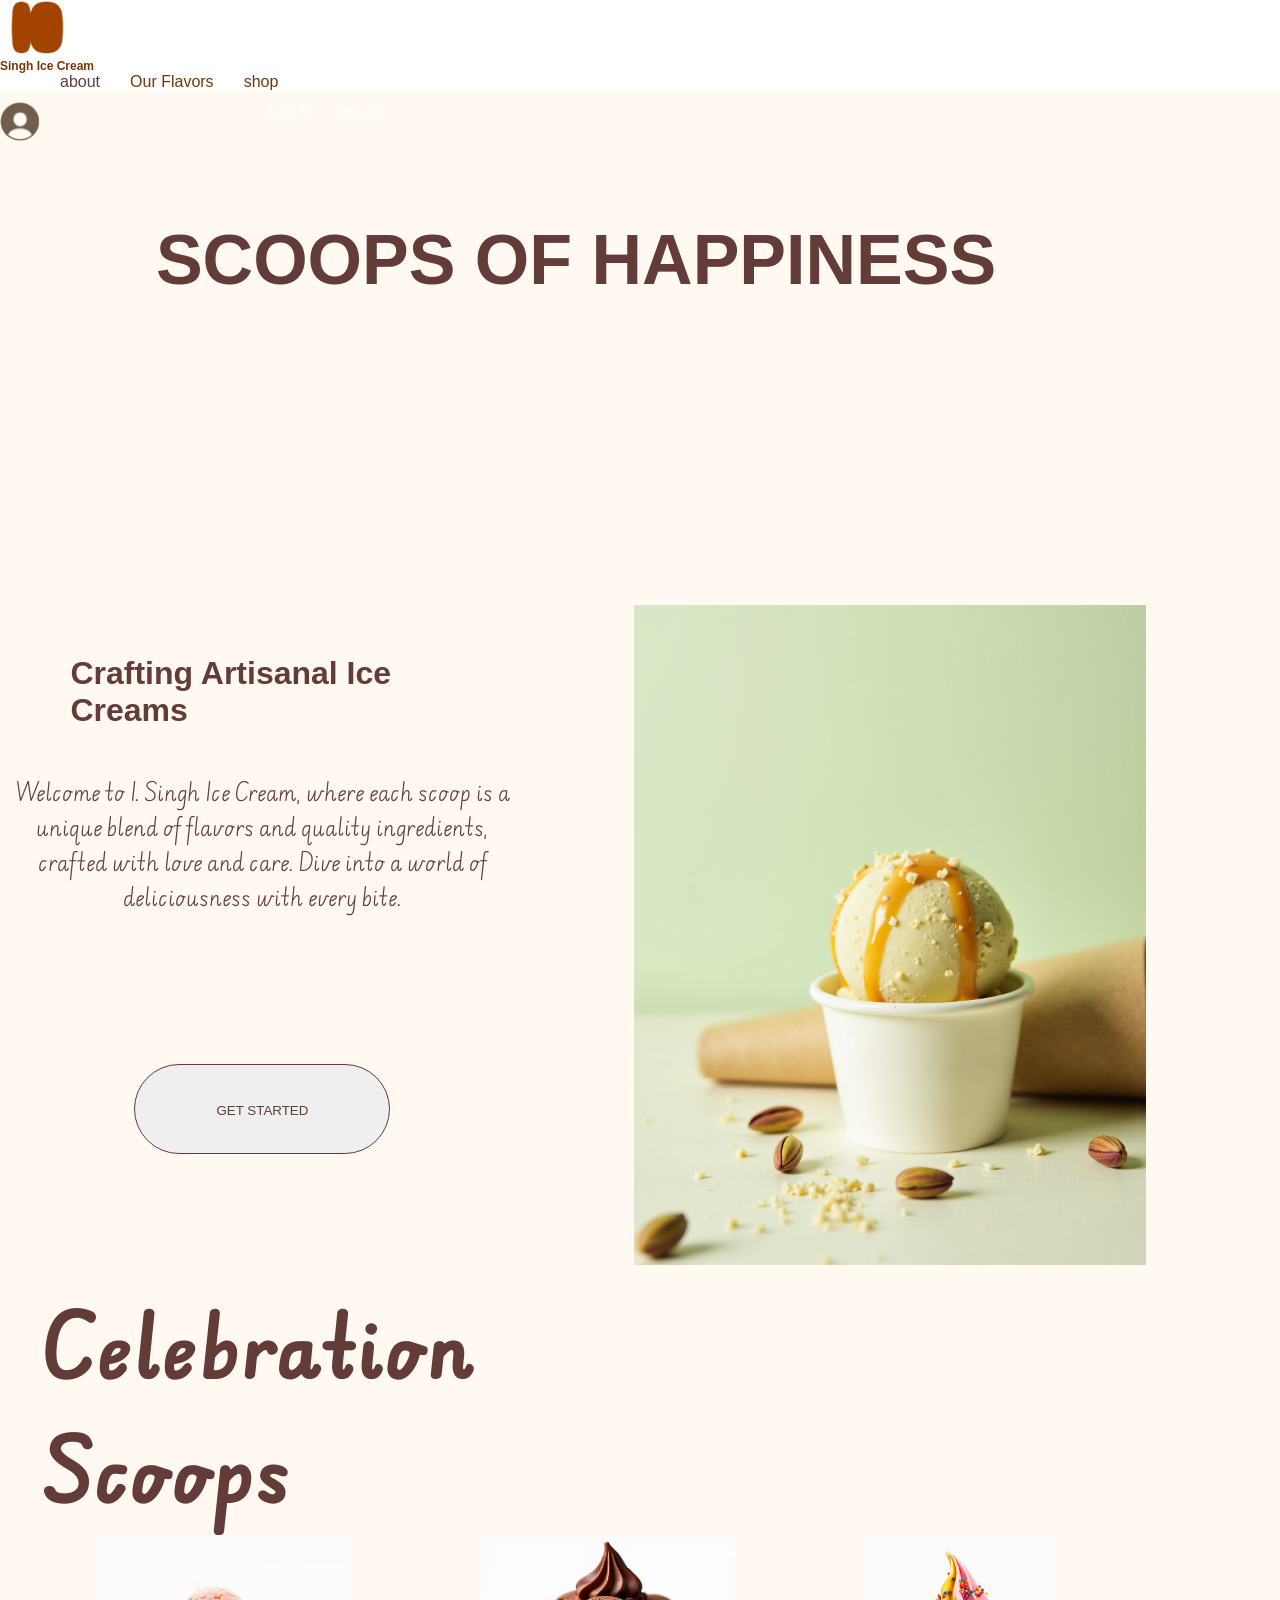
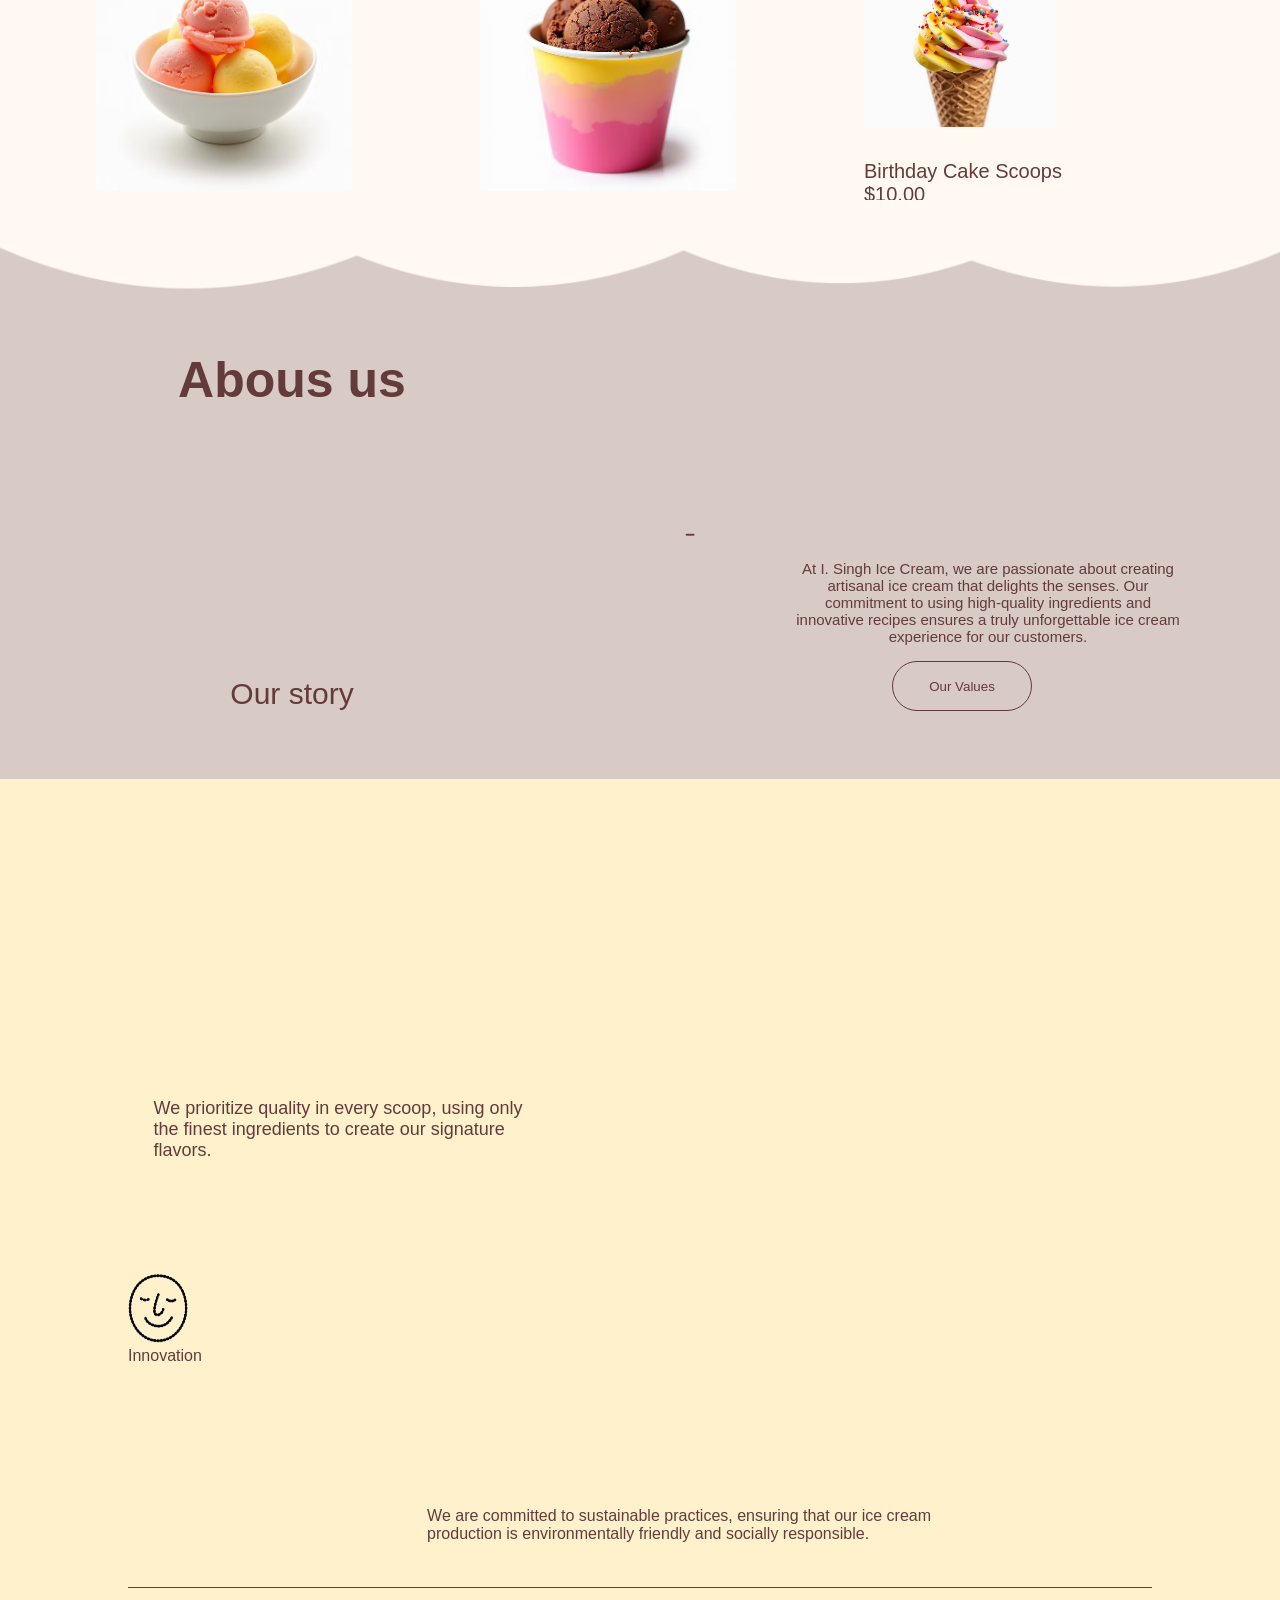
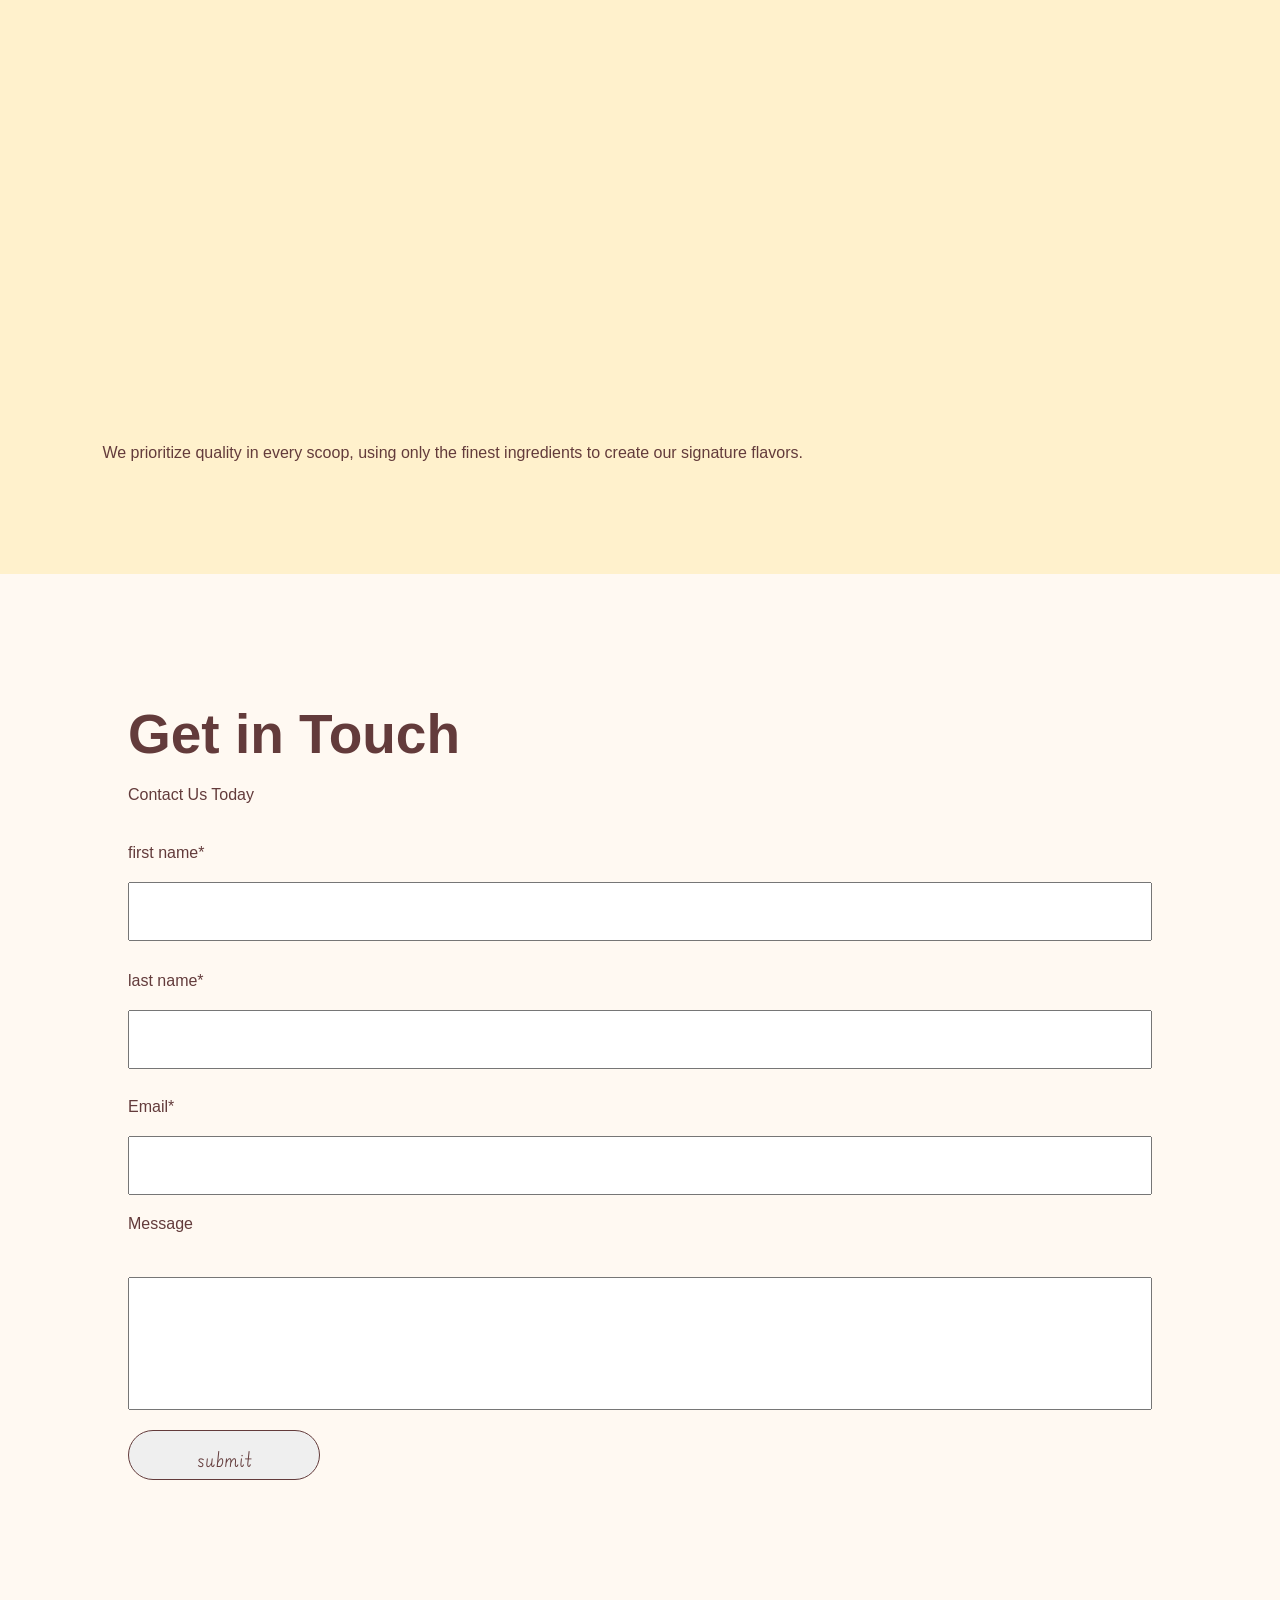
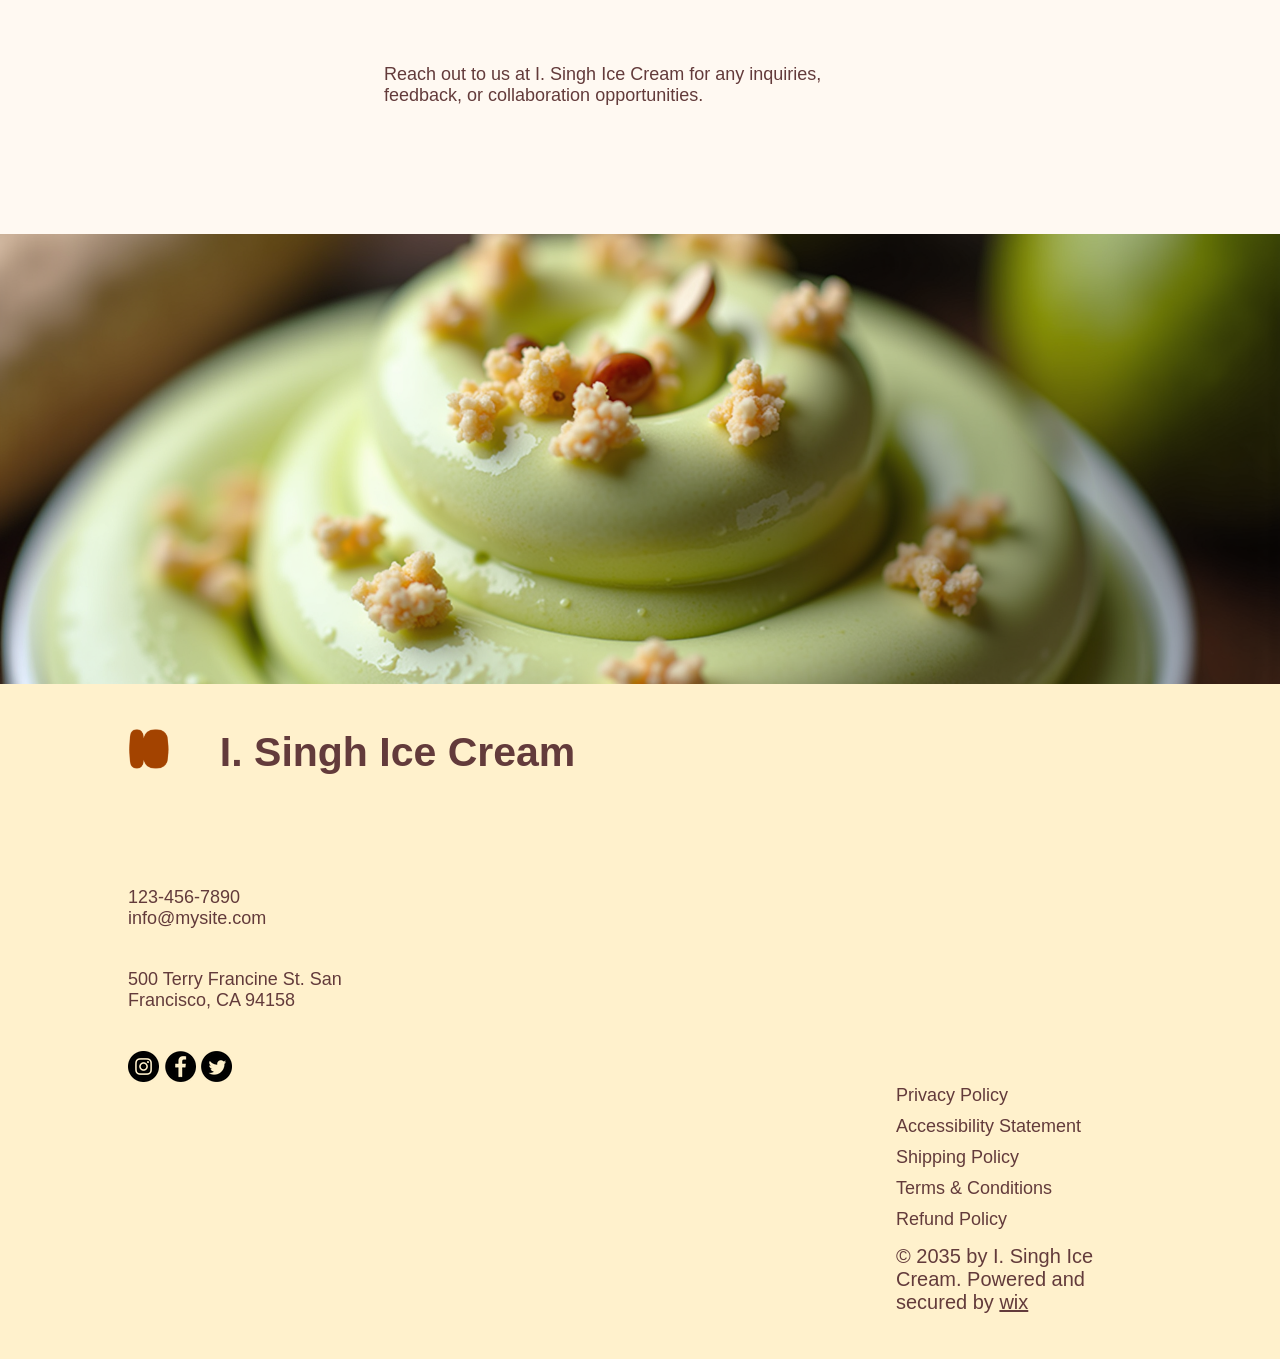
<file: sweet.html>
<!DOCTYPE html>
<html lang="en">
<head>
    <meta charset="UTF-8">
    <meta name="viewport" content="width=device-width, initial-scale=1.0">
    <meta name="robots" content="index,follow"/>
    <Meta name=”description”   content="sweet,ice cream"/>
    <Meta name="author"  content="natia kasaburi" />
    <Meta name =”keywords” content="delicious,Outstanding,ice cream"/>
    <Meta property="og:title" content="sweet ice cream"/>
    <Meta property="og:description" content="ice cream"/>
    <Meta property="og:type" content="website"/>
    <title>ice cream</title>
    <link rel="stylesheet" href="./sweet.css">
    <link rel="icon" href="./ice.html/favicon.ico"/>
    <link href="https://fonts.google.com/specimen/Josefin+Sans" rel="stylesheet"/>
    <link rel="stylesheet" href="https://fonts.google.com/specimen/PT+Sans">
</head>
<body>
    <div>
        <header class="header">    
            <nav>
                <img src="./ice.html/nn.png" alt="icon" class="icon">
                <p class="tex">Singh Ice Cream</p>
                <div class="li">
                    <ul class="ul">
                        <li><a href="file:///c%3A/Users/User/Desktop/sweet.html/about.html"></a>about  </li> 
                        <li><a href="Our Flavors">Our Flavors</a></li>
                        <li><a href="shop">shop</a></li>
                    </ul>
                </div>
                <div>
                    <div class="login">
                        <img src="./ice.html/icon1.png" alt="foto"  class="foto">
                        <a href="#"  class="login1"> Log In </a>
                        <a href="#" class="cart">Cart (0)</a>
                    </div>
                </nav>
            </div>
            <div class="burgerbar">
                <img src="./ice.html/menu1.png" alt="burger" class="burger">
            </div>
        </header>
            <main>
                <h1>SCOOPS OF HAPPINESS</h1>
                <div class="content">
                    <div class="content1">
                        <h3>Crafting Artisanal Ice Creams</h3>
                        <p class="welcome">Welcome to I. Singh Ice Cream, where each scoop is a unique blend of flavors and quality ingredients,
                             crafted with love and care. Dive into a world of deliciousness with every bite.</p>
                         <button class="getstarted"> <a href="GET STARTED">GET STARTED</a> </button>
                    </div>
                    <img src="./ice.html/ice cream.png" alt="ice cream"  class="ice" >
                </div>
                <section>
                    <h2 class="h2">Celebration Scoops</h2>
                    <div class="content3">
                        <div class="content4">
                            <img src="./ice.html/one.avif" alt="ice cream" class="icecream">
                            <p class="animeishen">Quick View</p>
                            <a href="#" class="box1">Champagne Sorbet </a>
                            <a href="#">$12.00</a>
                        </div>
                        <div class="content4">
                            <img src="./ice.html/two.avif" alt="ice cream"  class="icecream">
                            <p class="animeishen">  Quick View</p>
                            <a href="#" class="box1">Brownie Fudge  Celebration</a>
                            <a href="#">$11.00</a>
                        </div>
                        <div class="content5">
                            <img src="./ice.html/three.avif" alt="ice cream">
                            <p class="animeishen"> Quick View</p>
                            <a href="#" class="box1">Birthday Cake Scoops</a>
                            <a href="#">$10.00</a>
                        </div>
                    </div>
                    <div class="radio">
                        <form action class="radio1">
                            <input type="radio" class="radio2">
                            <input type="radio" class="radio2">
                            <input type="radio" class="radio2">
                        </form>
                    </div>       
                </section>
                <article>
                    <img src="./ice.html/888.png"  alt="desing" class="desing">
                    <div class="section">
                        <div class="about">
                            <h4 class="us"> Abous us </h4>
                            <p>Our story</p>
                        </div> -
                        <div class="about1">
                            <p>At I. Singh Ice Cream, we are passionate about creating artisanal ice cream that delights the senses.
                                Our commitment to using high-quality ingredients and innovative recipes ensures
                                a truly unforgettable ice cream experience for our customers.
                            </p>
                            <button class="values"> <a href="GET STARTED">Our Values</a> </button>
                        </div>
                    </div>
                    <div class="home">
                        <div class="conteiner">
                            <div class="conteiner1">        
                                <h4> Why Us</h4>
                                <div class="conteiner-">
                                    <img src="./ice.html/two2.png" alt="men" class="smile">  
                                    <p> Quality </p>
                                </div>
                            </div>
                            <div>
                                <div class="conteiner-2">
                                    <p>We prioritize quality in every scoop, using only the finest ingredients to create our signature flavors.</p>
                                </div>
                            </div>
                        </div>
                        <div class="conteiner-0">
                            <div class="conteiner-">
                                <img src="./ice.html/three3.png" alt="photo" class="smile">
                                <p>Innovation</p>
                            </div>
                            <div class="conteiner">
                                <p>  We are committed to sustainable practices, ensuring that our ice cream production is environmentally friendly and socially responsible.      
                                </p>
                            </div>
                        </div>
                        <div class=last>
                            <div class="conteiner-">
                                <img src="./ice.html/one1.png" alt="icon" class="smile">
                                <p> Sustainability</p>
                            </div>
                            <div class="conteiner">
                                <p>We prioritize quality in every scoop, using only the finest ingredients to create our signature flavors.</p>
                            </div>
                        </div>
                </article>
                <aside>
                    <div class="input">
                        <div class="get">
                            <h5>Get in Touch</h5>
                            <p>Contact Us Today</p>  
                            <div class="registre">
                                <form action class="name">
                                    <label for="name" class="name1">first name*</label>
                                    <input type="name" id="name" name="name" required>
                                </form>
                                <form action class="lastname">
                                    <label for="lastname" class="lastname1"> last name*</label>
                                    <input type="name" id="lastname" name="lastname" required>
                                </form>
                            </div>
                            <div>
                                <form action class="mail">
                                    <label for="email" class="email">Email*</label>
                                    <input type="email" id="email" name="email" required>
                                </form>
                            </div>
                            <div>
                                <form action class="checkbox">
                                    <label for="text" class="checkbox1">Message</label>
                                    <input type="text" id="text" name="text" required>
                                    <button type="submit" name="submit"  required  class="submit" >submit</button>
                                </form> 
                            </div>
                        </div>
                        <div class="text1">
                            <p>                              
                                Reach out to us at I. Singh Ice Cream for any inquiries, feedback, or collaboration opportunities.
                            </p>
                        </div>
                    </div>
                    <div>
                        <img src="./ice.html/ice.png" alt="ice" class="ice1">
                    </div>
                </aside>
            </main>
        <footer>
            <div class="information">
                <div class="information1">
                    <div class="Log">
                        <img src="./ice.html/nn.png" alt="icon" class="icon1">
                        <h6>I. Singh Ice Cream</h6>
                    </div>
                    <div class="log1">
                        <div class="info">
                            <a href="tel:123-456-7890">123-456-7890</a>
                            <a href="mailinfo@mysite.com">info@mysite.com</a>    
                        </div>
                        <div class="info1">
                            <p>500 Terry Francine St. San </p>
                            <p>Francisco, CA 94158</p>
                        </div>
                        <div>
                            <img src="./ice.html/instagram.png" alt="instagram">
                            <img src="./ice.html/facebook.png" alt="facebook">
                            <img src="./ice.html/twiter.png" alt="twiter">
                        </div>
                    </div>
                </div>
                <div class="information2">
                    <div class="href">
                        <a href="#">Privacy Policy</a>
                        <a href="#">Accessibility Statement</a>
                        <a href="#">Shipping Policy</a>
                        <a href="#">Terms & Conditions</a>
                        <a href="#">Refund Policy</a>
                    </div>
                    <div>
                        <p>© 2035 by I. Singh Ice Cream. Powered and secured by <span style=text-decoration:underline>wix</span>  </p>
                    </div>
                </div>
            </div>
        </footer>
    </div> 
</body>
</html>
</file>
<file: sweet.css>
*{
    margin: 0;
    padding: 0;
    list-style-type: none; 
    text-decoration: none;
    box-sizing: border-box; 
    color: rgb(99, 59, 59);
    font-family: sans-serif;

}


@font-face{
    font-family: font;
    src: url(./front.html/EduNSWACTHandPre-VariableFont_wght.ttf);
}


main {
    background-color: rgb(255, 249, 242);
}

.header1 {
    display: block;
}







.login a{
    color: white;
}
 






















































.header {
    width: 100%;
    position: relative;
    z-index: 1000;
}

.navbar {
    width: 100%;
    min-height: 80px;

    display: flex;
    align-items: center;

    padding: 10px 40px;
    box-sizing: border-box;
}


/* =========================================
   BRAND
========================================= */

.brand {
    display: flex;
    align-items: center;
    gap: 10px;
}

.icon {
    width: 55px;
    height: 55px;
    object-fit: contain;
}

.tex {
    margin: 0;
    font-size: 22px;
    font-weight: 700;
    color: #743806;
}


/* =========================================
   DESKTOP NAVIGATION
========================================= */

.li {
    margin-left: 60px;
}

.ul {
    display: flex;
    align-items: center;
    gap: 30px;

    list-style: none;
    margin: 0;
    padding: 0;
}

.ul li a {
    text-decoration: none;
    color: #743806;

    font-size: 16px;
    font-weight: 500;

    transition: 0.3s;
}

.ul li a:hover {
    color: #b85c20;
}


/* =========================================
   LOGIN / REGISTER
========================================= */

.login1 {
    margin-left: auto;
}

.login {
    display: flex;
    align-items: center;
    gap: 10px;
}

.login button {
    border: none;
    padding: 10px 16px;

    background: #743806;
    color: white;

    border-radius: 7px;

    font-size: 14px;
    cursor: pointer;

    transition: 0.3s;
}

.login button:hover {
    background: #9b4d0b;
}


/* =========================================
   CART
========================================= */

.cart {
    text-decoration: none;
    color: #743806;

    font-size: 15px;
    margin-left: 10px;
}

.cart:hover {
    color: #b85c20;
}


/* =========================================
   BURGER
========================================= */

.burgerbar {
    display: none;

    border: none;
    background: transparent;

    padding: 5px;
    cursor: pointer;
}

.burger {
    width: 32px;
    height: 32px;
}


/* =========================================
   MOBILE MENU
========================================= */

.mobileMenu {
    display: none;

    width: 100%;
    box-sizing: border-box;

    padding: 20px;

    background: white;

    box-shadow: 0 5px 15px rgba(0, 0, 0, 0.1);
}


/* Mobile navigation */

.mobileNav {
    list-style: none;

    margin: 0;
    padding: 0;

    display: flex;
    flex-direction: column;

    gap: 15px;
}

.mobileNav li a {
    display: block;

    text-decoration: none;

    color: #743806;

    font-size: 17px;
    font-weight: 500;

    padding: 10px 0;
}


/* Mobile auth */

.mobileAuth {
    display: flex;
    flex-direction: column;

    gap: 10px;

    margin-top: 20px;

    padding-top: 20px;

    border-top: 1px solid #eee;
}

.mobileAuth button {
    width: 100%;

    border: none;

    padding: 12px;

    border-radius: 7px;

    background: #743806;
    color: white;

    font-size: 16px;

    cursor: pointer;

    transition: 0.3s;
}

.mobileAuth button:hover {
    background: #9b4d0b;
}

.mobileCart {
    text-align: center;

    text-decoration: none;

    color: #743806;

    padding: 10px;
}
























































 .foto{
    display: block;
    position: relative;
    top: 10px;
    background-color:rgb(255,249,242); 
    height: 40px;
    width: 40px;
    border-radius: 50%;
    
}

h1{
    text-align: center;
    font-size: 64px;
    max-height: 35vh;
    height: auto;
    width: 95vw;
    color: rgb(99, 59, 59);
    padding-top: 40px; 
}
.content{
    display: flex;
    width: 95vw;
    height: 70vh; 
    flex-direction: row;
    justify-content: center;
    align-items: center;
    gap:10%; 
}   

.content1{
    display: flex;
    flex-direction: column;
    justify-content: center;
    align-items: center;
    gap:46px;
    width: 40vw;
    height: 70vh;
    color: rgb(99, 59, 59);
    font-family: font;
    font-size: 32px;

}


.ice{
    display: flex;
    object-fit: cover;
    width: 40vw;
    height: 70vh;
} 

.welcome{
    display: inline-block;
    margin-bottom: 20%;
    font-size: 20px;
    text-align: center;
    font-family: font;
    animation: moveup 90s infinite ease-in-out;
}
@keyframes moveup {
    0%{
        transform: translateY(0);
        opacity: 0;
    }
    10%{
        transform: translateY(0);
        opacity: 1;
    }
    100%{
        transform: translateY(0);
        opacity: 1;
    }
    
}
h3{
  
    font-size: 32px;
    max-width: 30vw;


}

.getstarted{
    font-family: font;
    color:rgb(99, 59, 59);
    border: 1px solid rgb(99, 59, 59) ;
    border-radius: 50px;
    width: 20vw;
    height: 8vh;    
}    




h2{
    display: flex;
    justify-content: space-evenly;
    align-items: flex-end;
    height: 20vh;
    width: 50vw;
    font-size: 70px;
    color:rgb(99, 59, 59);
    font-family:font;
} 



.content3{
    display: flex;
    flex-direction: row;
    justify-content: space-around; 
    grid-template-columns: repeat(3,1fr); 
    color: rgb(99, 59, 59);
    width: 50vw;
    height: 50vh;
}  

.content-3{
    display: flex;
    flex-direction: row;
    justify-content: space-evenly; 
    width: 90%;
    height: 60vh;
}
 .content4{
    display: flex;
    flex-direction: column;
    justify-content: flex-start;
    font-size: 16px;
    font-family: font; 
    text-decoration: none;
    width: 15vw;
    height: 50vh;
    font-size: 20px;
    
} 

.content5{
    display: flex;
    flex-direction: column; 
    justify-content: flex-start; 
    font-size: 16px;
    font-family: font; 
    text-decoration: none;
    width: 15vw;
    height: 50vh;
    font-size: 20px; 
} 




.icecream{
    object-fit: cover;
    width: 20vw;
}
.icecream1{
    object-fit: cover;
    width: 20vw;
}

.radio{
    display: none;
    width: 100%;
}

.radio1{
    display: flex;
    justify-content: center;
    accent-color: rgb(99, 59, 59);
    
}




.animeishen{
    margin-bottom: 10px;
    width: 25vw;
    height: 20vh;
    color: rgb(99, 59, 59);
    background-color: rgba(240, 248, 255, 0.593);
    text-align: center;
    animation: transform top 0.5s ease ;
    opacity: 0;
    transform:translateY(100%);
    
}
 .animeishen:hover {
    animation: transform 0.6s ease forwards;
} 

 @keyframes transform {
    0%{
        transform: translateY(100%);
        opacity: 0;
    }
    
    100%{
        transform: translateY(0);
        opacity: 1;
        background-color: rgba(255, 255, 255, 0.686);
    }   
}


.box1{
    display: flex;
    flex-direction: column;
    width: 20vw;
    height: 10vh;
}










.section{
    display: flex;
    flex-direction: row;
    flex-wrap: wrap;
    background-color:rgb(216,202,196);
    justify-content: space-evenly;
    align-items: center;
    width: 100%;
    height: 60vh;
    font-size: 30px;
    color: rgb(99, 59, 59);
    font-family:font;
    animation: section 3s infinite ease-in-out;
}



.desing{
    position: relative;
    top: 10px;
    width: 100%;
    background-color: rgb(216,202,196); 
    height: 20vh;
}
  
.about{
    display: flex;
    flex-direction: column;
    align-items: center;
    justify-content:flex-end;
    margin-right: 100px; 
    width: 20vw;
    height: 10vh;
    animation: about 90s infinite ease-in-out;
    
}
@keyframes about {
    0%{
        transform: translateY(0);
        opacity: 0;
    }
    5%{
        transform: translateY(0);
        opacity: 1;
    }
    100%{
        transform: translateY(0);
        opacity: 1;
        animation-play-state: paused; 
       
    }
}


.about1{
    display: flex;
    flex-direction: column;
    justify-content: center;
    font-family: font;
    font-size: 15px;
    gap: 16px; 
    width: 30vw;
    height: 40vh; 
    text-align: center;
    animation: moveup 90s infinite ease-in-out;
}
@keyframes moveup {
    0%{
        transform: translateY(0);
        opacity: 0;
    }
    10%{
        transform: translateY(-30px);
        opacity: 1;
        
    }
    100%{
        transform: translateY(0);
        opacity: 1;
    }
}



.us{

    font-size:70px;
    background-color: rgb(216,202,196);  
  
} 
.our{
   
    font-size: 18px;
}
.values{
    border-radius: 50px;
    border: 1px solid rgb(99, 59, 59) ;
    height: 50px;  
    width: 140px;
    background-color:rgb(216,202,196);  
}       
button:hover{
    background-color:rgb(255,211,251);
}

.home{
    display: flex;
    flex-direction: column;
    justify-content: space-evenly;
    align-items: center;
    background-color: rgb(255, 241, 204);
    width: 100%;
    height: 155vh !important;
    
}



.inboxs{
    display:flex;
    flex-direction: row;
    align-items: flex-start; 
    background-color:rgb(255, 241, 204); 
    border-bottom: 1px solid rgb(99, 59, 59); 
    width: 80vw;
    height: 55vh;
    animation: conteiner 90s infinite ease-in-out;
}
@keyframes conteiner {
    0%{
        transform: translateY(0);
        opacity: 0;
    }
    10%{
        transform: translateY(-3px);
        opacity: 1;
    }
    100%{
        transform: translateY(0px);
        opacity: 1;
    }
}






 
.conteiner{
    display:flex;
    flex-direction: row;
    align-items: flex-end; 
    margin-right: 40%; 
    background-color:rgb(255, 241, 204); 
    width: 35vw;
    height: 30vh;
    animation: conteiner 90s infinite ease-in-out;
}
@keyframes conteiner {
    0%{
        transform: translateY(0);
        opacity: 0;
    }
    10%{
        transform: translateY(-3px);
        opacity: 1;
    }
    100%{
        transform: translateY(0px);
        opacity: 1;
    }
}


.conteiner1{
    display: flex;
    flex-direction: column;
    align-items: flex-start;
    padding-top: 40px;
    justify-content: space-evenly;
    font-family: font;
    font-size: 30px;
    color:rgb(99, 59, 59);
    width: 35vw;
    height: 55vh;

  
}
.men{
    width: 70px;
    height: 60px;

   
}
h4{
    font-size: 70px;
    
}
.conteiner-2{
    display: flex;
    align-items: flex-end;
    font-family: fonts;
    font-size: 18px;
    color: rgb(99, 59, 59);
    width: 20vw;
    height: 45vh;
}
.conteiner-0{
    display:flex;
    flex-direction: row;
    align-items: flex-start;  
    background-color:rgb(255, 241, 204); 
    border-bottom: 1px solid rgb(99, 59, 59);   
    width: 80vw;
    height: 35vh;
    animation: conteiner-0 90s infinite ease-in-out;
}
@keyframes conteiner-0 { 
    0%{
        transform: translateY(0);
        opacity: 0;
    }
    10%{
        transform: translateY(-5px);
        opacity: 1;
    }
    100%{
        transform: translateY(0);
        opacity: 1;
    }
}
.conteiner-1{
    display: flex;
    flex-direction: column;
    justify-content: flex-start; 
    padding-top: 50px;
    font-family: fonts;
    font-size: 30px;
    color: rgb(99, 59, 59);
    gap:20px; 
    width: 85vw;
    height: 95vh; 

} 

.smile{
    width: 60px;
    height: 70px;
    color: rgb(99, 59, 59);
}


 aside{
    flex-wrap: wrap;
 }    

.input{
    display: flex;
    flex-direction: row;
    flex-wrap: wrap;
    width: 100%;
    height: 100vh;
    justify-content: space-evenly;
    margin-top: 5%;
    
}
.get{
    display: flex;
    flex-direction: column;
    align-content: flex-start; 
    font-family: font;
    width: 50%;
    gap:20px;
    height: 100vh;
    color: rgb(99, 59, 59);
    font-size: 16px;
   
}

h5{
    font-size: 55px;
}

.registre{
    display: flex;
    flex-direction: row;
    font-family: fonts;
    padding-top: 100px;  
    width: 100%;
    height: 30vh;
    gap:50px;
   
}
.name{
    display: grid;
    color: rgb(99, 59, 59);
    box-sizing: border-box;
    width: 16vw; 
    height: 13vh;
}
.name1{
    position: relative;
    top: 20px;

}  
   
    

.lastname{
    display: grid;
    box-sizing: border-box;
    width: 16vw; 
    height: 13vh;
}

.lastname1{
    position: relative;
    top:20px;
}

.mail{
    display: grid;
    color: rgb(99, 59, 59);
    box-sizing: border-box;
    width: 35vw; 
    height: 13vh;
    
}
.email{
    position: relative;
    top:20px;
}
.checkbox{
    display: grid;
    position: relative;
    bottom: 70px;
    box-sizing: border-box;
    width: 35vw; 
    height: 50vh;
}
.checkbox1{
    position: relative;
    top:70px; 
}
.submit{
    display: grid;
    margin-top:20px;
    padding-top: 15px;
    font-family: font;
    border: 1px solid rgb(99, 59, 59);
    color:rgb(99, 59, 59);
    font-size: 16px;
    box-sizing: border-box;
    border-radius: 40px;
    text-align: center;
    height: 50px;
    width: 150px;
}
.submit:hover{
    color:rgb(255, 241, 204);
    background-color: rgb(99, 59, 59, 0.83);
}








.text1{
    width: 25%;
    color: rgb(99, 59, 59);
    font-size: 18px;
    font-family: font;
}


.ice1{
    display: block;
    object-fit:cover;
    width: 95vw;
    height: 110vh;
    margin-left: 30px;

}



footer{
  background-color: rgb(255,241,204);
}

.information{
    display: flex;
    flex-direction: row;
    font-family:"futura-lt-w01-book, sans-serif";
    justify-content: space-between;
    margin-left: 10%;
    width: 80%;
    height: 60vh !important;

}

.information1{
    display: flex;
    flex-direction: column;
    gap:20%; 
    padding-top: 90px;
}
.Log{
    display: flex;
    flex-direction: row;
    width: 30vw; 
    gap:50px;
  
}

 .info{
    display: flex;
    flex-direction: column;
    font-size: 18px;
    margin-bottom:40px;
 }
.icon1{
    width: 45px;
    height: 40px;
}

h6{
    font-size: 41px;
}
.info1{
    font-size: 18px;
     margin-bottom: 40px; 
}
.information2{
    display: flex;
    flex-direction: column;
    justify-content: center;
    width: 30vw;
    
    
}
.info2{
    display: flex;
    flex-direction: row;
    gap:8%;

}
.href{
    display: flex;
    flex-direction: column;
    font-family:font;
    justify-content: flex-end;
    font-size: 18px;
    margin-bottom: 15px;
    width: 20vw;
    height: 20vw;
    gap:10px;

}










 @media screen and (max-width: 1600px){

 h1{
    width: 90vw;
    height: 25vw;
    font-size: 70px;
}
h3{
    width: 50vw;
} 
.ice1{
    max-height: 70vw;
}
.information{
    flex-direction:row;
    justify-content: center;
    width: 80vw;
    height: 75vh !important; 
    font-size: 20px;
}
.Log{
    width: 60vw;
    margin-bottom: 30px; 
}
h6{
    width: 90vw;
   
}
.information1{
    width: 80vw;
    height: 40vh; 
 
} 
.info2{
    margin-top: 20px;
} 
.information2{
    justify-content: flex-end;
    height: 70vh;
    width: 40vw;
 }  
  
 
} 






@media screen and (min-width: 800px) and (max-width: 1300px){

nav{
    gap:24px;
  
}
.icon{
        position: relative;
        left: 10px;       
        
    }

.ul{
    align-items: center;
    max-width: 59vw;

}
.box{
    align-items: flex-end;

}

.login{
    width: 30vw;
    font-size: 16px;

   
}
    h1{
       font-size: 70px;
       width: 90vw;
       min-height: 25vh;
    }
    .content{
        margin-top: 50px; 
        min-height: 80vh;
        width: 90vw;
      
    }
    .content1{
        height: 80vh;
        width: 40vw; 
      
    }
    .ice{
        padding-top: 60px;
        height: 50vh !important;
        width: 40vw; 
        min-height: 80vh;
        margin: 0;
    }
    .getstarted{
        width: 20vw;
        height: 10vh;
        align-items: flex-end;
    
    }

    main{
        padding-top: 7%;

    }

    h2{
        padding-left: 40px;
       
    }


header{
    max-height: 10vh;
}
.login{
    display: flex;

}

    .content-3{
        flex-direction: row;
        justify-content: space-evenly;
        margin-top: 5%;
        height: 50vh;
    }
    .content3{
        max-height: 25vh;
        width: 90vw;
        margin-bottom: 30px; 
    }
    
    .content4{
        max-height: 25vh;
    }
    .content5{
        
        max-height: 25vh;

    } 

 h2{
    height: 30vh;

 }

    .desing{
        height: 10vh;
    }
    .values{
        margin-left: 25%;
        
    }
    .section{
        align-items: center;
        height: 55vh;
    }
.about{
    flex-direction: column;
    height: 40vh; 
    width: 30vw;
    justify-content: space-between; 
}
.our{
    font-size: 20px;
    margin-bottom: 25%;
}
.us{
    font-size: 50px;
}

.about1{
    justify-content: flex-end;
}



     .home{
        min-height: 90vh !important;
        flex-direction: column;
    }

    .conteiner-1{
        margin: 10px;
        padding-bottom: 50px;
        min-height: 10vh;
       
    }
    .conteiner1{
       min-height: 20vh !important;
        
    }
     .conteiner{
        position: relative;
        left: 22%; 
        max-height: 35vh;
        width: 150vw !important;
       
    } 
    .inboxs{
        min-height: 35vh !important;
    }
    .conteiner-0{
        min-height: 25vh !important;
        
        
    }
    .conteiner-2{
        min-height: 25vh;
        width: 30vw;
        padding-top: 80px;
    }
   
     .ice1{
        height: 60vh;
        width: 90vw;
        margin: 10px;
        margin-left: 40px;
        
    } 
.input{
    margin: 0;
}

.get{
    align-items: flex-start;
    height: 50vh;
    width: 100vw;
    margin: 10%;
    
}


.registre{
    display: grid;
    margin: 0;
    padding: 0; 
    gap:5%;
    width: 80vw;
    grid-template-columns: repeat(2,1fr);
}



.name{
     grid-auto-columns: 80vw;
}
.lastname{
    grid-auto-columns: 80vw;
    grid-column: 1/2;
    grid-row: 2;
}
.mail{
     grid-auto-columns: 80vw;

}
.checkbox{
     grid-auto-columns: 80vw;
   
} 

.input{
    display:flex;
    width: 100vw;
    min-height: 140vh;
   
}

.submit{
    width: 15vw;

}

.text1{
    min-width: 40vw;
    align-content: center;
   
} 




 .ice1{
    display: flex;
    height: 50vh !important;
    width: 100%;
    margin-left:5px;
    margin: 0;
 }


.information{
    flex-direction:row;
    justify-content: center;
    width: 80vw;
    min-height: 65vh;
    font-size: 20px;
}
.Log{
    position: relative;
    bottom: 25%;
    width: 60vw;
    
}
h6{
    width: 90vw;
} 
 .information1{
    width: 80vw;
    height: 30vh; 
 
} 
.info2{
    margin-bottom: 20px;
}
    
.information2{
    justify-content: flex-end;
    margin-bottom: 5%;
    min-height: 20vh;
    width: 40vw;
 }    



 .tex{
    font-size: 12px;
 }

}












@media screen and (min-width: 501px) and (max-width: 800px) {



   
   
    .main{
        height: 20vh;

     
        
    }  









    .navbar {
        padding: 10px 20px;
    }


    /* Desktop menu დამალვა */

    .li {
        display: none;
    }

    .login1 {
        display: none;
    }


    /* Burger გამოჩნდეს */

    .burgerbar {
        display: block;

        margin-left: auto;
    }


    /* Mobile menu */

    .mobileMenu.active {
        display: block;
    }


    /* Logo */

    .icon {
        width: 45px;
        height: 45px;
    }

    .tex {
        font-size: 18px;
    }





#mobileLogin,
#mobileRegister{
    width: 280px;
    min-height: 48px;
}





.cart{
    display: block;
}
















    .login1{
        display: none;
        }
    .foto{
        display: none;
        }



main{
    padding-top: 15%;
}
h1{
    font-size: 26px;
    height: 20vh;  
    width: 90vw;
}
  .content{
    flex-direction: column;
    align-items: center;
    gap:15px;
    min-height: 90vh;  
  } 

h3{
    font-size: 16px;
    width: 80vw;
    height: 15vh;
    margin-top: 5%;
    text-align: center;
   
  }
.content1{
    animation: none;
    align-items:flex-start; 
    font-size: 15px;
    min-height: 50vh;
    width: 80vw;
  }
  .getstarted{
    min-width: 30vw;
    min-height: 5vh;
  }
  .ice{
    width: 80%;
    min-height: 60vh;
  
  
    

  }
  .h2{
    align-items: flex-end;
    width: 50vw;
    padding-left: 20px;
    margin-top: 15%;
    min-height: 35vh;
    font-size: 40px;
    
  }
   .content-3{
    height: 45vh;
  
  } 
  .content3{
    gap:10px;
    max-height: 35vh;
    font-size: 17px;
  }
.welcome{
    animation: none;
    min-height: 20vh !important ;
    font-size: 16px;
    animation: none;
}
.radio1{
    margin: 5px;
} 
.ice{
    max-height: 50vh;
     
}

.content4{
   max-height: 40vh;

}
.content5{
        max-height: 40vh;
        width: 20vw;
    

}
.icecream{
    min-height: 20vh;
    margin: 5px; 
  
}
.icecream1{
    min-height: 20vh;
    margin: 5px; 
  
}




.getstarted{
    font-size: 12px;
    position: relative;
    bottom: 5%;
   
}
.desing{
    height: 10vh !important;
}
 




.home{
    min-height: 140vh;
    margin: 0;
}
.p{
    
    min-width: 70vw;

} 

.smile{
    width: 10vw;
}
.smile1{
    width: 14vw;
    padding-left: 15px;
}
.inboxs{
    min-height: 50vh;


}
.conteiner-2{
    min-height: 15vh;
    width: 40vw;
    padding-top: 20px;
   
  
}

.conteiner-{
    margin-bottom: 10%;
     
}
.conteiner-1{

    font-size: 20px;
    margin-left: 20px;
    min-height: 10vh;
   
}

.conteiner-0{
    gap:15%;
    min-height: 35vh !important;
} 
 
.conteiner{
    min-width: 50vw;
}

  

.section{
    display: flex;
    flex-direction: column;
    align-items: center;
    min-height: 55vh ;
    width: 100%; 
    animation: none !important;

} 

.about{
    display: flex;
    flex-direction: column;
    min-height: 10vh;
    width: 40vw;  

}
.us{
    font-size: 30px;
    height: 5vh;
    text-align: center;
 
   
} 
.about1{
    display: flex;
    align-items: center;
    width: 70vw;
    min-height: 30vh;
    font-size: 16px;
    animation: none;

}
.values{
    height: 5vh !important;
} 


.input{
    flex-direction: row;
    align-content: space-between;
    min-height: 120vh;
    width: 100vw;
   
}
.get{
    max-height: 20vh;
    width: 100vw;
    margin-left: 10%;
}

.registre{
    display: grid;
    margin: 0;
    padding: 0; 
    gap:5%;
    width: 80vw;
    grid-template-columns: repeat(2,1fr);
}


.name{
     grid-auto-columns: 80vw;
}
.lastname{
    min-height: 15vh;
    grid-auto-columns: 80vw;
    grid-column: 1/2;
    grid-row: 2;
}

.mail{
   grid-auto-columns: 80vw;
  
}


.checkbox{
     grid-auto-columns: 80vw;
   
} 

.checkbox1{
    min-height: 10vh;
}




.text1{
    size: 16px;
    width: 60vw;
    margin-bottom: 10%;

    
    

}
.submit{
    min-width: 10px !important;
    font-size: 16px;
   
}

.ice1{
    max-height: 40vh;
    width: 100%;
    margin:0;
}


.information{
    flex-direction: column;
    justify-content: space-around;
    min-height: 115vh;
    width: 70vw;
    font-size: 20px;
}
.information1{
    align-items: flex-start;
    width: 80vw;
    min-height: 20vh;
    padding-bottom: 75%;
} 

h6{
    min-width: 50vw;
    min-height: 17vh;
    font-size: 35px;

} 

.info2{
    position: relative;
    bottom: 10%;
}
.information2{
    width: 100%;
   min-height: 50vh;
   padding-bottom: 7%;
    
} 



#mobileLogin a,
#mobileRegister a{
    color: white;

}

#mobileLogin,
#mobileRegister{
    min-height: 48px;
    width:240px;
}


.mobileNav  a{
    gap:0;
    padding: 0;
    margin: 0;
}




}

 









@media screen and (max-width: 500px) {
   











    .navbar {
        padding: 10px 20px;
    }


    /* Desktop menu დამალვა */

    .li {
        display: none;
    }

    .login1 {
        display: none;
    }


    /* Burger გამოჩნდეს */

    .burgerbar {
        display: block;

        margin-left: auto;
    }


    /* Mobile menu */

    .mobileMenu.active {
        display: block;
    }


    /* Logo */

    .icon {
        width: 45px;
        height: 45px;
    }

    .tex {
        font-size: 18px;
    }





































main{
    padding-top: 25%;
}
   
    h1{
        font-size: 26px;
        height: 20vh;  
        width: 90vw;
    }
  .content{
    flex-direction: column;
    gap:15px;
    min-height: 115vh;  
  } 

h3{
    font-size: 16px;
    width: 80vw;
    height: 15vh;
    text-align: center;
   
  }
.content1{
    align-items: center;
    align-items: flex-start;
    font-size: 15px;
    height: 60vh; 
    width: 80vw;
  }
  .getstarted{
    min-width: 50vw;
    height: 5vh;
  }
  .ice{
    margin: 5px;
    width: 100%;
    height: 75vh;
  
  
    

  }
  .h2{
    align-items: flex-end;
    width: 50vw;
    padding-left: 20px;
    margin-top: 15%;
    min-height: 35vh;
    font-size: 40px;
    
  }
  .content-3{
    flex-direction: column;
    height: 75vh;
  }
  .content3{
    flex-direction: row;
    padding: 30px;
    height: 40vh ;
    gap:10%;
    justify-content: space-between;
    font-size: 17px;
  }
  .content4{
    height: 25vh !important; 
    width: 40vw;

  }
  .animeishen{
    display: none;
  }
  .radio{
    display: block;
    margin-top: 50px;
    padding-right: 20px;
  }
  .icecream{
    width: 40vw;
    height: 60vh;
  }
  .icecream1{
    width: 45vw;
    height: 25vh;
  }
  .content5{
    display: flex;
    align-items: flex-start;
    padding-left: 8%;
    font-size: 16px;
    justify-content: flex-end;
    width: 80vw;
    height: 40vh; 
  }
  .box1{
    font-size: 16px;
    width: 30vw;
  }
  .desing{
    height: 5vh; 
    width: 100%;
  }

 
.section{
    flex-direction: column;
    justify-items: space-evenly;
   justify-content: center;
    font-size: 16px;
    min-height: 65vh;
    width: 100%;

}




.about{
    display: flex;
    flex-direction: column;
    align-items: center;
    justify-content: center;
    padding-left: 20px;
    margin-left: 40px;
    min-height: 15vh;
    gap:50%;
    width: 50vw; 

}
.us{
    font-size: 30px;
    height: 5vh;
    text-align: center;
} 
.about1{
    display: flex;
    align-items: center;
    width: 70vw;
    min-height: 20vh;
    font-size: 16px;
    animation: none;
    
}

.values{
    height: 5vh !important;
}




 
.home{
    width: 100%;
    min-height: 130vh;
    flex-wrap: wrap;
    align-items: center;
}
.conteiner{
    align-items: center;
    width: 100%;
    flex-direction: column;
    margin: 0;
    text-align: center; 
    width: 80vw;


}
.inboxs{
    align-items: center;
    width: 100%;
    padding: 10px; 
    flex-direction: column;
    min-height: 45vh;
   
}

.men{
    margin-left: 20%;

}
h4{
    font-size: 40px;
    
}
.conteiner1{
    display: flex;
    align-items: center;
    padding-bottom: 50px;
    width: 80vw;
}

 .conteiner-2{
    position: relative;
    bottom:  10%;    
    text-align:center; 
    width: 80vw; 

}   

.conteiner-0{
    width: 100%;
    padding: 10px; 
    flex-direction: column;
    align-items: center;
    min-height: 45vh;
    margin: 0px; 
}


.conteiner-1{
    padding: 20px; 
    width: 100%;
    min-height: 25vh;
    align-items: center;

}


.smile{
    position: relative;
    left: 100px;
} 






aside{
    display: flex;
    flex-wrap: wrap;
    flex-direction: row;
    width: 100%;
    gap:20%;
    
}
.input{
    display:flex;
    flex-direction: row;
    align-content: space-between;
    min-height: 120vh;
    width: 100vw;
   
}
.get{
    max-height: 20px; 
    width: 100vw;
    margin-left: 10%;
}
.registre{
    display: grid;
    margin: 0;
    padding: 0;
    gap:5%;
    width: 80vw;
    grid-template-columns: repeat(2,1fr);

   
}
.name{
     grid-auto-columns: 80vw;
}
.lastname{
     grid-auto-columns: 80vw;
     grid-column: 1/2;
     grid-row: 2;
}
.mail{
     grid-auto-columns: 80vw;

}

.checkbox{
     grid-auto-columns: 80vw;
   
} 



.text1{
    padding-bottom: 5%;
    width: 80vw;
    align-content: center;
   
} 






.ice1{
    display: flex;
    padding: 0;
    margin:0px;
    height: 40vh;
    width: 100vw;
}

  
.information{
    flex-direction: column;
    justify-content: space-around;
    width: 70vw;
    min-height: 120vh;
    font-size: 20px;
}
.information1{
    width: 80vw;
    min-height: 20vh;
} 

h6{
    min-width: 60vw;
    min-height: 25px;
    font-size: 35px;

} 
.info2{
    position: relative;
    bottom: 5%;
}

.information2{
    width: 100%;
   min-height: 95vh;
   justify-content: flex-end;
    
}





#mobileLogin a,
#mobileRegister a{
    color: white;

}

#mobileLogin,
#mobileRegister{
    min-height: 48px;
    width:240px;
}


.mobileNav  a{
    gap:0;
    padding: 0;
    margin: 0;
}


}
</file>
<file: about.css>
*{
    margin: 0;
    padding: 0;
    list-style-type: none;
    text-decoration: none;
    box-sizing: border-box;
    font-family: font1;
    color: rgb(99, 59, 59);
  

}
@font-face {
    font-family: font1;
    src: url(./front.html/Josefin_Sans/JosefinSans-Italic-VariableFont_wght.ttf);
}

 main{

    background-color:rgb(255,249,242);

}




.login a{
    color: white;
}
 














































.header {
    width: 100%;
    position: relative;
    z-index: 1000;
}

.navbar {
    width: 100%;
    min-height: 80px;

    display: flex;
    align-items: center;

    padding: 10px 40px;
    box-sizing: border-box;
}


/* =========================================
   BRAND
========================================= */

.brand {
    display: flex;
    align-items: center;
    gap: 10px;
}

.icon {
    width: 55px;
    height: 55px;
    object-fit: contain;
}

.tex {
    margin: 0;
    font-size: 22px;
    font-weight: 700;
    color: #743806;
}


/* =========================================
   DESKTOP NAVIGATION
========================================= */

.li {
    margin-left: 60px;
}

.ul {
    display: flex;
    align-items: center;
    gap: 30px;

    list-style: none;
    margin: 0;
    padding: 0;
}

.ul li a {
    text-decoration: none;
    color: #743806;

    font-size: 16px;
    font-weight: 500;

    transition: 0.3s;
}

.ul li a:hover {
    color: #b85c20;
}


/* =========================================
   LOGIN / REGISTER
========================================= */

.login1 {
    margin-left: auto;
}

.login {
    display: flex;
    align-items: center;
    gap: 10px;
}

.login button {
    border: none;
    padding: 10px 16px;

    background: #743806;
    color: white;

    border-radius: 7px;

    font-size: 14px;
    cursor: pointer;

    transition: 0.3s;
}

.login button:hover {
    background: #9b4d0b;
}


/* =========================================
   CART
========================================= */

.cart {
    text-decoration: none;
    color: #743806;

    font-size: 15px;
    margin-left: 10px;
}

.cart:hover {
    color: #b85c20;
}


/* =========================================
   BURGER
========================================= */

.burgerbar {
    display: none;

    border: none;
    background: transparent;

    padding: 5px;
    cursor: pointer;
}

.burger {
    width: 32px;
    height: 32px;
}


/* =========================================
   MOBILE MENU
========================================= */

.mobileMenu {
    display: none;

    width: 100%;
    box-sizing: border-box;

    padding: 20px;

    background: white;

    box-shadow: 0 5px 15px rgba(0, 0, 0, 0.1);
}


/* Mobile navigation */

.mobileNav {
    list-style: none;

    margin: 0;
    padding: 0;

    display: flex;
    flex-direction: column;

    gap: 8px;
}

.mobileNav li a {
    display: block;

    text-decoration: none;

    color: #743806;

    font-size: 17px;

    padding: 10px 0;
}


/* Mobile auth */

.mobileAuth {
    display: flex;
    flex-direction: column;

    gap: 10px;

    margin-top: 20px;

    padding-top: 20px;

    border-top: 1px solid #eee;
}

.mobileAuth button {
    width: 100%;

    border: none;

    padding: 12px;

    border-radius: 7px;

    background: #743806;
    color: white;

    font-size: 16px;

    cursor: pointer;

    transition: 0.3s;
}

.mobileAuth button:hover {
    background: #9b4d0b;
}

.mobileCart {
    text-align: center;

    text-decoration: none;

    color: #743806;

    padding: 10px;
}



























 
 .foto{
    display: block;
    position: relative;
    top: 10px;
    background-color:rgb(255,249,242); 
    height: 40px;
    width: 40px;
    border-radius: 50%;
    
}


main{
    width: 100%;
    height: auto;
    background-color:rgb(255,249,242);
}

.content{
    display: flex;
    flex-direction: row;
    justify-content: space-evenly;
    gap:64px;
    width: 95vw;
    padding-top: 10%; 
    height: 140vh;
}
.content1{
    width: 40vw;
}
.content2{
    display: flex;
    flex-direction: row;
    /* padding-left: 20%;  */
    gap:20px;
    animation: moveup 95s infinite ease-in-out;
}

@keyframes moveup {
    0%{
        transform: translateY(0);
        opacity: 0;
    }
    5%{
        transform: translateY(-2);
        opacity: 1;
    }
    100%{
        transform: translateY(0);
        opacity: 1;
    }
}
h1{
    font-size: 46px;
    text-align: center;
    font-family: font1;
}
.men{
    position: relative;
    top: 65px;
    width: 60px;
    height: 60px;
    
}


.conteiner{
    display: flex;
    flex-direction:column ;
    padding: 50px;
    font-size: 20px;
    gap:64px;
    width: 40vw;
    height:60vh ;
     animation: conteiner 10s infinite ease-in-out;
}
@keyframes conteiner {
    0%{
        transform: translateY(0);
        opacity: 1;
    }
    100%{
        transform: translateY(-1px);
        opacity: 1;
        
    }
}
.sweet{
    object-fit: cover;
    width: 35vw;
    height: 50vh;
  
}
.content3{
    display: flex;
   width: 40vw;
    min-height: 48vh;
    height: auto;
    margin-bottom: 32px;
}
.kitchen{
    object-fit: cover;
    width: 100%;
    height: auto;
 

}


footer{
  background-color: rgb(255,241,204);
}

.information{
    display: flex;
    flex-direction: row;
    justify-content: space-between;
    margin-left: 10%;
    width: 80%;
    height: 60vh;

}

.information1{
    display: flex;
    flex-direction: column;
    gap:20%; 
    padding-top: 90px;
}

.Log{
    display: flex;
    flex-direction: row;
    width: 30vw; 
    gap:50px;
  
}

 .info{
    display: flex;
    flex-direction: column;
    font-size: 18px;
    margin-bottom:40px;
 }
.icon1{
    width: 45px;
    height: 40px;
}

h3{
    font-size: 41px;
}
.info1{
    font-size: 18px;
    margin-bottom: 40px;
}
.information2{
    display: flex;
    flex-direction: column;
    justify-content: center;
    width: 30vw;
    
}
.href{
    display: flex;
    flex-direction: column;
    justify-content: flex-end;
    font-size: 18px;
    margin-bottom: 15px;
    width: 20vw;
    height: 20vw;
    gap:10px;

}














 @media screen and (min-width: 901px) and (max-width: 1400px) { 
    main{
       min-height: 90vh;
       height: auto;
       margin: 0;

     
        
    } 
    


h1{
    font-size: 18px;
    text-align: center;
}
.burger{
    display: none;
    
}


    .tex{
        display: block;
        width: 10vw;
        font-size: 14px;
       

    }

 .box{
    display: block;
    align-items: flex-end;
    width: 10vw;
}


 .foto{
    display: none;

    
    
} 



.content{
    justify-content: flex-start;
    min-height: 155vh;
   
}
.content2{
    justify-content: center;
    min-height: 5vh;
    height: auto;
   
}



 .kitchen{

   min-height: 40vh;
   min-height: auto;
   width: 50vw;
 
 } 

.information{
    flex-direction:row;
    justify-content: center;
    width: 80vw;
    min-height: 40vh;
    height: auto; 
    font-size: 20px;

}
.Log{
    width: 60vw;
    margin-bottom: 30px; 

}


.men{
    top:16%;
}
h6{
    width: 90vw;
} 
 .information1{
    width: 80vw;
    height: 5vh; 
      padding: 0;
        margin: 0;
        padding-top: 24px;
 
} 
.info2{
    margin-bottom: 20px;
      padding: 0;
        margin: 0;
} 
    
.information2{
    justify-content: center;
    height: 60vh;
    width: 40vw;
      padding: 0;
        margin: 0;
 } 
} 












@media screen and (min-width: 651px) and (max-width: 900px){

    *{
        margin: 0;
        padding: 0;
       
    }
















    .navbar {
        padding: 10px 20px;
    }


    /* Desktop menu დამალვა */

    .li {
        display: none;
    }

    .login1 {
        display: none;
    }


    /* Burger გამოჩნდეს */

    .burgerbar {
        display: block;

        margin-left: auto;
    }


    /* Mobile menu */

    .mobileMenu.active {
        display: block;
    }


    /* Logo */

    .icon {
        width: 45px;
        height: 45px;
    }

    .tex {
        font-size: 18px;
    }




#mobileLogin a,
#mobileRegister a{
    color: white;

}

#mobileLogin,
#mobileRegister{
    min-height: 48px;
    width: 40vw;

}


.mobileNav  a{
    gap:0;
    padding: 0;
    margin: 0;

}


.cart{
    display: block;
}























main{
    align-items: center;
}

    
    .content{
        padding: 0;
        flex-direction: column;
        justify-content: space-between; 
        width: 100%;
        min-height:70vh;
        padding-bottom: 24px;
        height: auto;
        
      }
       
       
      .content1{
        width: 100%;
        min-height: 5vh;
        height: auto;
      }
      .men{
        top:32%;
        width: 32px;
        height: auto;
       
      }
      .content2{
        flex-direction: column;
        width: 100%;
        align-items:center;
 
      }
     
      .content3{
        display: none;
   
    }
    .kitchen{
     display: none;
    }


      h1{
        font-size: 24px;
        text-align: center;
  
      }
    .conteiner{
        align-items: center;
        min-height: 30vh;
        gap:32px;
        height: auto;
        width: 100%;
    }





.information{
    flex-direction:row;
    width: 80vw;
    height: 60vh; 
    font-size: 20px;
}
.information1{
    width: 40vw; 
    height: 10vh; 
    padding-top: 30px;
} 

h3{
    width: 70vw;
    height: 17vh;

} 
.Log{
    width: 90vw;

} 
.information2{
    justify-content: flex-end;
    height: 50vh;
    width: 70vw;

    
}

}



@media  screen and (max-width: 650px){
    



#mobileLogin a,
#mobileRegister a{
    color: white;

}

#mobileLogin,
#mobileRegister{
    min-height: 48px;
    width:240px;
}


.mobileNav  a{
    gap:0;
    padding: 0;
    margin: 0;
}



.tex{
    width: 122px;
    font-size: 12px;
}



    .navbar {
        padding: 10px 20px;
    }


    /* Desktop menu დამალვა */

    .li {
        display: none;
    }

    .login1 {
        display: none;
    }


    /* Burger გამოჩნდეს */

    .burgerbar {
        display: block;

        margin-left: auto;
    }


    /* Mobile menu */

    .mobileMenu.active {
        display: block;
    }


    /* Logo */

    .icon {
        width: 45px;
        height: 45px;
    }





























main{
    align-items: center;
}

    
    .content{
        padding: 0;
        flex-direction: column;
        justify-content: space-between; 
        width: 100%;
        min-height:70vh;
        padding-bottom: 24px;
        height: auto;
        
      }
       
       
      .content1{
        width: 100%;
        min-height: 5vh;
        height: auto;
      }
      .men{
        top:32%;
        width: 32px;
        height: auto;
       
      }
      .content2{
        flex-direction: column;
        width: 100%;
        align-items:center;
 
      }
     
      .content3{
        display: none;
   
    }
    .kitchen{
     display: none;
    }


      h1{
        font-size: 24px;
        text-align: center;
  
      }
    .conteiner{
        align-items: center;
        min-height: 30vh;
        gap:32px;
        height: auto;
        width: 100%;
    }


    footer{

        margin: 0;
    }
    p{
        width: 90%;

    }


    .at{
        width: 90vw;
        font-size: 14px;
    }
     .sweet{
        width: 100%;
        min-height: 24vh;
        height: auto;
      }

.information{
    flex-direction: column;
    width: 80vw;
   min-height: 65vh; 
   height: auto;
   gap:16px;
    font-size: 20px;
}
.information1{
    width: 100%;
    gap:8px;
    min-height: 5vh; 
    height: auto;
} 

h3{
      width: 100%;
    font-size: 24px;
    height: 17vh;

} 
.Log{
    font-size: 24px;
    width: 100%;
    max-height: 5vh;
    height: auto;

} 
.information2{
    min-height: 30vh; 
    flex-direction: column;
    height: auto;
    width: 100%;
    gap:16px;
    align-items: center;
    
}

.href{
    min-height: 15vh;
    width: 100%;
    height: auto;

}
}
</file>
<file: Accessibility Statement.css>
*{
    margin: 0;
    padding: 0;
    font-size: 17px;
    text-decoration: none;
    box-sizing: border-box;
    font-family: font1;
    color: rgb(99, 59, 59);
    font-family: font1;
  

}


@font-face{
    font-family: font1;
    src: url(./front.html/Josefin_Sans/JosefinSans-VariableFont_wght.ttf)
}

 main{
    background-color:rgb(255,249,242);

} 







.login a{
    color: white;
}
 














































 main{

    background-color:rgb(255,249,242);

}  



.login a{
    color: white;
}
 



























































.header {
    width: 100%;
    position: relative;
    z-index: 1000;
}

.navbar {
    width: 100%;
    min-height: 80px;

    display: flex;
    align-items: center;

    padding: 10px 40px;
    box-sizing: border-box;
}


/* =========================================
   BRAND
========================================= */

.brand {
    display: flex;
    align-items: center;
    gap: 10px;
}

.icon {
    width: 55px;
    height: 55px;
    object-fit: contain;
}

.tex {
    margin: 0;
    font-size: 22px;
    font-weight: 700;
    color: #743806;
}


/* =========================================
   DESKTOP NAVIGATION
========================================= */

.li {
    margin-left: 60px;
}

.ul {
    display: flex;
    align-items: center;
    gap: 30px;

    list-style: none;
    margin: 0;
    padding: 0;
}

.ul li a {
    text-decoration: none;
    color: #743806;

    font-size: 16px;
    font-weight: 500;

    transition: 0.3s;
}

.ul li a:hover {
    color: #b85c20;
}


/* =========================================
   LOGIN / REGISTER
========================================= */

.login1 {
    margin-left: auto;
}

.login {
    display: flex;
    align-items: center;
    gap: 10px;
}

.login button {
    border: none;
    padding: 10px 16px;

    background: #743806;
    color: white;

    border-radius: 7px;

    font-size: 14px;
    cursor: pointer;

    transition: 0.3s;
}

.login button:hover {
    background: #9b4d0b;
}


/* =========================================
   CART
========================================= */

.cart {
    text-decoration: none;
    color: #743806;

    font-size: 15px;
    margin-left: 10px;
}

.cart:hover {
    color: #b85c20;
}


/* =========================================
   BURGER
========================================= */

.burgerbar {
    display: none;

    border: none;
    background: transparent;

    padding: 5px;
    cursor: pointer;
}

.burger {
    width: 32px;
    height: 32px;
}


/* =========================================
   MOBILE MENU
========================================= */

.mobileMenu {
    display: none;

    width: 100%;
    box-sizing: border-box;

    padding: 20px;

    background: white;

    box-shadow: 0 5px 15px rgba(0, 0, 0, 0.1);
}


/* Mobile navigation */

.mobileNav {
    list-style: none;

    margin: 0;
    padding: 0;

    display: flex;
    flex-direction: column;

    gap: 15px;
}

.mobileNav li a {
    display: block;

    text-decoration: none;

    color: #743806;

    font-size: 17px;
    font-weight: 500;

    padding: 10px 0;
}


/* Mobile auth */

.mobileAuth {
    display: flex;
    flex-direction: column;

    gap: 10px;

    margin-top: 20px;

    padding-top: 20px;

    border-top: 1px solid #eee;
}

.mobileAuth button {
    width: 100%;

    border: none;

    padding: 12px;

    border-radius: 7px;

    background: #743806;
    color: white;

    font-size: 16px;

    cursor: pointer;

    transition: 0.3s;
}

.mobileAuth button:hover {
    background: #9b4d0b;
}

.mobileCart {
    text-align: center;

    text-decoration: none;

    color: #743806;

    padding: 10px;
}










































 .foto{
    display: block;
    position: relative;
    top: 10px;
    background-color:rgb(255,249,242); 
    height: 40px;
    width: 40px;
    border-radius: 50%;
    
}



.content{
    display: flex;
    flex-direction: column;
    justify-content: flex-start;
    align-items: center;
    font-size: 20px;
    gap:40px;
    width: 100%;
    height: 35vh;
    background-color: rgb(99,59,59);
    padding: 40px; 
}
.content1{
  color: rgb(255,249,242);
  width: 70vw;  
}
.content2{
    color: rgb(255,249,242);
    width: 70vw;
}
.content3{
    color: rgb(255,249,242);
    width: 70vw;
}
.span{
   text-decoration: underline;
   color:rgb(255,249,242);
}
.boxs{
    display: flex;
    flex-direction: column;
    align-items: center;
    font-size: 16px;
    height: auto;
    padding: 40px; 

}
h1{
    font-size: 90px;
    width: 40vw;
    padding-left: 5%;
}
.this{
    padding-left: 5%;
    padding-bottom:5%;
    padding-top: 5%;
}
.this1{
    width: 60vw;
    padding-left: 5%;
}
.box1{
    border-bottom: 1px solid rgb(99,59,59);
    height: 60vh;
}
.box2{
    display: flex;
    flex-direction: column;
    align-items: center;
    font-size: 16px;
    height: auto;
    padding: 40px; 
    margin-bottom: 20px;
}
h2{
    font-size: 70px;
    width: 60vw;
    margin: 40px;
}
.an{
    width: 60vw;
    font-size: 17px;
    margin-bottom: 70px;
}
h3{
    font-size: 60px;
}
.we{
    padding-top: 30px;
    font-size: 17px;
    width: 60vw;
}
.wcag{
    font-size: 18px;

    
}
li{
    list-style-type: disc;
    display: list-item;
    margin-bottom: 5px;
}
.box3{ 
    display: flex;
    flex-direction: column; 
    align-items: flex-start;
    width: 60vw;
    height: 50vh;
    font-size: 16px;
    margin-bottom: 5%;
}

h4{
    font-size: 50px;
    width: 60vw;
    margin-bottom: 7%;
}
.enter{
    width: 60vw;
    margin-bottom: 5%;
}
h5{
    width: 60vw;
    font-size: 60px;
    margin-bottom: 5%;
}
.if{
    width: 60vw;
}
.box4{
    display: flex;
    flex-direction: column; 
    align-items: flex-start;
    width: 60vw;
    height: 20vh;
    font-size: 16px;
    margin-top: 15px;
}


footer{
  background-color: rgb(255,241,204);
}

.information{
    display: flex;
    flex-direction: row;
    font-family:"futura-lt-w01-book, sans-serif";
    justify-content: space-between;
    margin-left: 10%;
    width: 80%;
    height: 60vh;

}

.information1{
    display: flex;
    flex-direction: column;
    gap:20%; 
    padding-top: 90px;
}

.Log{
    display: flex;
    flex-direction: row;
    width: 30vw; 
    gap:50px;
  
}

 .info{
    display: flex;
    flex-direction: column;
    font-size: 18px;
    margin-bottom:40px;
 }
.icon1{
    width: 45px;
    height: 40px;
}

h3{
    font-size: 41px;
}
.info1{
    font-size: 18px;
    margin-bottom: 40px;
}
.information2{
    display: flex;
    flex-direction: column;
    justify-content: center;
    width: 30vw;
    
}
.href{
    display: flex;
    flex-direction: column;
    font-family:"futura-lt-w01-book, sans-serif";
    justify-content: flex-end;
    font-size: 18px;
    margin-bottom: 15px;
    width: 20vw;
    height: 20vw;
    gap:10px;

}



@media screen and (min-width: 801px) and (max-width: 1200px){
nav{
    gap:24px;
}

.tex{
    font-size: 12px;
}


.icon{
        position: relative;
        left: 10px;       
        
    }

.ul{
    align-items: flex-end;
    max-width: 59vw;
}
.box{
    align-items: flex-end;

}

.login{
    padding-bottom: 20px;
    width: 30vw;
    font-size: 16px;
   
}


.content{
    justify-content: center; 
    height: 50vh;
    width: 100%;
    padding: 0px;
    
} 

.content1{
    width: 80vw; 
    font-size: 16px;
}

.content2{
    width: 80vw;
    font-size: 16px;
} 


.content3{
    width: 80vw;
    font-size: 16px;

}
.boxs{
    justify-content: space-around;
    height:350vh;


    
}

h1{
    font-size: 40px;
   
} 

.box1{
    height: 45vh;
    width: 80vw;
    align-content: space-around; 
  
}

h2{
    font-size: 35px;
    width: 80vw;
}


.an{
    width: 80vw;
    font-size: 16px;
    height: 30vh;
    border-bottom: 1px solid rgb(99,59,59);
}


h3{ 
    font-size: 30px;
    width: 80vw;
}

.we{
    width: 80vw;
    font-size: 16px;
}

.box2{
    padding:0;
}


.box3{
    width: 100%;
    font-size: 14px;
    height: 60vh;
}
h4{
    font-size: 20px;
    width: 80vw;
}

.enter{
    width: 80vw;
}


h5{
    font-size: 20px;
    width: 80vw;

}

   .information1{
    width: 80vw;
    height: 30vh; 
 
} 
.info2{
    margin-bottom: 20px;
}
    
.information2{
    justify-content: flex-end;
    margin-bottom: 5%;
    min-height: 20vh;
    width: 40vw;
 }    




}





@media screen and (min-width: 500px) and (max-width: 800px){
 .main{
        height: 20vh;

     
        
    }  













    .navbar {
        padding: 10px 20px;
    }


    /* Desktop menu დამალვა */

    .li {
        display: none;
    }

    .login1 {
        display: none;
    }


    /* Burger გამოჩნდეს */

    .burgerbar {
        display: block;

        margin-left: auto;
    }


    /* Mobile menu */

    .mobileMenu.active {
        display: block;
    }


    /* Logo */

    .icon {
        width: 45px;
        height: 45px;
    }

    .tex {
        font-size: 18px;
    }





#mobileLogin,
#mobileRegister{
    width: 280px;
    min-height: 48px;
}





.cart{
    display: block;
}















 
    .foto{
        display: none;
        }

body{
    background-color:rgb(255,249,242);
}



.content{
    justify-content: center; 
    height: 50vh;
    width: 100%;
    padding: 0px;
    
} 

.content1{
    width: 80vw; 
    font-size: 16px;
}

.content2{
    width: 70vw;
    font-size: 16px;
} 


.content3{
    width: 70vw;
    font-size: 16px;

}
.boxs{
    justify-content: space-around;
    height:350vh;
    margin-bottom: 5%;


    
}

h1{
    font-size: 40px;
   
} 

.box1{
    height: 45vh;
    width: 80vw;
    align-content: space-around; 
  
}

h2{
    font-size: 35px;
    width: 70vw;
}


.an{
    width: 70vw;
    font-size: 16px;
    height: 30vh;
    border-bottom: 1px solid rgb(99,59,59);
}


h3{ 
    font-size: 30px;
    width: 80vw;
}

.we{
    width: 70vw;
    font-size: 16px;
}

.box2{
    padding:0;
}


.box3{
    width: 100%;
    font-size: 14px;
    height: 60vh;
}
h4{
    font-size: 20px;
    width: 70vw;
}

.enter{
    width: 80vw;
}


h5{
    font-size: 20px;
    width: 80vw;

}

  
.information{
    flex-direction: row;
    width: 70vw;
    min-height: 70vh;
    font-size: 20px;
}
.information1{
    width: 60vw;
    min-height: 20vh;
    padding-top: 30px; 
} 

h6{
    min-width: 50vw;
    min-height: 17vh;
    font-size: 35px;

} 
.Log{
    height: 5vh;
}

.information2{
    width: 70vw;
    align-items: flex-end;
    justify-content: flex-end;
   max-height: 60vh;
    
}


#mobileLogin a,
#mobileRegister a{
    color: white;


}

#mobileLogin,
#mobileRegister{
    min-height: 48px;
    width:240px;
}


.mobileNav  a{
    gap:0;
    padding: 0;
    margin: 0;
    text-decoration: none;
      text-decoration: none;
    font-style: none;

}


li a{
    text-decoration: none;
    font-style: none;
        text-decoration: none !important;
}
}














@media screen and (max-width: 500px){


 .main{
        height: 20vh;

     
        
    } 
    
    





    .navbar {
        padding: 10px 20px;
    }


    /* Desktop menu დამალვა */

    .li {
        display: none;
    }

    .login1 {
        display: none;
    }


    /* Burger გამოჩნდეს */

    .burgerbar {
        display: block;

        margin-left: auto;
    }


    /* Mobile menu */

    .mobileMenu.active {
        display: block;
    }


    /* Logo */

    .icon {
        width: 45px;
        height: 45px;
    }

    .tex {
        font-size: 18px;
    }

























    .foto{
        display: none;
        }

body{
    background-color:rgb(255,249,242);
}



.content{
    justify-content: center; 
    height: 70vh;
    width: 100%;
    padding: 0px;
    
} 

.content1{
    width: 80vw; 
    font-size: 16px;
}

.content2{
    width: 70vw;
    font-size: 16px;
} 


.content3{
    width: 70vw;
    font-size: 16px;

}
.boxs{
    justify-content: space-evenly;
    height: 450vh;
    margin-bottom: 5%;


    
}

h1{
    font-size: 40px;
   
} 

.box1{
    height: 50vh;
    width: 80vw;
    align-content: space-around; 
  
}

h2{
    font-size: 35px;
    width: 70vw;
}


.an{
    width: 70vw;
    font-size: 16px;
    height: 30vh;
    border-bottom: 1px solid rgb(99,59,59);
}


h3{ 
    font-size: 30px;
    width: 80vw;
}

.we{
    width: 70vw;
    font-size: 16px;
}

.box2{
    padding:0;
}


.box3{
    width: 100%;
    font-size: 14px;
    height: 60vh;
}
h4{
    font-size: 20px;
    width: 70vw;
}

.enter{
    width: 80vw;
}


h5{
    font-size: 20px;
    width: 80vw;

}

  
.information{
    flex-direction: column;
    width: 70vw; 
    min-height: 110vh;
    font-size: 20px;
}
.information1{
    width: 70vw;
    min-height: 40vh;
    padding-top: 30px; 
} 

h6{
    min-width: 50vw;
    min-height: 17vh;
    font-size: 25px;

} 

.information2{
   min-height: 40vh;
    
}


#mobileLogin a,
#mobileRegister a{
    color: white;

}

#mobileLogin,
#mobileRegister{
    min-height: 48px;
    width:240px;
}


.mobileNav  a{
    gap:0;
    padding: 0;
    margin: 0;
}



}
</file>
<file: book.css>
*{
    margin: 0;
    padding: 0;
    list-style-type: none;
    text-decoration: none;
    box-sizing: border-box;
    font-family: font1;
    color: rgb(99, 59, 59);
  

}
@font-face {
    font-family: font1;
    src: url(./front.html/Josefin_Sans/JosefinSans-Italic-VariableFont_wght.ttf);
}





 main{

    background-color:rgb(255,249,242);

}  



.login a{
    color: white;
}
 



























































.header {
    width: 100%;
    position: relative;
    z-index: 1000;
}

.navbar {
    width: 100%;
    min-height: 80px;

    display: flex;
    align-items: center;

    padding: 10px 40px;
    box-sizing: border-box;
}


/* =========================================
   BRAND
========================================= */

.brand {
    display: flex;
    align-items: center;
    gap: 10px;
}

.icon {
    width: 55px;
    height: 55px;
    object-fit: contain;
}

.tex {
    margin: 0;
    font-size: 22px;
    font-weight: 700;
    color: #743806;
}


/* =========================================
   DESKTOP NAVIGATION
========================================= */

.li {
    margin-left: 60px;
}

.ul {
    display: flex;
    align-items: center;
    gap: 30px;

    list-style: none;
    margin: 0;
    padding: 0;
}

.ul li a {
    text-decoration: none;
    color: #743806;

    font-size: 16px;
    font-weight: 500;

    transition: 0.3s;
}

.ul li a:hover {
    color: #b85c20;
}


/* =========================================
   LOGIN / REGISTER
========================================= */

.login1 {
    margin-left: auto;
}

.login {
    display: flex;
    align-items: center;
    gap: 10px;
}

.login button {
    border: none;
    padding: 10px 16px;

    background: #743806;
    color: white;

    border-radius: 7px;

    font-size: 14px;
    cursor: pointer;

    transition: 0.3s;
}

.login button:hover {
    background: #9b4d0b;
}


/* =========================================
   CART
========================================= */

.cart {
    text-decoration: none;
    color: #743806;

    font-size: 15px;
    margin-left: 10px;
}

.cart:hover {
    color: #b85c20;
}


/* =========================================
   BURGER
========================================= */

.burgerbar {
    display: none;

    border: none;
    background: transparent;

    padding: 5px;
    cursor: pointer;
}

.burger {
    width: 32px;
    height: 32px;
}


/* =========================================
   MOBILE MENU
========================================= */

.mobileMenu {
    display: none;

    width: 100%;
    box-sizing: border-box;

    padding: 20px;

    background: white;

    box-shadow: 0 5px 15px rgba(0, 0, 0, 0.1);
}


/* Mobile navigation */

.mobileNav {
    list-style: none;

    margin: 0;
    padding: 0;

    display: flex;
    flex-direction: column;

    gap: 15px;
}

.mobileNav li a {
    display: block;

    text-decoration: none;

    color: #743806;

    font-size: 17px;
    font-weight: 500;

    padding: 10px 0;
}


/* Mobile auth */

.mobileAuth {
    display: flex;
    flex-direction: column;

    gap: 10px;

    margin-top: 20px;

    padding-top: 20px;

    border-top: 1px solid #eee;
}

.mobileAuth button {
    width: 100%;

    border: none;

    padding: 12px;

    border-radius: 7px;

    background: #743806;
    color: white;

    font-size: 16px;

    cursor: pointer;

    transition: 0.3s;
}

.mobileAuth button:hover {
    background: #9b4d0b;
}

.mobileCart {
    text-align: center;

    text-decoration: none;

    color: #743806;

    padding: 10px;
}






































 .foto{
    display: block;
    position: relative;
    top: 10px;
    background-color:rgb(255,249,242); 
    height: 40px;
    width: 40px;
    border-radius: 50%;
    
}

main{
    display: flex;
    flex-direction: column;
    align-items: center;
}
.box{
    display: flex;
    justify-content: center; 
    align-items: flex-end;
    gap:20%;
    height: 20vh;
    width: 60vw;
}
h1{
    display: flex;
    justify-content: center;
    align-items: flex-end;
    font-size: 50px;
    height: 15vh;
    width: 60vw;
}
.box2{
    display: flex;
    flex-direction: row;
    align-items: center;
    justify-content: space-around;
    height: 30vh;
    width: 80vw;
    font-size: 17px;
}
.from1{
    display: flex;
    flex-direction: column;
    height: 10vh;
    width: 15vw;
    justify-content: space-between;
 
}
#select{
    height: 5vh;
    font-size: 18px;
    border: none;
    border-bottom: 1px solid rgb(99, 59, 59);
    background-color: rgb(255,249,242);
}

.from2{
    display: flex;
    flex-direction: column;
    height: 10vh;
    width: 15vw;
    justify-content: space-between;
  
}
#data{
    height: 5vh;
    font-size: 18px;
    border: none;
    border-bottom: 1px solid rgb(99, 59, 59);
    background-color: rgb(255,249,242);
}
.from3{
    display: flex;
    flex-direction: column;
    height: 10vh;
    width: 15vw;
    justify-content: space-between;

}
#time{
    height: 5vh;
    font-size: 18px;
    border: none;
    border-bottom: 1px solid rgb(99, 59, 59);
    background-color: rgb(255,249,242);
}
.box3{
    width: 80vw;
    height: 5vh;
}
.content{
    display: grid;
    grid-template-columns: repeat(5, 1fr);
    gap:10px;
    width: 80vw;
    height: 30vh;


}
.div1{
    display: flex;
    justify-content: center;
    align-items: center;
    border: 1px solid rgb(99, 59, 59) ;
    height: 6vh;
    width: 12vw;
    cursor: pointer;
    transition: 0,2s;
}
.content1{
    display: flex;
    justify-content: center;
    align-items: center;
    border: 1px solid rgb(99, 59, 59);
    height: 6vh;
    width: 12vw;
    background-color: blanchedalmond;
    
}
.book{
    border: 1px solid rgb(99, 59, 59); 
    height: 5vh;
    width: 10vw;
    background-color: blanchedalmond;
    
}
.book:hover{
    background-color: rgb(99, 59, 59);
    color: blanchedalmond;
}

.book1{
    display: flex;
    width: 80vw;
    height: 10vh;
}

footer{
  background-color: rgb(255,241,204);
}

.information{
    display: flex;
    flex-direction: row;
    font-family:"futura-lt-w01-book, sans-serif";
    justify-content: space-between;
    margin-left: 10%;
    width: 80%;
    height: 60vh !important;

}

.information1{
    display: flex;
    flex-direction: column;
    gap:20%; 
    padding-top: 90px;
}
.Log{
    display: flex;
    flex-direction: row;
    width: 30vw; 
    gap:50px;
  
}

 .info{
    display: flex;
    flex-direction: column;
    font-size: 18px;
    margin-bottom:40px;
 }
.icon1{
    width: 45px;
    height: 40px;
}

h6{
    font-size: 41px;
}
.info1{
    font-size: 18px;
     margin-bottom: 40px; 
}
.information2{
    display: flex;
    flex-direction: column;
    justify-content: center;
    width: 30vw;
    
    
}
.href{
    display: flex;
    flex-direction: column;
    font-family:font;
    justify-content: flex-end;
    font-size: 18px;
    margin-bottom: 15px;
    width: 20vw;
    height: 20vw;
    gap:10px;

}






@media screen and (min-width: 801px) and (max-width: 1200px){

nav{
    gap:24px;
}


.tex{
    font-size: 12px;
}

.icon{
        position: relative;
        left: 10px;       
        
    }

.ul{
    align-items: center;
    max-width: 59vw;
}
.box{
    align-items: flex-end;

}

.login{
    padding-bottom: 20px;
    width: 30vw;
    font-size: 16px;
   
}

.from1{
    width: 20vw;
}

.from2{
    width: 20vw;
}
.from3{
    width: 20vw;
}
.book{
    width: 20vw;
}
h3{
    font-size: 30px;
}

.information{
    flex-direction:row;
    justify-content: center;
    width: 80vw;
    min-height: 65vh;
    font-size: 20px;
}
.Log{
    position: relative;
    bottom: 25%;
    width: 60vw;
    
}
 
 .information1{
    width: 80vw;
    height: 30vh; 
 
} 
.info2{
    margin-bottom: 20px;
}
    
.information2{
    justify-content: flex-end;
    margin-bottom: 5%;
    min-height: 20vh;
    width: 40vw;
 }    
}





@media screen and (min-width: 501px) and (max-width:  800px){

    









    .navbar {
        padding: 10px 20px;
    }


    /* Desktop menu დამალვა */

    .li {
        display: none;
    }

    .login1 {
        display: none;
    }


    /* Burger გამოჩნდეს */

    .burgerbar {
        display: block;

        margin-left: auto;
    }


    /* Mobile menu */

    .mobileMenu.active {
        display: block;
    }


    /* Logo */

    .icon {
        width: 45px;
        height: 45px;
    }

    .tex {
        font-size: 18px;
    }





#mobileLogin,
#mobileRegister{
    width: 280px;
    min-height: 48px;
}





.cart{
    display: block;
}















    .main{
        height: 20vh;
     
        
    }  
 
    .foto{
        display: none;
        }

.box{
    height: 15vh;
    width: 95vw;
    margin-bottom: 5%;
}
h1{
    width: 90vw;
    font-size: 35px;
    height: 10vh;
}
.box2{
    flex-direction: row;
    height: 30vh;
    width: 80vw;
    gap:10%;
}
.from1{
    height: 10vh;
    width: 30vw;
}
.from2{
    height: 10vh;
    width: 25vw;
}
.from3{
    height: 10vh;
    width: 25vw;
}
.content{
    grid-template-columns: repeat(3,1fr);
    height: 50vh;
}
.div1{
    width: 25vw;
}
.content1{
    width: 25vw;
}
.book{
    width: 30vw;
}



.information{
    flex-direction: row;
    gap:15%; 
    width: 70vw;
    min-height: 70vh;
    font-size: 20px;
}
.information1{
    width: 30vw;
    min-height: 20vh;
    padding-top: 30px;  

} 

h3{
    min-width: 40vw;
    min-height: 17vh;
    font-size: 35px;

} 


.information2{
    justify-content: flex-end; 
    padding-bottom: 40px;
    min-width: 39vw;
    max-height: 80vh;
   
    
}



#mobileLogin a,
#mobileRegister a{
    color: white;

}

#mobileLogin,
#mobileRegister{
    min-height: 48px;
    width:40vw;
}


.mobileNav  a{
    gap:0;
    padding: 0;
    margin: 0;
}

}




@media screen and (max-width: 500px){


    .main{
        height: 20vh;
     
        
    }  






    .navbar {
        padding: 10px 20px;
    }


    /* Desktop menu დამალვა */

    .li {
        display: none;
    }

    .login1 {
        display: none;
    }


    /* Burger გამოჩნდეს */

    .burgerbar {
        display: block;

        margin-left: auto;
    }


    /* Mobile menu */

    .mobileMenu.active {
        display: block;
    }


    /* Logo */

    .icon {
        width: 45px;
        height: 45px;
    }

    .tex {
        font-size: 18px;
    }


















    .foto{
        display: none;
        }



.box{
    height: 15vh;
    width: 95vw;
    margin-bottom: 5%;
}
h1{
    width: 90vw;
    font-size: 35px;
    height: 10vh;
}
.box2{
    flex-direction: column;
    height: 50vh;
    width: 90vw;
}
.from1{
    height: 10vh;
    width: 85vw;
}
.from2{
    height: 10vh;
    width: 85vw;
}
.from3{
    height: 10vh;
    width: 85vw;
}
.content{
    grid-template-columns: repeat(3,1fr);
    height: 50vh;
}
.div1{
    width: 25vw;
}
.content1{
    width: 25vw;
}
.book{
    width: 30vw;
}
  
.information{
    flex-direction: column;
    width: 70vw;
    min-height: 100vh;
    font-size: 20px;
}
.information1{
    width: 80vw;
    min-height: 40vh;
    padding-top: 30px; 
} 

h3{
    min-width: 50vw;
    min-height: 17vh;
    font-size: 25px;

} 

.information2{
    width: 100%;
   min-height: 25vh;
    
}


#mobileLogin a,
#mobileRegister a{
    color: white;

}

#mobileLogin,
#mobileRegister{
    min-height: 48px;
    width:240px;
}


.mobileNav  a{
    gap:0;
    padding: 0;
    margin: 0;
}
}
</file>
<file: cacke.css>
*{
    margin: 0;
    padding: 0;
    list-style-type: none;
    text-decoration: none;
    box-sizing: border-box;
    font-family: font1;
    color: rgb(99, 59, 59);
  

}
@font-face {
    font-family: font1;
    src: url(./front.html/Josefin_Sans/JosefinSans-Italic-VariableFont_wght.ttf);
}









 main{
    display: flex;
    flex-direction: column;
    align-items: center;
    height: 230vh;
    background-color:rgb(249, 236, 222);

}  







.login a{
    color: white;
}
 

































































.header {
    width: 100%;
    position: relative;
    z-index: 1000;
}

.navbar {
    width: 100%;
    min-height: 80px;

    display: flex;
    align-items: center;

    padding: 10px 40px;
    box-sizing: border-box;
}


/* =========================================
   BRAND
========================================= */

.brand {
    display: flex;
    align-items: center;
    gap: 10px;
}

.icon {
    width: 55px;
    height: 55px;
    object-fit: contain;
}

.tex {
    margin: 0;
    font-size: 22px;
    font-weight: 700;
    color: #743806;
}


/* =========================================
   DESKTOP NAVIGATION
========================================= */

.li {
    margin-left: 60px;
}

.ul {
    display: flex;
    align-items: center;
    gap: 30px;

    list-style: none;
    margin: 0;
    padding: 0;
}

.ul li a {
    text-decoration: none;
    color: #743806;

    font-size: 16px;
    font-weight: 500;

    transition: 0.3s;
}

.ul li a:hover {
    color: #b85c20;
}


/* =========================================
   LOGIN / REGISTER
========================================= */

.login1 {
    margin-left: auto;
}

.login {
    display: flex;
    align-items: center;
    gap: 10px;
}

.login button {
    border: none;
    padding: 10px 16px;

    background: #743806;
    color: white;

    border-radius: 7px;

    font-size: 14px;
    cursor: pointer;

    transition: 0.3s;
}

.login button:hover {
    background: #9b4d0b;
}


/* =========================================
   CART
========================================= */

.cart {
    text-decoration: none;
    color: #743806;

    font-size: 15px;
    margin-left: 10px;
}

.cart:hover {
    color: #b85c20;
}


/* =========================================
   BURGER
========================================= */

.burgerbar {
    display: none;

    border: none;
    background: transparent;

    padding: 5px;
    cursor: pointer;
}

.burger {
    width: 32px;
    height: 32px;
}


/* =========================================
   MOBILE MENU
========================================= */

.mobileMenu {
    display: none;

    width: 100%;
    box-sizing: border-box;

    padding: 20px;

    background: white;

    box-shadow: 0 5px 15px rgba(0, 0, 0, 0.1);
}


/* Mobile navigation */

.mobileNav {
    list-style: none;

    margin: 0;
    padding: 0;

    display: flex;
    flex-direction: column;

    gap: 15px;
}

.mobileNav li a {
    display: block;

    text-decoration: none;

    color: #743806;

    font-size: 17px;
    font-weight: 500;

    padding: 10px 0;
}


/* Mobile auth */

.mobileAuth {
    display: flex;
    flex-direction: column;

    gap: 10px;

    margin-top: 20px;

    padding-top: 20px;

    border-top: 1px solid #eee;
}

.mobileAuth button {
    width: 100%;

    border: none;

    padding: 12px;

    border-radius: 7px;

    background: #743806;
    color: white;

    font-size: 16px;

    cursor: pointer;

    transition: 0.3s;
}

.mobileAuth button:hover {
    background: #9b4d0b;
}

.mobileCart {
    text-align: center;

    text-decoration: none;

    color: #743806;

    padding: 10px;
}








































.back{
    display: none;
}
.rich{
    display: none;
}
.conteiner{
    display: flex;
    width: 90vw;
    align-items: flex-end;
    height: 15vh;
    flex-direction: row;
    justify-content: space-evenly;
}
.conteiner1{
    display: flex;
    justify-content: space-evenly;
    width: 20vw;
}
body{
    background-color:rgb(255,249,242);  
}

.content{
    display: flex;
    flex-direction: row;
    justify-content: flex-end;
    margin-top: 5%;
    width: 90%;
    gap:5%;
    height: 100vh;
} 

.ice{
    object-fit: cover;
    width: 30vw;
    height: 60vh;
}
.content1{
    display: flex;
    flex-direction: column;
    justify-content: space-around;
    height: 80vh;
}
.content2{
    display: flex;
    flex-direction: column;
    gap:5%;
    width: 40vw;
}
.price{
    font-size: 25px;
}
.scoop{
    display: flex;
    flex-direction: column;
    gap:15%;
    width: 25vw;
    height: 20vh;
}
.select1{
    font-size: 25px;
    margin-bottom: 5%;
}
#select{
    color: rgb(99, 59, 59);
    height: 8vh;
    font-size: 20px;
}

.action{
    display: flex;
    align-items: center;
    border: 1px solid rgb(99, 59, 59); 
    background-color: white;
    height: 6vh;
    width: 10vw;


    
}
.btn{
    width: 3vw;
    font-size: 40px;
    height: 5vh;
    border: none;
    background-color: white;
}
.number{
    width: 3vw;
    font-size: 30px;
    height: 5vh;
    border: none;
    background-color: white;
}
.border{
    width: 20vw;
    height: 6vh;
    border: 1px solid rgb(99, 59, 59);
    background-color: rgb(255,249,242);
    border-radius: 20px;
    font-size: 18px;
}
.border:hover{
    text-decoration: underline;
}

.checkbox{
    display: flex;
    flex-direction: row;
    width: 30vw;
    gap:5%;
}
.sorbet{
    color:rgb(177,154,151) ;
}



footer{
  background-color: rgb(255,241,204);
}

.information{
    display: flex;
    flex-direction: row;
    font-family:"futura-lt-w01-book, sans-serif";
    justify-content: space-between;
    margin-left: 10%;
    width: 80%;
    height: 60vh !important;

}

.information1{
    display: flex;
    flex-direction: column;
    gap:20%; 
    padding-top: 90px;
}
.Log{
    display: flex;
    flex-direction: row;
    width: 30vw; 
    gap:50px;
  
}

 .info{
    display: flex;
    flex-direction: column;
    font-size: 18px;
    margin-bottom:40px;
 }
.icon1{
    width: 45px;
    height: 40px;
}

h6{
    font-size: 41px;
}
.info1{
    font-size: 18px;
     margin-bottom: 40px; 
}
.information2{
    display: flex;
    flex-direction: column;
    justify-content: center;
    width: 30vw;
    
    
}
.href{
    display: flex;
    flex-direction: column;
    font-family:font;
    justify-content: flex-end;
    font-size: 18px;
    margin-bottom: 15px;
    width: 20vw;
    height: 20vw;
    gap:10px;

}






@media screen and (min-width: 801px) and (max-width: 1200px){


    nav{
        gap:24px;
        
    }

    .tex{
        font-size: 12px;
    }
    
.icon{
        position: relative;
        left: 10px;       
        
    }


.ul{
    align-items: flex-end;
    max-width: 59vw;
}
.box{
    align-items: flex-end;

}

.login{
    padding-bottom: 20px;
    width: 30vw;
    font-size: 16px;
   
}

h1{
    width: 50vw;
    padding-left: 10px;
}

.ice{
    height: 35vh;
    margin-left: 10%;
}
#select{
    width: 40vw;
    margin-top: 15%;
}
.an{
    margin-left: 15%;
}

.action{
    width: 15vw;
}
.btn{
    width: 8vw;
}
.number{
    padding-top: 8%;
}


.information{
    flex-direction:row;
    justify-content: center;
    width: 80vw;
    height: 65vh !important; 
    font-size: 20px;
}
.Log{
    position: relative;
    bottom: 25%;
    width: 60vw;
    
}
h6{
    width: 90vw;
} 
 .information1{
    width: 80vw;
    height: 30vh; 
 
} 
.info2{
    margin-bottom: 20px;
}
    
.information2{
    justify-content: flex-end;
    margin-bottom: 5%;
    min-height: 20vh;
    width: 40vw;
 }    

main{
    min-height: 60vh;
    height: auto;
}



}



@media screen and (min-width: 601px) and (max-width: 800px){

 .main{
        height: 20vh;

     
        
    }  


















    .navbar {
        padding: 10px 20px;
    }


    /* Desktop menu დამალვა */

    .li {
        display: none;
    }

    .login1 {
        display: none;
    }


    /* Burger გამოჩნდეს */

    .burgerbar {
        display: block;

        margin-left: auto;
    }


    /* Mobile menu */

    .mobileMenu.active {
        display: block;
    }


    /* Logo */

    .icon {
        width: 45px;
        height: 45px;
    }

    .tex {
        font-size: 18px;
    }





#mobileLogin,
#mobileRegister{
    width: 280px;
    min-height: 48px;
}





.cart{
    display: block;
}

















    .foto{
        display: none;
        }




h1{
    width: 50vw;
}

main{
    min-height: 60vh;
    height: auto;
}

.main1{
    min-height: 65vh;
    height: auto;

}
.ice{
    height: 35vh;
    margin-left: 10%;
}
#select{
    width: 40vw;
    margin-top: 15%;
}
.an{
    margin-left: 15%;
}

.action{
    width: 15vw;
}
.btn{
    width: 8vw;
}
.number{
    padding-top: 8%;
}
.information{
    flex-direction: column;
    justify-items: flex-start;
    width: 70vw;
    min-height: 90vh;
    font-size: 20px;
}
.information1{
    width: 80vw;
    max-height: 10vh;
    padding-top: 30px;  
} 

h3{
    min-width: 50vw;
    min-height: 17vh;
    font-size: 35px;

} 

.information2{
    width: 100%;
  min-height: 34vh;
    
}

#mobileLogin a,
#mobileRegister a{
    color: white;

}

#mobileLogin,
#mobileRegister{
    min-height: 48px;
    width:40vw;
}


.mobileNav  a{
    gap:0;
    padding: 0;
    margin: 0;
}


}







@media screen and (max-width: 600px){

main{
    min-height: 50vh;
    height: auto;
}











    .navbar {
        padding: 10px 20px;
    }


    /* Desktop menu დამალვა */

    .li {
        display: none;
    }

    .login1 {
        display: none;
    }


    /* Burger გამოჩნდეს */

    .burgerbar {
        display: block;

        margin-left: auto;
    }


    /* Mobile menu */

    .mobileMenu.active {
        display: block;
    }


    /* Logo */

    .icon {
        width: 45px;
        height: 45px;
    }

    .tex {
        font-size: 18px;
    }
















.home{
    display: none;

}
.back{
    display: block;
}
.conteiner{
    display: flex;
    justify-content: flex-end;
    width: 40%;
    height: 5vh;
}
.conteiner1{
    display: none;
}
.content{
    width: 100%;
    flex-direction: column;
    align-items: center;
}
.main1{
    display: flex;
    width: 100%;
    flex-direction: column;
    gap:17%;
    height: 155vh;
}
.content1{
    display: flex;
    align-items: center;
    width: 100%;
}
.ice{
    width: 75%;
    height: 50vh;
}
.an{
    display: none;
}
.content2{
    align-items: center;
    width: 100%;
    height: 80vh;
    margin-top: 10%;
}
h1{
    width: 100%;
    height: 10vh;
    font-size: 30px;
    text-align: center;
    padding-left: 10px;
}
.scoop{
    width: 60vw;
}
.action{
    width: 25vw;
}
.btn{
    width: 8vw;
}
.number{
    width: 8vw;
    padding-top: 6%;
}
.border{
    width: 55vw;
}
.rich{
    display: block;
    width: 70vw;
    height: 15vh;
    text-align: center;
}
  
.information{
    flex-direction: column;
    width: 70vw;
    min-height: 120vh;
    font-size: 20px;
}
.information1{
    width: 80vw;
    min-height: 40vh;
    padding-top: 30px; 
} 

h3{
    min-width: 50vw;
    min-height: 17vh;
    font-size: 25px;

} 

.information2{
    width: 100%;
   min-height: 25vh;
   margin-bottom: 3%;
    
}

#mobileLogin a,
#mobileRegister a{
    color: white;

}

#mobileLogin,
#mobileRegister{
    min-height: 48px;
    width:240px;
}


.mobileNav  a{
    gap:0;
    padding: 0;
    margin: 0;
}

}
</file>
<file: cards.css>
*{
    margin: 0;
    padding: 0;
    list-style-type: none;
    text-decoration: none;
    box-sizing: border-box;
    color: rgb(99, 59, 59);
    font-size: 18px;
    font-family: font1;
  

}
@font-face{
    font-family: font;
    src: url(./front.html/EduNSWACTHandPre-VariableFont_wght.ttf);
}







 main{
    display: flex;
    flex-direction: column;
    align-items: center;
    height: 230vh;
    background-color:rgb(249, 236, 222);

}  







.login a{
    color: white;
}
 

































































.header {
    width: 100%;
    position: relative;
    z-index: 1000;
}

.navbar {
    width: 100%;
    min-height: 80px;

    display: flex;
    align-items: center;

    padding: 10px 40px;
    box-sizing: border-box;
}


/* =========================================
   BRAND
========================================= */

.brand {
    display: flex;
    align-items: center;
    gap: 10px;
}

.icon {
    width: 55px;
    height: 55px;
    object-fit: contain;
}

.tex {
    margin: 0;
    font-size: 22px;
    font-weight: 700;
    color: #743806;
}


/* =========================================
   DESKTOP NAVIGATION
========================================= */

.li {
    margin-left: 60px;
}

.ul {
    display: flex;
    align-items: center;
    gap: 30px;

    list-style: none;
    margin: 0;
    padding: 0;
}

.ul li a {
    text-decoration: none;
    color: #743806;

    font-size: 16px;
    font-weight: 500;

    transition: 0.3s;
}

.ul li a:hover {
    color: #b85c20;
}


/* =========================================
   LOGIN / REGISTER
========================================= */

.login1 {
    margin-left: auto;
}

.login {
    display: flex;
    align-items: center;
    gap: 10px;
}

.login button {
    border: none;
    padding: 10px 16px;

    background: #743806;
    color: white;

    border-radius: 7px;

    font-size: 14px;
    cursor: pointer;

    transition: 0.3s;
}

.login button:hover {
    background: #9b4d0b;
}


/* =========================================
   CART
========================================= */

.cart {
    text-decoration: none;
    color: #743806;

    font-size: 15px;
    margin-left: 10px;
}

.cart:hover {
    color: #b85c20;
}


/* =========================================
   BURGER
========================================= */

.burgerbar {
    display: none;

    border: none;
    background: transparent;

    padding: 5px;
    cursor: pointer;
}

.burger {
    width: 32px;
    height: 32px;
}


/* =========================================
   MOBILE MENU
========================================= */

.mobileMenu {
    display: none;

    width: 100%;
    box-sizing: border-box;

    padding: 20px;

    background: white;

    box-shadow: 0 5px 15px rgba(0, 0, 0, 0.1);
}


/* Mobile navigation */

.mobileNav {
    list-style: none;

    margin: 0;
    padding: 0;

    display: flex;
    flex-direction: column;

    gap: 15px;
}

.mobileNav li a {
    display: block;

    text-decoration: none;

    color: #743806;

    font-size: 17px;
    font-weight: 500;

    padding: 10px 0;
}


/* Mobile auth */

.mobileAuth {
    display: flex;
    flex-direction: column;

    gap: 10px;

    margin-top: 20px;

    padding-top: 20px;

    border-top: 1px solid #eee;
}

.mobileAuth button {
    width: 100%;

    border: none;

    padding: 12px;

    border-radius: 7px;

    background: #743806;
    color: white;

    font-size: 16px;

    cursor: pointer;

    transition: 0.3s;
}

.mobileAuth button:hover {
    background: #9b4d0b;
}

.mobileCart {
    text-align: center;

    text-decoration: none;

    color: #743806;

    padding: 10px;
}













































































#box{
    display: flex;
    flex-direction: column;
    gap:5%;
    justify-content: flex-end;
    height: 30vh;
    width: 80vw;
}
h1{
    font-size: 50px;
}
p{
    font-size: 20px;
}
.post{
    display: flex;
    width: 80vw;
    height: 10vh;
    margin-bottom: 3%;
   align-items: flex-end;
    justify-content: flex-start;
}

.box1{
    display: flex;
    flex-direction: column;
    height: 85vh;
    width: 25vw;
    border: 1px solid rgb(99, 59, 59);
}
.ice{
    height: 50vh;
    object-fit: cover;
}
.box2{
    display: flex;
    flex-direction: column;
    justify-content: space-around;
    padding-left: 5%;
    height: 25vh;
    width: 30vw;
    gap:5%;
}

.content{
    display: flex;
    flex-direction: row;
    gap:2%;
    align-items: center;

}
.icon1{
    height: 40px;
}
.p1{
    font-size: 15px;
}


.p3{
    width: 25vw;
    font-size: 16px;
}
.p3:hover{
    color: red;
}
.eye{
    width: 30px;
    height: 20px;
}

.conteiner1{
    display: grid;
    gap:2%;
    grid-template-columns: repeat(3,1fr);
}
.conteiner{
    display: flex;
    flex-direction: row;
    width: 90%;
    padding-top: 2%;
    margin-left: 5%;
    padding-left: 5%;
    padding-right: 5%;
    border-top: 1px solid rgb(4, 4, 4);
    justify-content: space-between;
}
.checkbox{
    display: flex;
    flex-direction: row;
    align-content: center;
    width: 10vw;
    gap:10%; 

}
.content1{
    display: flex;
    flex-direction: row;
    gap:5px;
}
.message{
    width: 30px;
}
.content2{
    display: flex;
    flex-direction: row;
    gap:5px; 
} 
.heart{
    width: 30px;
}
.checkbox1{
    display: flex;
    gap:5px;
}

footer{
  background-color: rgb(255,241,204);
}

.information{
    display: flex;
    flex-direction: row;
    justify-content: space-between;
    margin-left: 10%;
    width: 80%;
    max-height: 60vh;
    

}

.information1{
    display: flex;
    padding-top: 5%;
    flex-direction: column;
    gap:20%; 
    
}
.Log{
    display: flex;
    flex-direction: row;
    width: 30vw; 
    gap:50px;
  
}

 .info{
    display: flex;
    flex-direction: column;
    font-size: 18px;
    margin-bottom:40px;
 }
.icon1{
    width: 45px;
    height: 40px;
}

h6{
    font-size: 41px;
}
.info1{
    font-size: 18px;
     margin-bottom: 40px; 
}
.information2{
    display: flex;
    flex-direction: column;
    justify-content: center;
    padding-bottom: 5%;
    width: 30vw;
    
    
}
.info2{
    display: flex;
    flex-direction: row;
    gap:8%;

}
.href{
    display: flex;
    flex-direction: column;
    font-family:font;
    justify-content: flex-end;
    font-size: 18px;
    margin-bottom: 15px;
    width: 20vw;
    height: 20vw;
    gap:10px;

}





@media screen and (min-width: 801px) and (max-width: 1200px){


nav{
    gap:24px;
  
}

.tex{
    font-size: 14px;
}










.icon{
        position: relative;
        left: 10px;       
        
    }

.ul{
    align-items: flex-end;
    max-width: 59vw;
}
.box{
    align-items: flex-end;

}

.login{
    margin-bottom: 3%;
    width: 30vw;
    font-size: 16px;
   
}
nav{
    align-items: flex-start;

}


#box{
    height: 25vh;
    
}
h1{
    font-size: 40px;
}


.conteiner1{
    grid-template-columns: repeat(2,1fr);
    width: 80vw;
}
.box1{
    width: 40vw;
    height: 95vh;
}
.box2{
    width: 40vw;
    height: 40vh;
}
.ice{
    height: 50vh;
}
main{
    height: 260vh;
}
.content{
    height: 10vh;
    gap:10%; 

}
.icon1{
    width: 40px;
    height: 40px;
}
.p2{
    width: 30vw;
    
}
.p3{
    width: 35vw;
  
}
.checkbox{
    gap:50%;
   
}
.eye{
    width: 25px;
    height: 15px;
}
.message{
    width: 20px;
    height: 20px;
}
.heart{
    width: 20px;
}
.conteiner{
    align-items: center;
    height: 7vh;
}
 

.information{
    flex-direction:row;
    justify-content: center;
    width: 80vw;
    min-height: 65vh;
    font-size: 20px;
}
.Log{
    width: 60vw;
    
}
h6{
    width: 90vw;
} 
 .information1{
    width: 80vw;
    height: 30vh; 
 
} 
.info2{
    margin-bottom: 20px;
}
    
.information2{
    justify-content: flex-end;
    margin-bottom: 5%;
    min-height: 20vh;
    width: 40vw;
 }    

}







@media screen and (min-width: 501px) and (max-width: 800px){


 
    main{
        height: 240vh;

     
        
    }  












#mobileLogin a,
#mobileRegister a{
    color: white;

}

#mobileLogin,
#mobileRegister{
    min-height: 48px;
    width:240px;
}


.mobileNav  a{
    gap:0;
    padding: 0;
    margin: 0;
}














    .navbar {
        padding: 10px 20px;
    }


    /* Desktop menu დამალვა */

    .li {
        display: none;
    }

    .login1 {
        display: none;
    }


    /* Burger გამოჩნდეს */

    .burgerbar {
        display: block;

        margin-left: auto;
    }


    /* Mobile menu */

    .mobileMenu.active {
        display: block;
    }
















    .foto{
        display: none;
        }



#box{
    height: 25vh;
    
}
h1{
    font-size: 40px;
}
.conteiner1{
    grid-template-columns: repeat(2,1fr);
    width: 80vw;
}
.box1{
    width: 40vw;
    height: 90vh;
}
.box2{
    width: 40vw;
    height: 40vh;
}
.ice{
    height: 45vh;
}
.content{
    height: 10vh;
    gap:10%; 

}
.icon1{
    width: 40px;
    height: 40px;
}
.p2{
    width: 30vw;
    
}
.p3{
    width: 35vw;
  
}
.checkbox{
    gap:50%;
   
}
.eye{
    width: 25px;
    height: 15px;
}
.message{
    width: 20px;
    height: 20px;
}
.heart{
    width: 20px;
}
.conteiner{
    align-items: flex-end;
    height: 7vh;
}
 


.information{
    flex-direction: row;
    gap:25%;
    width: 70vw;
    min-height: 70vh;
    font-size: 20px;
}
.information1{
    width: 80vw;
    min-height: 20vh;
    padding-top: 30px; 
} 

h6{
    min-width: 50vw;
    min-height: 17vh;
    font-size: 35px;

} 

.information2{
    justify-content: flex-end; 
    width: 100%;
    max-height: 80vh;
    
}

}





@media screen and (max-width: 500px){








#mobileLogin a,
#mobileRegister a{
    color: white;

}

#mobileLogin,
#mobileRegister{
    min-height: 48px;
    width:240px;
}


.mobileNav  a{
    gap:0;
    padding: 0;
    margin: 0;
}





    .navbar {
        padding: 10px 20px;
    }


    /* Desktop menu დამალვა */

    .li {
        display: none;
    }

    .login1 {
        display: none;
    }


    /* Burger გამოჩნდეს */


    .burgerbar {
        display: flex;
        align-items: center;
        justify-content: center;

        margin-left: auto;

        visibility: visible;
        opacity: 1;
    }


        .burger {
        width: 32px;
        height: 32px;

        fill: #743806;
    }
    /* Mobile menu */

    .mobileMenu.active {
        display: block;
    }


    /* Logo */

    .icon {
        width: 45px;
        height: 45px;
    }

    .tex {
        font-size: 18px;
    }
















 
.foto{
        display: none;
    }


#box{
    padding-top: 30%;
    height: 35vh;
    
}
h1{
    font-size: 40px;
}
.conteiner1{
    grid-template-columns: repeat(1,1fr);
    width: 80vw;
}
.box1{
    width: 80vw;
    height: 78vh;
}
.box2{
    width: 100%;
    height: 30vh;
}
.ice{
    height: 40vh;
}
.content{
    height: 15vh;
    gap:10%;
    margin-bottom: 5%;
}
.icon1{
    width: 40px;
    height: 40px;
}
.p2{
    width: 70vw;
    
}
.p3{
    margin-bottom: 5%;
    width: 70vw;
}
.checkbox{
    gap:50%;
}
.eye{
    width: 25px;
    height: 15px;
}
.message{
    width: 20px;
    height: 20px;
}
.heart{
    width: 20px;
}
.conteiner{
    align-items: flex-end;
    height: 7vh;
}
 
.information{
    flex-direction: column;
    justify-content: space-around;
    width: 70vw;
    min-height: 110vh;
    font-size: 20px;
}
.information1{
    width: 80vw;
    min-height: 20vh;
} 

h6{
    min-width: 60vw;
    min-height: 25px;
    font-size: 35px;

} 
.info2{
    position: relative;
    bottom: 5%;
}

.information2{
    width: 100%;
   min-height: 50vh;
   justify-content: flex-end;
    
}

}
</file>
<file: menu.css>
*{
    margin: 0;
    padding: 0;
    list-style-type: none;
    text-decoration: none;
    box-sizing: border-box;
    background-color:rgb(255,249,242) ;
    color: rgb(99, 59, 59);
    font-size: 18px;
    font-family: font1;
  

}

@font-face{
    font-family: font;
    src: url(./front.html/EduNSWACTHandPre-VariableFont_wght.ttf);
}



 main{
    background-color:rgb(255,249,242);

} 



.login a{
    color: white;
}
 
































































.header {
    width: 100%;
    position: relative;
    z-index: 1000;
}

.navbar {
    width: 100%;
    min-height: 80px;

    display: flex;
    align-items: center;

    padding: 10px 40px;
    box-sizing: border-box;
}


/* =========================================
   BRAND
========================================= */

.brand {
    display: flex;
    align-items: center;
    gap: 10px;
}

.icon {
    width: 55px;
    height: 55px;
    object-fit: contain;
}

.tex {
    margin: 0;
    font-size: 22px;
    font-weight: 700;
    color: #743806;
}


/* =========================================
   DESKTOP NAVIGATION
========================================= */

.li {
    margin-left: 60px;
}

.ul {
    display: flex;
    align-items: center;
    gap: 30px;

    list-style: none;
    margin: 0;
    padding: 0;
}

.ul li a {
    text-decoration: none;
    color: #743806;

    font-size: 16px;
    font-weight: 500;

    transition: 0.3s;
}

.ul li a:hover {
    color: #b85c20;
}


/* =========================================
   LOGIN / REGISTER
========================================= */

.login1 {
    margin-left: auto;
}

.login {
    display: flex;
    align-items: center;
    gap: 10px;
}

.login button {
    border: none;
    padding: 10px 16px;

    background: #743806;
    color: white;

    border-radius: 7px;

    font-size: 14px;
    cursor: pointer;

    transition: 0.3s;
}

.login button:hover {
    background: #9b4d0b;
}


/* =========================================
   CART
========================================= */

.cart {
    text-decoration: none;
    color: #743806;

    font-size: 15px;
    margin-left: 10px;
}

.cart:hover {
    color: #b85c20;
}


/* =========================================
   BURGER
========================================= */

.burgerbar {
    display: none;

    border: none;
    background: transparent;

    padding: 5px;
    cursor: pointer;
}

.burger {
    width: 32px;
    height: 32px;
}


/* =========================================
   MOBILE MENU
========================================= */

.mobileMenu {
    display: none;

    width: 100%;
    box-sizing: border-box;

    padding: 20px;

    background: white;

    box-shadow: 0 5px 15px rgba(0, 0, 0, 0.1);
}


/* Mobile navigation */

.mobileNav {
    list-style: none;

    margin: 0;
    padding: 0;

    display: flex;
    flex-direction: column;

    gap: 15px;
}

.mobileNav li a {
    display: block;

    text-decoration: none;

    color: #743806;

    font-size: 17px;
    font-weight: 500;

    padding: 10px 0;
}


/* Mobile auth */

.mobileAuth {
    display: flex;
    flex-direction: column;

    gap: 10px;

    margin-top: 20px;

    padding-top: 20px;

    border-top: 1px solid #eee;
}

.mobileAuth button {
    width: 100%;

    border: none;

    padding: 12px;

    border-radius: 7px;

    background: #743806;
    color: white;

    font-size: 16px;

    cursor: pointer;

    transition: 0.3s;
}

.mobileAuth button:hover {
    background: #9b4d0b;
}

.mobileCart {
    text-align: center;

    text-decoration: none;

    color: #743806;

    padding: 10px;
}



































#mobileLogin a,
#mobileRegister a{
    color: white;
    background-color: #743806;

}

#mobileLogin,
#mobileRegister{
    min-height: 48px;
    width:240px;
    
}


.mobileNav  a{
    gap:0;
    padding: 0;
    margin: 0;
}






.content{
    display: flex;
    height: 100vh;
    margin: 20px;
    justify-content: center;
    flex-direction: column;
    align-content:center;



}
h1{
    font-size: 25px;
}
.box{
    display: flex;
    flex-direction: row;
    width: 100%;
    height: 15vh;
    justify-content: space-evenly;
    align-items: center;
    border-bottom: 1px solid rgb(177,154,151);
}
.content2{
    display: flex; 
    height: 40px;
    width: 15vw;
    align-items: flex-end;

}
.content3{
    font-size: 35px;
    width: 8vw;
    height: 5vh;

}
.price{
    display: flex;
    flex-direction: row;
    width: 100%;
    justify-content: space-evenly;
    align-items: center;
    border-bottom: 1px solid rgb(177,154,151);
    height: 15vh;
}
  .price1{
    width: 10vw; 
    font-size: 45px;
    border: none;
 } 
 .pricee{
    font-size: 20px;
   
 }
 
 #myinput{
    
    position: relative;
    right: 20px;
    width: 12vw;
    border: 2px solid gray; 
    opacity: 0;
    transform:  translateY(-15px);
    transition: all 0.4s ease;
    visibility: hidden;
}
#myinput.show{
    opacity: 1;
    transform:  translateY(0);
    visibility: visible;
}
.box2{
    display: flex;
    flex-direction: row;
    justify-content: space-evenly; 
    width: 100%;
    align-items: center;
    min-height: 15vh;
    border-bottom: 1px solid rgb(177,154,151);
}
#myselect{
    background-color:rgb(255,249,242) ;
    border: none;
    width: 15vw;
    height: 5vh;
    font-size: 16px;

}
.w{
    font-size: 45px;
    width: 6vw;
   
}

.scoop{
    display: flex;
    flex-direction: row-reverse;
    align-items: center;
    justify-content: space-evenly;
    height: 15vh;
    width: 100%; 
    border-bottom: 1px solid rgb(177,154,151);
 }
.select{
    background-color:rgb(255,249,242) ;
    border: none;
    width: 8vw;
    height: 5vh;
    font-size: 18px;
}
.m{
    font-size: 35px;
    width: 10vw;
    border: none;
}
















@media screen and (max-width: 1250px){
  
   .content{
    justify-content: flex-start;
    gap:7%;
}
.box{
    width: 95%;

}
.content2{
    width: 45%;
    gap:5%;
   

}

h1{
    font-size: 18px;
}
.w{
    font-size: 30px;
}
.box2{
    width: 95%;
    justify-content: space-around;
    
}
#myselect{
    width: 70%;
}

.price{
    width: 95%;
    justify-content: space-around;
}
.pricee{
    font-size: 17px;
}
.scoop{
    width: 95%;
    justify-content: space-around;
 
}
.select{
    width: 90%;
}
} 





















@media screen and (min-width: 601px) and (max-width: 800px){


    .main{
        height: 20vh;
        padding-top: 15%;
     
        
    }  




    .navbar {
        padding: 10px 20px;
    }


    /* Desktop menu დამალვა */

    .li {
        display: none;
    }

    .login1 {
        display: none;
    }


    /* Burger გამოჩნდეს */

    .burgerbar {
        display: block;

        margin-left: auto;
    }


    /* Mobile menu */

    .mobileMenu.active {
        display: block;
    }


    /* Logo */

    .icon {
        width: 45px;
        height: 45px;
    }

    .tex {
        font-size: 18px;
    }





#mobileLogin,
#mobileRegister{
    width: 280px;
    min-height: 48px;
}





.cart{
    display: block;
}


}








@media screen and (max-width: 600px){








 
     





    .navbar {
        padding: 10px 20px;
    }


    /* Desktop menu დამალვა */

    .li {
        display: none;
    }

    .login1 {
        display: none;
    }


    /* Burger გამოჩნდეს */

    .burgerbar {
        display: block;

        margin-left: auto;
    }


    /* Mobile menu */

    .mobileMenu.active {
        display: block;
    }


    /* Logo */

    .icon {
        width: 45px;
        height: 45px;
    }

    .tex {
        font-size: 18px;
    }





















*{
    font-size: 16px;
}
.content{
    justify-content: flex-start;
    gap:7%;
}
.box{
    width: 95%;

}
.content2{
    width: 85%;
    gap:5%;
   

}

h1{
    font-size: 18px;
}
.w{
    font-size: 30px;
}
.box2{
    width: 95%;
    justify-content: space-around;
    
}
#myselect{
    width: 70%;
}

.price{
    width: 95%;
    justify-content: space-around;
}
.pricee{
    font-size: 17px;
}
.scoop{
    width: 95%;
    justify-content: space-around;
 
}
.select{
    width: 90%;
}
}
</file>
<file: our  flavors.css>
*{
    margin: 0;
    padding: 0;
    list-style-type: none;
    text-decoration: none;
    box-sizing: border-box;
    color: rgb(99, 59, 59);
    font-family: font;
  

}

@font-face{
    font-family: font;
    src: url(./front.html/Josefin_Sans/JosefinSans-Italic-VariableFont_wght.ttf);
}








.login a{
    color: white;
}
 





 main{
    background-color:rgb(255,249,242);

} 

































































.header {
    width: 100%;
    position: relative;
    z-index: 1000;
}

.navbar {
    width: 100%;
    min-height: 80px;

    display: flex;
    align-items: center;

    padding: 10px 40px;
    box-sizing: border-box;
}


/* =========================================
   BRAND
========================================= */

.brand {
    display: flex;
    align-items: center;
    gap: 10px;
}

.icon {
    width: 55px;
    height: 55px;
    object-fit: contain;
}

.tex {
    margin: 0;
    font-size: 22px;
    font-weight: 700;
    color: #743806;
}


/* =========================================
   DESKTOP NAVIGATION
========================================= */

.li {
    margin-left: 60px;
}

.ul {
    display: flex;
    align-items: center;
    gap: 30px;

    list-style: none;
    margin: 0;
    padding: 0;
}

.ul li a {
    text-decoration: none;
    color: #743806;

    font-size: 16px;
    font-weight: 500;

    transition: 0.3s;
}

.ul li a:hover {
    color: #b85c20;
}


/* =========================================
   LOGIN / REGISTER
========================================= */

.login1 {
    margin-left: auto;
}

.login {
    display: flex;
    align-items: center;
    gap: 10px;
}

.login button {
    border: none;
    padding: 10px 16px;

    background: #743806;
    color: white;

    border-radius: 7px;

    font-size: 14px;
    cursor: pointer;

    transition: 0.3s;
}

.login button:hover {
    background: #9b4d0b;
}


/* =========================================
   CART
========================================= */

.cart {
    text-decoration: none;
    color: #743806;

    font-size: 15px;
    margin-left: 10px;
}

.cart:hover {
    color: #b85c20;
}


/* =========================================
   BURGER
========================================= */

.burgerbar {
    display: none;

    border: none;
    background: transparent;

    padding: 5px;
    cursor: pointer;
}

.burger {
    width: 32px;
    height: 32px;
}


/* =========================================
   MOBILE MENU
========================================= */

.mobileMenu {
    display: none;

    width: 100%;
    box-sizing: border-box;

    padding: 20px;

    background: white;

    box-shadow: 0 5px 15px rgba(0, 0, 0, 0.1);
}


/* Mobile navigation */

.mobileNav {
    list-style: none;

    margin: 0;
    padding: 0;

    display: flex;
    flex-direction: column;

    gap: 15px;
}

.mobileNav li a {
    display: block;

    text-decoration: none;

    color: #743806;

    font-size: 17px;
    font-weight: 500;

    padding: 10px 0;
}


/* Mobile auth */

.mobileAuth {
    display: flex;
    flex-direction: column;

    gap: 10px;

    margin-top: 20px;

    padding-top: 20px;

    border-top: 1px solid #eee;
}

.mobileAuth button {
    width: 100%;

    border: none;

    padding: 12px;

    border-radius: 7px;

    background: #743806;
    color: white;

    font-size: 16px;

    cursor: pointer;

    transition: 0.3s;
}

.mobileAuth button:hover {
    background: #9b4d0b;
}

.mobileCart {
    text-align: center;

    text-decoration: none;

    color: #743806;

    padding: 10px;
}






















































 .foto{
    display: block;
    position: relative;
    top: 10px;
    background-color:rgb(255,249,242); 
    height: 40px;
    width: 40px;
    border-radius: 50%;
    
}

.home{
    display: flex;
    flex-wrap: wrap;
    background-color: rgb(255,249,242);
    width: 100%;
    height: 320vh;
}

 
.conteiner{
    display:flex;
    flex-direction: row;
    align-items: center;
    margin-left: 100px;
    background-color: rgb(255,249,242); 
    border-bottom: 1px solid rgb(99, 59, 59);
    width: 85vw;
    height: 80vh;
}


.border{
    display: none;
    box-sizing: border-box;
    width: 60px;
    height: 40px;
}

.conteiner1{
    display: flex;
    flex-direction: column;
    align-items: flex-start;
    justify-content: space-evenly;
    font-family: 'Franklin Gothic Medium', 'Arial Narrow', Arial, sans-serif;
    font-size: 30px;
    color:rgb(99, 59, 59);
    width: 55vw;
    height: 40vh;
  
}
.content{
    display: flex;
    flex-direction: row-reverse;
    gap:30px;
}
.ice1{
    width: 50px;
    height: 40px;

   
}
.p1{
    font-size: 30px;
}
h1{
    padding-bottom: 10%;
    font-size: 70px;
    
}
.conteiner2{
    display: flex;
    align-items: flex-end;
    justify-content: center;
    font-family:"futura-lt-w01-book, sans-serif";
    font-size: 18px;
    color: rgb(99, 59, 59);
    width: 35vw;
    height: 30vh;
}

.one{
    display: inline-block;
    margin-bottom: -20px;
    padding-bottom: 10px;
    box-sizing: border-box;  
    background-color: rgb(216,202,196);
    line-height: 30px;
   
}
.p{
    
    padding: 10px;
    display: inline-block;
    height: 15vh;
    width: 35vw;
  
}
.content1{
    display: flex;
    flex-direction: row;
}
.conteiner-0{
    display:flex;
    flex-direction: row;
    align-items: flex-start;
    justify-content: space-evenly;
    margin-left: 100px;
    background-color:rgb(255,249,242); 
    border-bottom: 1px solid rgb(99, 59, 59);
    width: 85vw;
    height: 45vh;
  

}
.checkbox{
    display: flex;
    align-items: flex-end;
    justify-content: center;
    font-family:"futura-lt-w01-book, sans-serif";
    font-size: 18px;
    color: rgb(99, 59, 59);
    width: 35vw;
    height: 30vh;
}


.two{
    display: inline-block;
    margin-bottom: -20px;
    padding-bottom: 10px;
    box-sizing: border-box;  
    line-height: 30px;
    background-color:rgb(255,241,204) ;
}
.conteiner-1{
    display: flex;
    position: relative;
    top: 35%;
    flex-direction: row;
    font-family: 'Franklin Gothic Medium', 'Arial Narrow', Arial, sans-serif;
    font-size: 30px;
    color: rgb(99, 59, 59);
    gap:20px;
    width: 55vw;
    height: 30vh;

}
.three{
    display: inline-block;
    margin-bottom: -20px;
    padding-bottom: 10px;
    box-sizing: border-box;  
    line-height: 20px;
    background-color:rgb(138,107,105) ;
}
.smile{
    position: relative;
    bottom: 5%;
    width: 40px;
    height: 50px;
    color: rgb(99, 59, 59);
}
.last{
    display:flex;
    flex-direction: row;
    align-items: center;
    justify-content: space-between;
    margin-left: 100px;
    border-bottom: 1px solid rgb(99, 59, 59);
    background-color:rgb(255,249,242); 
    width: 85vw;
    height: 45vh;
 
}


.box{
    display:flex;
    flex-direction: row;
    align-items: flex-start;
    justify-content: space-evenly;
    margin-left: 100px;
    background-color:rgb(255,249,242); 
    border-bottom: 1px solid rgb(99, 59, 59);
    width: 85vw;
    height: 45vh;
  

} 
.box1{
    display: flex;
    position: relative;
    top: 35%;
    flex-direction: row;
    font-family: 'Franklin Gothic Medium', 'Arial Narrow', Arial, sans-serif;
    font-size: 30px;
    color: rgb(99, 59, 59);
    gap:20px;
    width: 55vw;
    height: 30vh;
} 
.box2{
    display: flex;
    align-items: center;
    align-items: flex-end;
    font-family:"futura-lt-w01-book, sans-serif";
    font-size: 18px;
    color: rgb(99, 59, 59);
    width: 35vw;
    height: 30vh;
}

.four{
    display: inline-block;
    margin-bottom: -20px;
    padding-bottom: 10px;
    box-sizing: border-box;  
    line-height: 30px;
    background-color: rgb(47, 255, 92);

}
.five{
    display: inline-block;
    margin-bottom: -20px;
    padding-bottom: 10px;
    box-sizing: border-box;  
    line-height: 30px;
    background-color: rgb(255,211,251);
}

footer{
  background-color: rgb(255,241,204);
}

.information{
    display: flex;
    flex-direction: row;
    font-family:"futura-lt-w01-book, sans-serif";
    justify-content: space-between;
    margin-left: 10%;
    width: 80%;
    height: 60vh;

}

.information1{
    display: flex;
    flex-direction: column;
    gap:20%; 
    padding-top: 90px;
}

.Log{
    display: flex;
    flex-direction: row;
    width: 30vw; 
    gap:50px;
  
}

 .info{
    display: flex;
    flex-direction: column;
    font-size: 18px;
    margin-bottom:40px;
 }
.icon1{
    width: 45px;
    height: 40px;
}

h3{
    font-size: 41px;
}
.info1{
    font-size: 18px;
    margin-bottom: 40px;
}
.information2{
    display: flex;
    flex-direction: column;
    justify-content: center;
    width: 30vw;
    
}

.href{
    display: flex;
    flex-direction: column;
    font-family:"futura-lt-w01-book, sans-serif";
    justify-content: flex-end;
    font-size: 18px;
    margin-bottom: 15px;
    width: 20vw;
    height: 20vw;
    gap:10px;

}




#mobileLogin a,
#mobileRegister a{
    color: white;

}

#mobileLogin,
#mobileRegister{
    min-height: 48px;
    width:240px;
}


.mobileNav  a{
    gap:0;
    padding: 0;
    margin: 0;
}








@media screen and (min-width: 800px) and (max-width: 1300px){


nav{
    gap:24px;
  
}

.tex{
    font-size: 14px;
}

    
.icon{
        position: relative;
        left: 10px;       
        
    }

.ul{
    align-items: center;
    max-width: 59vw;
}
.box{
    align-items: flex-end;

}

.login{
    padding-bottom: 20px;
    width: 30vw;
    font-size: 16px;
   
}

.conteiner1{
     justify-content: center; 
}
h1{
    font-size: 50px;
}


.last{
    align-items: flex-start;

}
.p1{
  font-size: 17px;
}

.content1{

    padding-top: 20%;
}
.box{
    align-items: flex-start;
}

.information{
    height: 70vh;
}

h3{
    width: 90vw;
} 
 .information1{
    width: 30vw;
    height: 30vh; 
 
} 
.Log{
    width: 70vw;
    height: 10vh;
    margin-bottom: 5%;
}
.info2{
    margin-bottom: 20px;
}
    
.information2{
    justify-content: flex-end;
    margin-bottom: 5%;
    min-height: 20vh;
    width: 40vw;
 }    



}









@media screen and (min-width: 500px) and (max-width: 800px){


    .main{
        height: 20vh;
        padding-top: 15%;
     
        
    }  




    .navbar {
        padding: 10px 20px;
    }


    /* Desktop menu დამალვა */

    .li {
        display: none;
    }

    .login1 {
        display: none;
    }


    /* Burger გამოჩნდეს */

    .burgerbar {
        display: block;

        margin-left: auto;
    }


    /* Mobile menu */

    .mobileMenu.active {
        display: block;
    }


    /* Logo */

    .icon {
        width: 45px;
        height: 45px;
    }

    .tex {
        font-size: 18px;
    }





#mobileLogin,
#mobileRegister{
    width: 280px;
    min-height: 48px;
}





.cart{
    display: block;
}






    .foto{
        display: none;
        }



.home{
    display: flex;
    justify-content: center;
    gap: 10px;
    width: 100%;
    height: 320vh !important;

} 
.about{
    padding-bottom: 50px;
}
.desing{
    height: 10vh !important;
}
 .conteiner{
    flex-direction: column;
    margin: 0;
    height: 60vh;
    width: 80vw;
    border-bottom: 1px solid rgb(99, 59, 59);
} 
h1{
    font-size: 45px;
}
.border{
    display: block;
    background-color: rgb(216,202,196);
    width: 10vw;
    height: 15vh;
}
.one{
    background: none;
}
.inboxs{
    flex-direction: column;
    height: 45vh !important;
    width: 80vw;
}
.content{
    margin-bottom: 15%;
 
}
.conteiner1 {
    flex-direction: column;
    height: 40vh;
    width: 80vw;
    align-items: flex-end; 
   
}

.p{
    
    min-width: 70vw;

}
.smile1{
  
    width: 17vw;
    padding-left: 15px;
}
.conteiner2{
    display: flex;
    align-items: flex-start;
    min-height: 20vh;
    margin-bottom: 10%;

}



.icecream{
    height: 15vh !important;
}

 
h1{
    font-size: 45px;
}
.border{
    display: block;
    background-color: rgb(216,202,196);
    width: 10vw;
}


.conteiner-0{
    display: flex;
    flex-direction: column;
    align-items: flex-start;
    padding-bottom: 45%;  
    margin: 0;
    width: 80vw;
    max-height: 25vh;
    border-bottom: 1px solid rgb(99, 59, 59);



}
  .conteiner-1{
    display: flex;
    flex-direction: column;
    align-items: flex-end;
    width: 85vw;
    height: 15vh;
} 
.content1{
    display: flex;
    flex-direction: row-reverse; 
    justify-content: flex-end;
    gap:5%;
    height: 10vh;
    font-size: 18px;
    width: 100%;
 
}  





.border1{
    display: block;
    background-color:rgb(255,241,204);
    width: 10vw;
    height: 30px;
}


.two{
    background: none;
}





.last{
    display: flex;
    flex-direction: column;
    align-items: flex-end;
    font-size: 50px;
    margin: 0;
    margin-top: 10%;
    width: 80vw;
    height: 50vh;
    border-bottom: 1px solid rgb(99, 59, 59);


}

.smile{
    width: 35px;
    height: 40px;

    
}
.border1{
    display: block;
    background-color:rgb(255,241,204);
    width: 10vw;
    height: 25vh;
}

.checkbox{
    height: 20vh;
    width: 80vw;
} 
.three{
    background: none;
}


.conteiner2{
    height: 40vh;
    width: 80vw;
}

.border2{
    display: block;
    background-color:rgb(138,107,105) ;
    width: 10vw;
    height: 10vh;
}




.box{
    display: flex;
    flex-direction: column;
    justify-content: flex-start;
    padding-bottom: 50%;
    align-items: flex-end;
    margin: 0;
    font-size: 50px;
    width: 80vw;
    height: 50vh;
    border-bottom: 1px solid rgb(99, 59, 59);


}
.box1{
     display: flex;
    flex-direction: row;
    height: 15vh;
    justify-content: space-evenly;
    font-size: 18px;
    width: 100%;
}
.content{
    display: flex;
    flex-direction: row;
    height: 25vh; 
    font-size: 18px;
    width: 100%;
}


.smile{
    width: 35px;
    height: 40px;

    
}
.border3{
    display: block;
    position: relative;
    top: 25%;
    background-color: rgb(47, 255, 92);
    width: 10vw;
    height: 5vh;

} 

.box2{
    height: 20vh;
    width: 80vw;
}
.three{
    background: none;
}



.border4{
    display: block;
    position: relative;
    top: 25%;
    background-color: rgb(255,211,251);
    width: 10vw;
    height: 5vh;


}




.four{
    background: none;
}
.five{
    background: none;
}




.information{
    flex-direction: column;
    justify-items: flex-start;
    width: 70vw;
    min-height: 100vh;
    font-size: 20px;
}
.information1{
    width: 80vw;
    max-height: 10vh;
    padding-top: 30px;  
} 

h3{
    min-width: 50vw;
    min-height: 17vh;
    font-size: 35px;

} 

.information2{
    width: 100%;
  min-height: 35vh;
    
}







}
























@media screen and (max-width:500px){
 
     





    .navbar {
        padding: 10px 20px;
    }


    /* Desktop menu დამალვა */

    .li {
        display: none;
    }

    .login1 {
        display: none;
    }


    /* Burger გამოჩნდეს */

    .burgerbar {
        display: block;

        margin-left: auto;
    }


    /* Mobile menu */

    .mobileMenu.active {
        display: block;
    }


    /* Logo */

    .icon {
        width: 45px;
        height: 45px;
    }

    .tex {
        font-size: 18px;
    }














    .main{
        height: 20vh;
         padding-top: 25%;

        
    }  
  
    .foto{
        display: none;
        }
   



.p1{
    font-size: 19px;
}
.home{
    display: flex;
    justify-content: center; 
    width: 100%;
    height: 300vh !important;

} 
.about{
    padding-bottom: 50px;
}
.desing{
    height: 10vh !important;
}
 .conteiner{
    flex-direction: column;
    margin: 0;
    height: 75vh;
    width: 85vw;
    border-bottom: 1px solid rgb(99, 59, 59);
} 
h1{
    font-size: 25px;
    width: 100%;
}
.border{
    display: block;
    background-color: rgb(216,202,196);
    width: 10vw;
    height: 15vh;
}
.one{
    background: none;
}
.inboxs{
    flex-direction: column;
    height: 45vh !important;
    width: 80vw;
}
.content{
    margin-bottom: 15%;
 
}
.conteiner1 {
    flex-direction: column;
    height: 40vh;
    width: 80vw;
    align-items: flex-end; 
   
}

.p{
    
    min-width: 70vw;

}
.smile1{
  
    width: 17vw;
    padding-left: 15px;
}
.conteiner2{
    display: flex;
    align-items: flex-start;
    min-height: 20vh;
    margin-bottom: 10%;

}



.icecream{
    height: 15vh !important;
}

 
h1{
    font-size: 35px;
    margin-top: 5%;
}
.border{
    display: block;
    background-color: rgb(216,202,196);
    width: 10vw;
}


.conteiner-0{
    display: flex;
    flex-direction: column;
    align-items: flex-start;
    padding-bottom: 60%;
    margin: 0;
    width: 80vw;
    max-height: 45vh;
    border-bottom: 1px solid rgb(99, 59, 59);



}
  .conteiner-1{
    display: flex;
    flex-direction: column;
    align-items: flex-end;
    width: 80vw;
    height: 15vh;
} 
.content1{
    display: flex;
    flex-direction: row-reverse; 
    justify-content: flex-end;
    gap:5%;
    height: 15vh;
    font-size: 18px;
    width: 100%;
}  





.border1{
    display: block;
    background-color:rgb(255,241,204);
    width: 10vw;
    height: 25vh;
}


.two{
    background: none;
}





.last{
    display: flex;
    flex-direction: column;
    align-items: flex-end;
    font-size: 50px;
    margin: 0;
    margin-top: 10%;
    width: 80vw;
    height: 50vh;
    border-bottom: 1px solid rgb(99, 59, 59);


}

.smile{
    width: 35px;
    height: 40px;

    
}
.border1{
    display: block;
    background-color:rgb(255,241,204);
    width: 10vw;
    height: 25vh;
}

.checkbox{
    height: 40vh;
    width: 80vw;
} 
.three{
    background: none;
}


.conteiner2{
    height: 40vh;
    width: 80vw;
}

.border2{
    display: block;
    background-color:rgb(138,107,105) ;
    width: 10vw;
    height: 10vh;
}




.box{
    display: flex;
    flex-direction: column;
    justify-content: flex-start;
    padding-bottom: 50%;
    align-items: flex-end;
    margin: 0;
    font-size: 50px;
    width: 80vw;
    height: 50vh;
    border-bottom: 1px solid rgb(99, 59, 59);


}
.box1{
     display: flex;
    flex-direction: row;
    height: 15vh;
    justify-content: space-evenly;
    font-size: 18px;
    width: 100%;
}
.content{
    display: flex;
    flex-direction: row;
    height: 25vh; 
    font-size: 18px;
    width: 100%;
}


.smile{
    width: 35px;
    height: 40px;

    
}
.border3{
    display: block;
    position: relative;
    top: 25%;
    background-color: rgb(47, 255, 92);
    width: 10vw;
    height: 5vh;

} 

.box2{
    height: 20vh;
    width: 80vw;
}
.three{
    background: none;
}



.border4{
    display: block;
    position: relative;
    top: 25%;
    background-color: rgb(255,211,251);
    width: 10vw;
    height: 5vh;


}




.four{
    background: none;
}
.five{
    background: none;
}


.information{
    flex-direction: column;
    width: 90%;
    height: 110vh; 
    font-size: 20px;
}
.information1{
    width: 100%;
    height: 70vh; 
    padding-top: 30px;
} 

h3{
    font-size: 30px;
    width: 70vw;
    height: 17vh;

} 
.Log{
    width: 90vw;

} 
.information2{
    width: 90%;
    height: 38vh; 
    
}
}
</file>
<file: shop.css>
*{
    margin: 0;
    padding: 0;
    list-style-type: none; 
    text-decoration: none;
    box-sizing: border-box;
    height: auto;
    color: rgb(99, 59, 59);
    font-family: font1;


}

@font-face{
    font-family: font1;
    src: url(./front.html/Josefin_Sans/JosefinSans-VariableFont_wght.ttf)
}





.login a{
    color: white;
}
 

















.header {
    width: 100%;
    position: relative;
    z-index: 1000;
}

.navbar {
    width: 100%;
    min-height: 80px;

    display: flex;
    align-items: center;

    padding: 10px 40px;
    box-sizing: border-box;
}


/* =========================================
   BRAND
========================================= */

.brand {
    display: flex;
    align-items: center;
    gap: 10px;
}

.icon {
    width: 55px;
    height: 55px;
    object-fit: contain;
}

.tex {
    margin: 0;
    font-size: 22px;
    font-weight: 700;
    color: #743806;
}


/* =========================================
   DESKTOP NAVIGATION
========================================= */

.li {
    margin-left: 60px;
}

.ul {
    display: flex;
    align-items: center;
    gap: 30px;

    list-style: none;
    margin: 0;
    padding: 0;
}

.ul li a {
    text-decoration: none;
    color: #743806;

    font-size: 16px;
    font-weight: 500;

    transition: 0.3s;
}

.ul li a:hover {
    color: #b85c20;
}


/* =========================================
   LOGIN / REGISTER
========================================= */

.login1 {
    margin-left: auto;
}

.login {
    display: flex;
    align-items: center;
    gap: 10px;
}

.login button {
    border: none;
    padding: 10px 16px;

    background: #743806;
    color: white;

    border-radius: 7px;

    font-size: 14px;
    cursor: pointer;

    transition: 0.3s;
}

.login button:hover {
    background: #9b4d0b;
}


/* =========================================
   CART
========================================= */

.cart {
    text-decoration: none;
    color: #743806;

    font-size: 15px;
    margin-left: 10px;
}

.cart:hover {
    color: #b85c20;
}


/* =========================================
   BURGER
========================================= */

.burgerbar {
    display: none;

    border: none;
    background: transparent;

    padding: 5px;
    cursor: pointer;
}

.burger {
    width: 32px;
    height: 32px;
}


/* =========================================
   MOBILE MENU
========================================= */

.mobileMenu {
    display: none;

    width: 100%;
    box-sizing: border-box;

    padding: 20px;

    background: white;

    box-shadow: 0 5px 15px rgba(0, 0, 0, 0.1);
}


/* Mobile navigation */

.mobileNav {
    list-style: none;

    margin: 0;
    padding: 0;

    display: flex;
    flex-direction: column;

    gap: 15px;
}

.mobileNav li a {
    display: block;

    text-decoration: none;

    color: #743806;

    font-size: 17px;
    font-weight: 500;

    padding: 10px 0;
}


/* Mobile auth */

.mobileAuth {
    display: flex;
    flex-direction: column;

    gap: 10px;

    margin-top: 20px;

    padding-top: 20px;

    border-top: 1px solid #eee;
}

.mobileAuth button {
    width: 100%;

    border: none;

    padding: 12px;

    border-radius: 7px;

    background: #743806;
    color: white;

    font-size: 16px;

    cursor: pointer;

    transition: 0.3s;
}

.mobileAuth button:hover {
    background: #9b4d0b;
}

.mobileCart {
    text-align: center;

    text-decoration: none;

    color: #743806;

    padding: 10px;
}




































 .foto{
    display: block;
    position: relative;
    top: 10px;
    background-color:rgb(255,249,242); 
    height: 40px;
    width: 40px;
    border-radius: 50%;
    
}




main{
    padding-top: 5%;
}


section{
    height: 200vh;
}

.h2{
    font-size: 25px;
}
.content{
    display: flex;
    flex-direction: row;
    align-items: center;
    justify-content: flex-start;
    height:80vh;
    width: 90vw;
    margin-left: 5%;
    gap:15px;
    margin-bottom: 40px;


}
.box{
    width: 15vw;
    height: 70vh;
}

.box1{
    display: flex;
    flex-direction: column;
    width: 50vw;
    height: 60vh;
}
.content1{
    display: flex;
    flex-direction: row;
    gap:10%;
}
.content2{
    display: flex;
    align-items: center;
    border-bottom:1px solid rgb(177,154,151);
    color: rgb(99, 59, 59);
    height:9vh;

}
.product{
    display: flex;
    flex-direction: column;
    justify-content: center;
    height: 20vh;
    gap:20px;
}

.li1:hover{
    text-decoration: underline;
}
.li2:hover{
    text-decoration: underline;
}
.li3:hover{
    text-decoration: underline;
}
.content3{
    border-bottom: 1px solid rgb(177,154,151);
    height:7vh ;
}
h3{
    margin-top: 10%;
    font-size: 25px;
}
.form{
    display: flex;
    flex-direction: column; 
    gap: 30px;
    
}
.price{
    display: flex;
    flex-direction: row;
    justify-content: space-between;
    font-size: 17px;
    height: 5h;
}
 .price1{
    display: flex;
    flex-direction: column;
    align-items: flex-end; 
    height: 10vh;
    width: 5vw;  
 }
 .pricee{
    padding-top: 20px;

 }
 
 #myinput{
    
    position: relative;
    right: 20px;
    width: 12vw;
    border: 2px solid gray;
    opacity: 0;
    transform:  translateY(-15px);
    transition: all 0.4s ease;
    visibility: hidden;
}
#myinput.show{
    opacity: 1;
    transform:  translateY(0);
    visibility: visible;
}
 button{
    font-size: 40px;
    border: none;
    background: none;
    cursor: pointer;
 }
.conteiner{
    display: flex;
    flex-direction: row;
    justify-content: space-between;
    width: 15vw;
    border-bottom: 1px solid rgb(177,154,151);
    height: 8vh;
    font-size: 20px;
 
}
.scoop{
    display: flex;
    flex-direction: row-reverse;
    display: flex;
    align-items: flex-start;
    gap:20%;
    height: 10vh;
    width: 15vw; 
    border-bottom: 1px solid rgb(177,154,151);
 }
.select{
    background-color:rgb(255,249,242) ;
    border: none;
    width: 150px;
    height: 5vh;
    font-size: 18px;
}
.ice{
    display: block;
    object-fit: cover;
    width: 75vw;
    height: 55vh;

}
.ice1{
    display: flex;
    flex-direction: column;
    justify-content:flex-start;
    margin-top: 15%;
    height:90vh
}
h3{
    padding-bottom: 20px;
}



.filter{
    display: none;
}
.box1{
    display: flex;
    flex-direction: column;
    align-items: flex-start;
    height: 90vh;
}
.this{
    width: 40vw;
}
.box2{
    display: flex;
    flex-direction: row;
    justify-content: space-between;
    width: 50vw;
    align-items: flex-end;
    min-height: 10vh;
}
#myselect{
    background-color:rgb(255,249,242) ;
    border: none;
    width: 150px;
    height: 5vh;
    font-size: 16px;
}
.box3{
    display: grid;
    grid-template-columns: repeat(4,1fr);
    gap:20px;
   
}
.icecream{
    object-fit: cover;
    width: 14vw;
    height: 30vh;
    gap:5%;
}
.grid{
    padding-top:60px; 
    text-align: center;  
}

footer{
  background-color: rgb(255,241,204);
}

.information{
    display: flex;
    flex-direction: row;
    font-family:"futura-lt-w01-book, sans-serif";
    justify-content: space-between;
    margin-left: 10%;
    width: 80%;
    height: 70vh !important;

} 

.information1{
    display: flex;
    flex-direction: column;
    gap:20%; 
    padding-top: 90px;
}
.Log{
    display: flex;
    flex-direction: row;
    width: 30vw; 
    gap:50px;
  
}

 .info{
    display: flex;
    flex-direction: column;
    font-size: 18px;
    margin-bottom:40px;
 }
.icon1{
    width: 45px;
    height: 40px;
}

h6{
    font-size: 41px;
}
.info1{
    font-size: 18px;
     margin-bottom: 40px; 
}
.info2{
    display: flex;
    flex-direction: row;
    gap:5%;
}
.information2{
    display: flex;
    flex-direction: column;
    justify-content: center;
    width: 30vw;
    
    
}
.href{
    display: flex;
    flex-direction: column;
    font-family:font;
    justify-content: flex-end;
    font-size: 18px;
    margin-bottom: 15px;
    width: 20vw;
    height: 20vw;
    gap:10px;

}

footer{
    
    bottom: 0;
    width: 100%;

}







#mobileLogin a,
#mobileRegister a{
    color: white;

}

#mobileLogin,
#mobileRegister{
    min-height: 48px;
    width:240px;
}


.mobileNav  a{
    gap:0;
    padding: 0;
    margin: 0;
}











@media screen and (min-width: 801px) and (max-width: 1200px){

nav{
    gap:24px;
  
}

.tex{
    font-size: 14px;
}

.icon{
        position: relative;
        left: 10px;       
        
    }

.ul{
    align-items: center;
    max-width: 59vw;
}


.login{
    padding-bottom: 20px;
    width: 30vw;
    font-size: 16px;
   
}

main{
    padding-top: 15%;
}
.box{
    width: 30vw;
    align-items: flex-end;
}

.price1{
    display: block;
    width: 5vw;
}



.scoop{
    width: 30vw;
}

.content{
    align-items: flex-start;
}


.conteiner{
    width: 30vw;
}
.box1{
    height: 55vh;
}
.ice{
    width: 60vw;
}
.box3{
    grid-template-columns: repeat(3,1fr);
    width: 60vw;
    gap:5%;
    min-height: 50vh;
    
}
.icecream{
    height: 25vh;
}


.information{
    flex-direction:row;
    justify-content: center;
    width: 80vw;
    height: 65vh !important; 
    font-size: 20px;
}
.Log{
    position: relative;
    bottom: 25%;
    width: 60vw;
    
}
h6{
    width: 90vw;
} 
 .information1{
    width: 80vw;
    height: 30vh; 
 
} 
.info2{
    margin-bottom: 20px;
}
    
.information2{
    justify-content: flex-end;
    margin-bottom: 5%;
    min-height: 20vh;
    width: 40vw;
 }    



}





@media screen and (max-width: 800px){

 .main{
        height: 20vh;

     
        
    }  
 

    .navbar {
        padding: 10px 20px;
    }


    /* Desktop menu დამალვა */

    .li {
        display: none;
    }

    .login1 {
        display: none;
    }


    /* Burger გამოჩნდეს */

    .burgerbar {
        display: block;

        margin-left: auto;
    }


    /* Mobile menu */

    .mobileMenu.active {
        display: block;
    }


    /* Logo */

    .icon {
        width: 45px;
        height: 45px;
    }

    .tex {
        font-size: 18px;
    }





#mobileLogin,
#mobileRegister{
    width: 280px;
    min-height: 48px;
}





.cart{
    display: block;
}


    .foto{
        display: none;
        }


.content{
    flex-direction: column;
}



main{
    padding-top: 15%;
    min-height: 295vh;
}

.box{
    height: 120vh;
    width: 100%;
}
.box1{
    flex-direction: column;
    height: 100vh;
    width: 100%;
}

.content1{
    height: 40px;
    justify-content: center;
}
.content2{
    display: none;
}
.product{
    align-items: center;
    justify-content: center;
    min-height: 20vh;

}
.content3{
    display: none;
    
}
.price{
    display: none;

}

.conteiner{
   display: none;
}
.products{
    display: block;
    width: 100%;
    margin-bottom: 15%;

}
.scoop{
    justify-content: space-around;
    height: 10vh;
    width: 85%;
}
.ice{
    display: none;
}
#myselect{
    height: 10vh;
    width: 100%;
    margin-right: 120px;
}

.this{
    display: none;
}
p{
    height: 5vh;
    margin-top: 15%;
}
.ice1{
    align-items: center;
    justify-content: space-around;
    flex-direction: row;
    min-height: 10vh;
    width: 100%;
    

}
.box2{
    min-height: 20vh;
    flex-direction: column;
    gap:5%;
    
}

.box3{
    grid-template-columns: repeat(2,1fr);
   width: 90vw;
   gap:5%;
   height: 200vh;
    
} 
 .icecream{
    width: 70%;
    height: 35vh;

   
}

.grid{
    max-height: 50vh;
   
}
title{
    position: relative;
    bottom: 20%;

}
.title1{
    position: relative;
    bottom: 14%;
} 

   


.information{
    flex-direction: row;
    gap:25%;
    width: 70vw;
    min-height: 80vh;
    font-size: 20px;
}
.information1{
    width: 80vw;
    min-height: 20vh;
    padding-top: 30px; 
} 

h6{
    min-width: 50vw;
    min-height: 17vh;
    font-size: 35px;

} 

.information2{
    justify-content: flex-end; 
    width: 100%;
    max-height: 60vh;
    
}





}












@media screen and (max-width: 550px) {
   
   
    .main{
        height: 20vh;

     
        
    }  

    













    .navbar {
        padding: 10px 20px;
    }


    /* Desktop menu დამალვა */

    .li {
        display: none;
    }

    .login1 {
        display: none;
    }


    /* Burger გამოჩნდეს */

    .burgerbar {
        display: block;

        margin-left: auto;
    }


    /* Mobile menu */

    .mobileMenu.active {
        display: block;
    }


    /* Logo */

    .icon {
        width: 45px;
        height: 45px;
    }

    .tex {
        font-size: 18px;
    }




























    .foto{
        display: none;
        }



.content{
    flex-direction: column;
}

main{
    min-height: 485vh;
    padding-top: 30%;
}

.box{
    height: 120vh;
    width: 100%;
}
.box1{
    flex-direction: column;
    height: 100vh;
    width: 100%;
}

.content1{
    height: 40px;
    justify-content: center;
}
.content2{
    display: none;
}
.product{
    align-items: center;
    justify-content: center;
    min-height: 20vh;

}
.content3{
    display: none;
    
}
.price{
    display: none;

}

.conteiner{
   display: none;
}
.products{
    display: block;
    width: 100%;
    margin-bottom: 15%;

}
.scoop{
    justify-content: space-around;
    height: 10vh;
    width: 85%;
}
.ice{
    display: none;
}
#myselect{
    height: 10vh;
    width: 100%;
    margin-right: 120px;
}

.this{
    display: none;
}
p{
    height: 5vh;
    margin-top: 15%;
}
.ice1{
    align-items: center;
    justify-content: space-around;
    flex-direction: row;
    min-height: 10vh;
    width: 100%;
    

}
.box2{
    min-height: 20vh;
    flex-direction: column;
    gap:5%;
    
}

.box3{
    grid-template-columns: repeat(1,1fr);
   width: 90vw;
   gap:6%;
   height: 200vh;
    
} 
 .icecream{
    width: 80%;
    height: 45vh;

   
}

.grid{
    max-height: 50vh;
   
}
.title{
    position: relative;
    bottom: 15%;

}
.title1{
    position: relative;
    bottom: 34%;
}

  .filter{
    display: block;
  }

.information{
    flex-direction: column; 
    gap:25%;
    width: 70vw;
    min-height: 120vh;
    font-size: 20px;
}
.information1{
    align-items: flex-start; 
    width: 80vw;
    max-height: 55vh;

    
} 

h6{
    min-width: 50vw;
    min-height: 17vh;
    font-size: 25px;

} 




.Log{
    height: 10vh;
    padding: 0;
}
.info1{
    display: flex;
    flex-direction: column;
    justify-content: flex-start;
    height: 50px;
}
.info2{
    height: 10vh;
    padding-top: 20%;
}
.information2{
    display: flex;
    height: 60vh;
    width: 100%;
   justify-content: center;
    
}


.by{
    height: 20px;
    margin-bottom: 15%;
    width: 80vw;
}

}
</file>
<file: singin.css>
*{
    margin: 0;
    padding: 0;
    list-style-type: none; 
    text-decoration: none;
    box-sizing: border-box; 
    color: rgb(99, 59, 59);
    font-family: sans-serif;

}


@font-face{
    font-family: font;
    src: url(./front.html/EduNSWACTHandPre-VariableFont_wght.ttf);
}







.header1 {
    display: block;
}

main {
    background-color: rgb(255, 249, 242);
}




.login a{
    color: white;
}
 


























footer{
  background-color: rgb(255,241,204);
}

.information{
    display: flex;
    flex-direction: row;
    font-family:"futura-lt-w01-book, sans-serif";
    justify-content: space-between;
    margin-left: 10%;
    width: 80%;
    height: 60vh !important;

}

.information1{
    display: flex;
    flex-direction: column;
    gap:20%; 
    padding-top: 90px;
}
.Log{
    display: flex;
    flex-direction: row;
    width: 30vw; 
    gap:50px;
  
}

 .info{
    display: flex;
    flex-direction: column;
    font-size: 18px;
    margin-bottom:40px;
 }
.icon1{
    width: 45px;
    height: 40px;
}

h6{
    font-size: 41px;
}
.info1{
    font-size: 18px;
     margin-bottom: 40px; 
}
.information2{
    display: flex;
    flex-direction: column;
    justify-content: center;
    width: 30vw;
    
    
}
.info2{
    display: flex;
    flex-direction: row;
    gap:8%;

}
.href{
    display: flex;
    flex-direction: column;
    font-family:font;
    justify-content: flex-end;
    font-size: 18px;
    margin-bottom: 15px;
    width: 20vw;
    height: 20vw;
    gap:10px;

}



















































.header {
    width: 100%;
    position: relative;
    z-index: 1000;
}

.navbar {
    width: 100%;
    min-height: 80px;

    display: flex;
    align-items: center;

    padding: 10px 40px;
    box-sizing: border-box;
}


/* =========================================
   BRAND
========================================= */

.brand {
    display: flex;
    align-items: center;
    gap: 10px;
}

.icon {
    width: 55px;
    height: 55px;
    object-fit: contain;
}

.tex {
    margin: 0;
    font-size: 22px;
    font-weight: 700;
    color: #743806;
}


/* =========================================
   DESKTOP NAVIGATION
========================================= */

.li {
    margin-left: 60px;
}

.ul {
    display: flex;
    align-items: center;
    gap: 30px;

    list-style: none;
    margin: 0;
    padding: 0;
}

.ul li a {
    text-decoration: none;
    color: #743806;

    font-size: 16px;
    font-weight: 500;

    transition: 0.3s;
}

.ul li a:hover {
    color: #b85c20;
}


/* =========================================
   LOGIN / REGISTER
========================================= */

.login1 {
    margin-left: auto;
}

.login {
    display: flex;
    align-items: center;
    gap: 10px;
}

.login button {
    border: none;
    padding: 10px 16px;

    background: #743806;
    color: white;

    border-radius: 7px;

    font-size: 14px;
    cursor: pointer;

    transition: 0.3s;
}

.login button:hover {
    background: #9b4d0b;
}


/* =========================================
   CART
========================================= */

.cart {
    text-decoration: none;
    color: #743806;

    font-size: 15px;
    margin-left: 10px;
}

.cart:hover {
    color: #b85c20;
}


/* =========================================
   BURGER
========================================= */

.burgerbar {
    display: none;

    border: none;
    background: transparent;

    padding: 5px;
    cursor: pointer;
}

.burger {
    width: 32px;
    height: 32px;
}


/* =========================================
   MOBILE MENU
========================================= */

.mobileMenu {
    display: none;

    width: 100%;
    box-sizing: border-box;

    padding: 20px;

    background: white;

    box-shadow: 0 5px 15px rgba(0, 0, 0, 0.1);
}


/* Mobile navigation */

.mobileNav {
    list-style: none;

    margin: 0;
    padding: 0;

    display: flex;
    flex-direction: column;

    gap: 15px;
}

.mobileNav li a {
    display: block;

    text-decoration: none;

    color: #743806;

    font-size: 17px;
    font-weight: 500;

    padding: 10px 0;
}


/* Mobile auth */

.mobileAuth {
    display: flex;
    flex-direction: column;

    gap: 10px;

    margin-top: 20px;

    padding-top: 20px;

    border-top: 1px solid #eee;
}

.mobileAuth button {
    width: 100%;

    border: none;

    padding: 12px;

    border-radius: 7px;

    background: #743806;
    color: white;

    font-size: 16px;

    cursor: pointer;

    transition: 0.3s;
}

.mobileAuth button:hover {
    background: #9b4d0b;
}

.mobileCart {
    text-align: center;

    text-decoration: none;

    color: #743806;

    padding: 10px;
}






.primary {
    background: #ff4d2e;
    color: white;
}

.primary:hover {
    background: #e84326;
}

.reset {
    background: #f1f1f1;
    color: #444;
}

.reset:hover {
    background: #e5e5e5;
}






h2{
    color: black;
}

#loginForm{
    display: flex;
    flex-direction: column;
    align-items: center;
    gap: 32px;
    width: 40vw;
    padding: 32px;
    min-height: 40vh;
    height: auto;
    color: gray;
border-radius: 16px;
   background: #fff;
    border-radius: 16px;
    box-shadow: 0 8px 25px rgba(0, 0, 0, 0.06);
border:  rgba(216, 215, 215, 0.414) ;


}



#email,
#password {
    height: 48px;
    text-align: center;
    width: 400px;
    color: grey;
    border: 1px solid #ddd;
    border-radius: 8px;
    background: #fafafa;
}

#email:focus,
#password:focus {
    border-color: #ff4d2e;
    background: #fff;
    outline: none;
}

#email::placeholder,
#password::placeholder {
    color: #aaa;
}



#password{
    border: 1px solid gray;
     height: 48px;
    text-align: center;
     width: 400px;
    color: grey;
       border: 1px solid #ddd;
    border-radius: 8px;

    background: #fafafa;
}


.conteiner{
    display: flex;
    min-height: 50vh;
    height: auto;
    align-items: center;
    justify-content: center;
    padding: 48px;
}





#submit{
    height: 48px;
    padding: 0 25px;

    border: none;
    border-radius: 8px;
   width: 300px;
    font-size: 14px;
    font-weight: 500;

    cursor: pointer;
    transition: 0.2s;
}

#submit {
    background: #ff4d2e;
    color: white;
}

#submit:hover {
    background: #e84326;
}



/* =========================
   MESSAGES
========================= */

#formError,
#formSuccess {
    margin-top: 12px;
    padding: 10px;
    border-radius: 8px;
    font-size: 14px;
    text-align: center;
}

#formError {
    color: #c62828;
    background: #fff1f1;
}

#formSuccess {
    color: #2e7d32;
    background: #effaf0;
}




















#mobileLogin a,
#mobileRegister a{
    color: white;

}

#mobileLogin,
#mobileRegister{
    min-height: 48px;
    width:240px;
}


.mobileNav  a{
    gap:0;
    padding: 0;
    margin: 0;
}






@media screen and (min-width:801px) and (max-width: 1000px){


nav{
    gap:24px;
  
}

.tex{
    font-size: 14px;
}











#loginForm{
    
    gap: 16px;
    width: 70%;
    min-height: 40vh;


}



#email,
#password {
    min-height: 48px;
    height: auto;
    text-align: center;
    width: 350px;

}









#submit{
      min-height: 48px;
    height: auto;
    text-align: center;
    width: 350px;
}













.text1{
    min-width: 40vw;
    align-content: center;
   
} 




 .ice1{
    display: flex;
    height: 50vh !important;
    width: 100%;
    margin-left:5px;
    margin: 0;
 }


.information{
    flex-direction:row;
    justify-content: center;
    width: 80vw;
    min-height: 65vh;
    font-size: 20px;
}
.Log{
    position: relative;
    bottom: 25%;
    width: 60vw;
    
}
h6{
    width: 90vw;
} 
 .information1{
    width: 80vw;
    height: 30vh; 
 
} 
.info2{
    margin-bottom: 20px;
}
    
.information2{
    justify-content: flex-end;
    margin-bottom: 5%;
    min-height: 20vh;
    width: 40vw;
 }    



 .tex{
    font-size: 12px;
 }

}





@media screen and (min-width:601px) and (max-width: 800px){





nav{
    gap:24px;
  
}




    /* Desktop menu დამალვა */

    .li {
        display: none;
    }

    .login1 {
        display: none;
    }


    /* Burger გამოჩნდეს */

    .burgerbar {
        display: block;

        margin-left: auto;
    }


    /* Mobile menu */

    .mobileMenu.active {
        display: block;
    }


    /* Logo */

    .icon {
        width: 45px;
        height: 45px;
    }

    .tex {
        font-size: 18px;
    }





#mobileLogin,
#mobileRegister{
    width: 280px;
    min-height: 48px;
}





.cart{
    display: block;
}




#loginForm{
    
    gap: 16px;
    width: 70vw;
    min-height: 40vh;


}



#email,
#password {
    min-height: 48px;
    height: auto;
    text-align: center;
    width: 350px;

}









#submit{
      min-height: 48px;
    height: auto;
    text-align: center;
    width: 350px;
}
























.ice1{
    max-height: 40vh;
    width: 100%;
    margin:0;
}


.information{
    flex-direction: column;
    justify-content: space-around;
    min-height: 115vh;
    width: 70vw;
    font-size: 20px;
}
.information1{
    align-items: flex-start;
    width: 80vw;
    min-height: 20vh;
    padding-bottom: 75%;
} 

h6{
    min-width: 50vw;
    min-height: 17vh;
    font-size: 35px;

} 

.info2{
    position: relative;
    bottom: 10%;
}
.information2{
    width: 100%;
   min-height: 50vh;
   padding-bottom: 7%;
    
} 

}








@media screen and (max-width: 600px) {
    
    .navbar {
        padding: 10px 20px;
    }


    /* Desktop menu დამალვა */

    .li {
        display: none;
    }

    .login1 {
        display: none;
    }


    /* Burger გამოჩნდეს */

    .burgerbar {
        display: block;

        margin-left: auto;
    }


    /* Mobile menu */

    .mobileMenu.active {
        display: block;
    }


    /* Logo */

    .icon {
        width: 45px;
        height: 45px;
    }

    .tex {
        font-size: 18px;
    }
















.ice1{
    display: flex;
    padding: 0;
    margin:0px;
    height: 40vh;
    width: 100vw;
}

  
.information{
    flex-direction: column;
    justify-content: space-around;
    width: 80vw;
    min-height: 110vh;
    height: auto;
    font-size: 20px;
    gap:24px;
}
.information1{
    width: 80vw;
    min-height: 20vh;
    height: auto;

} 

h6{
    min-width: 60vw;
    min-height: 25px;
    font-size: 16px;

} 
.info2{

    min-height: 5vh;
    height: auto;
    position: relative;
    bottom: 5%;
}

.information2{
    width: 100%;
   min-height: 70vh;
   gap:16px;
   height: auto;
   justify-content: flex-end;
    
}





























#loginForm{
    
    gap: 16px;
    width: 90vw;
    min-height: 40vh;


}



#email,
#password {
    min-height: 48px;
    height: auto;
    text-align: center;
    width: 250px;

}









#submit{
      min-height: 48px;
    height: auto;
    text-align: center;
    width: 250px;
}






}
</file>
